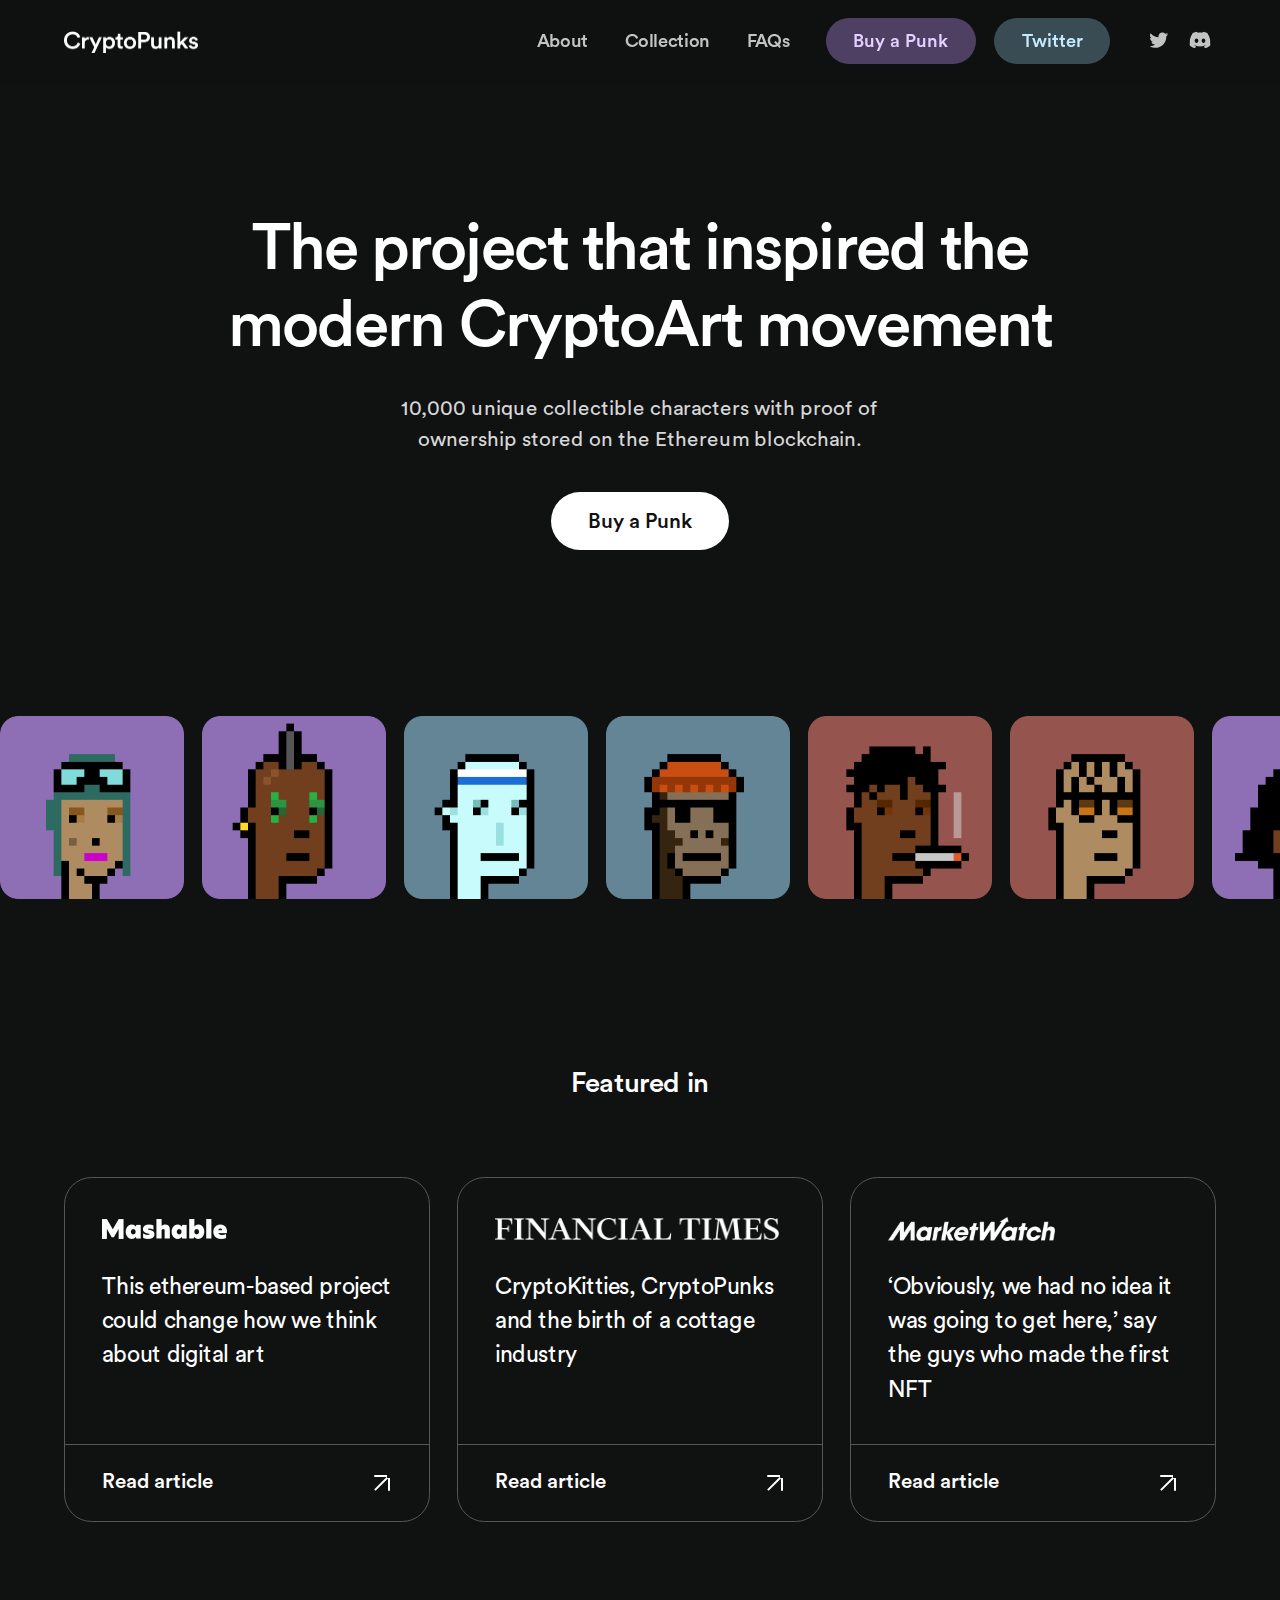
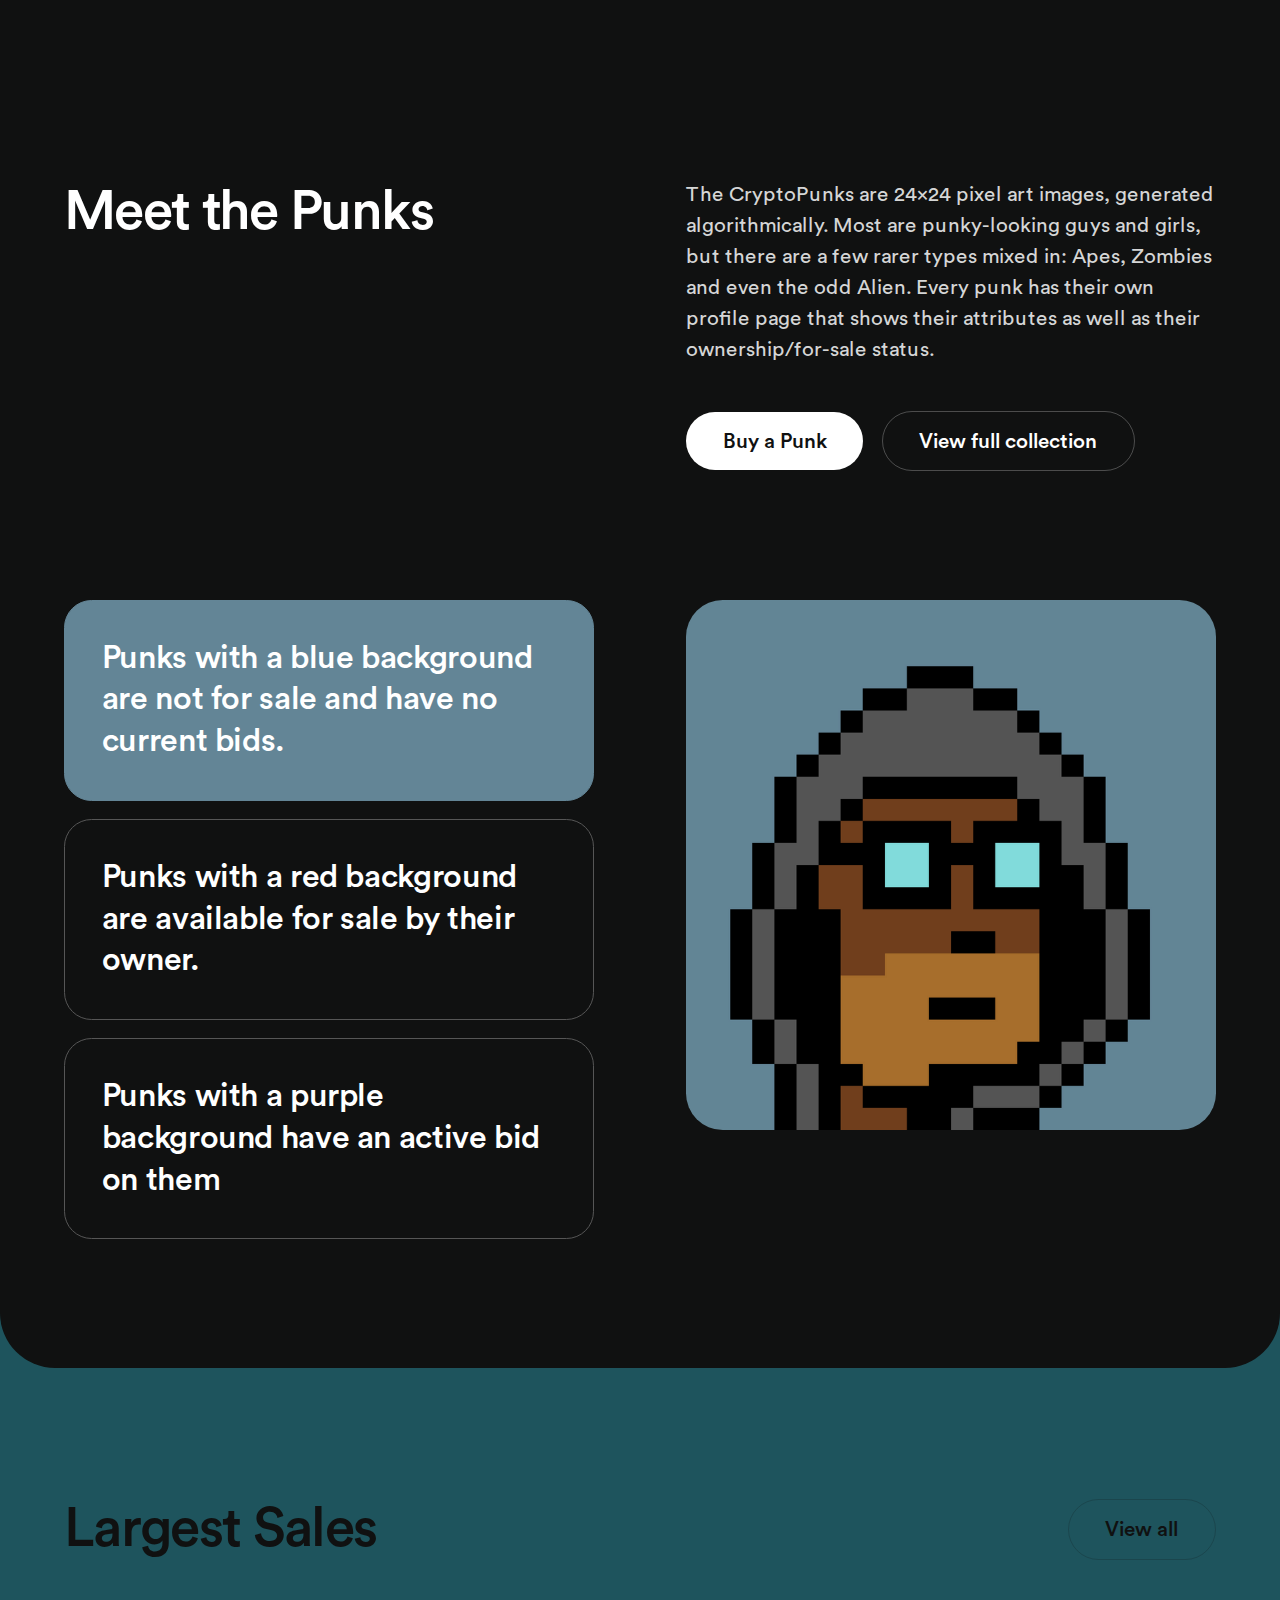
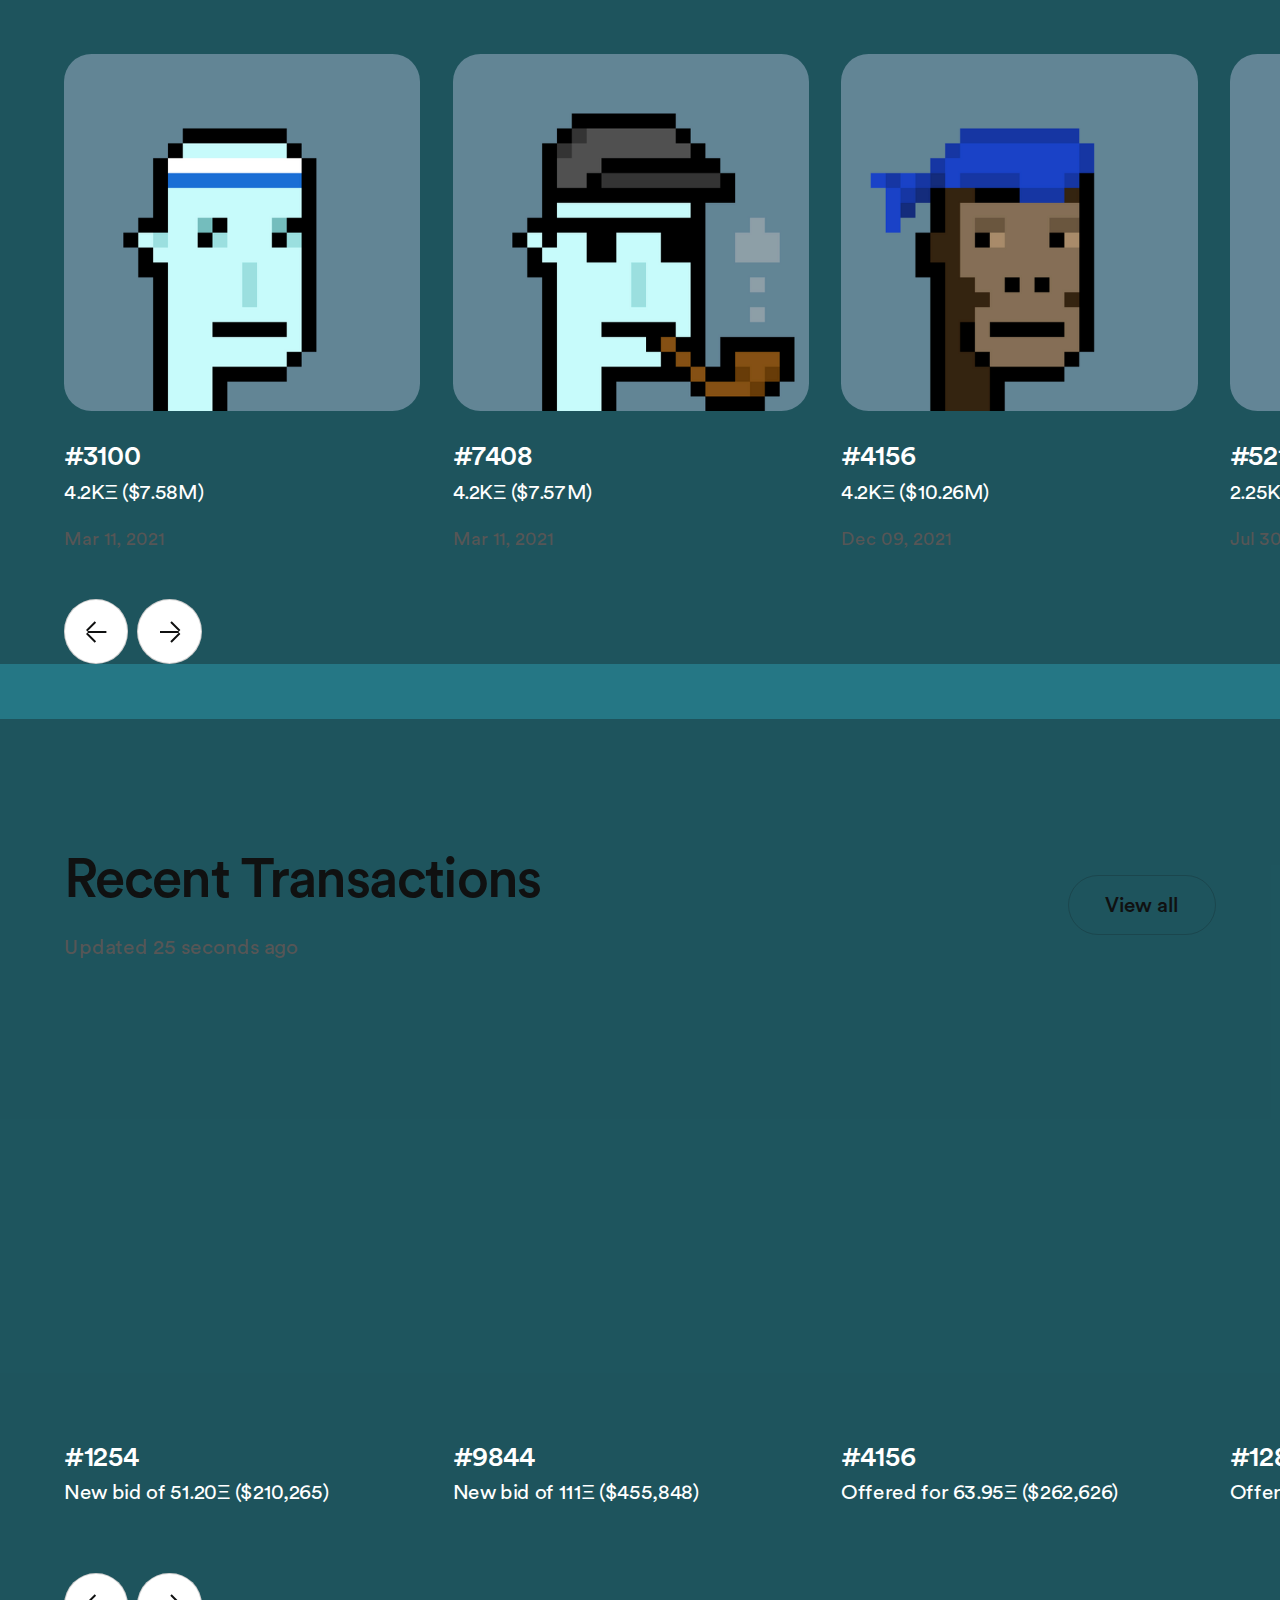
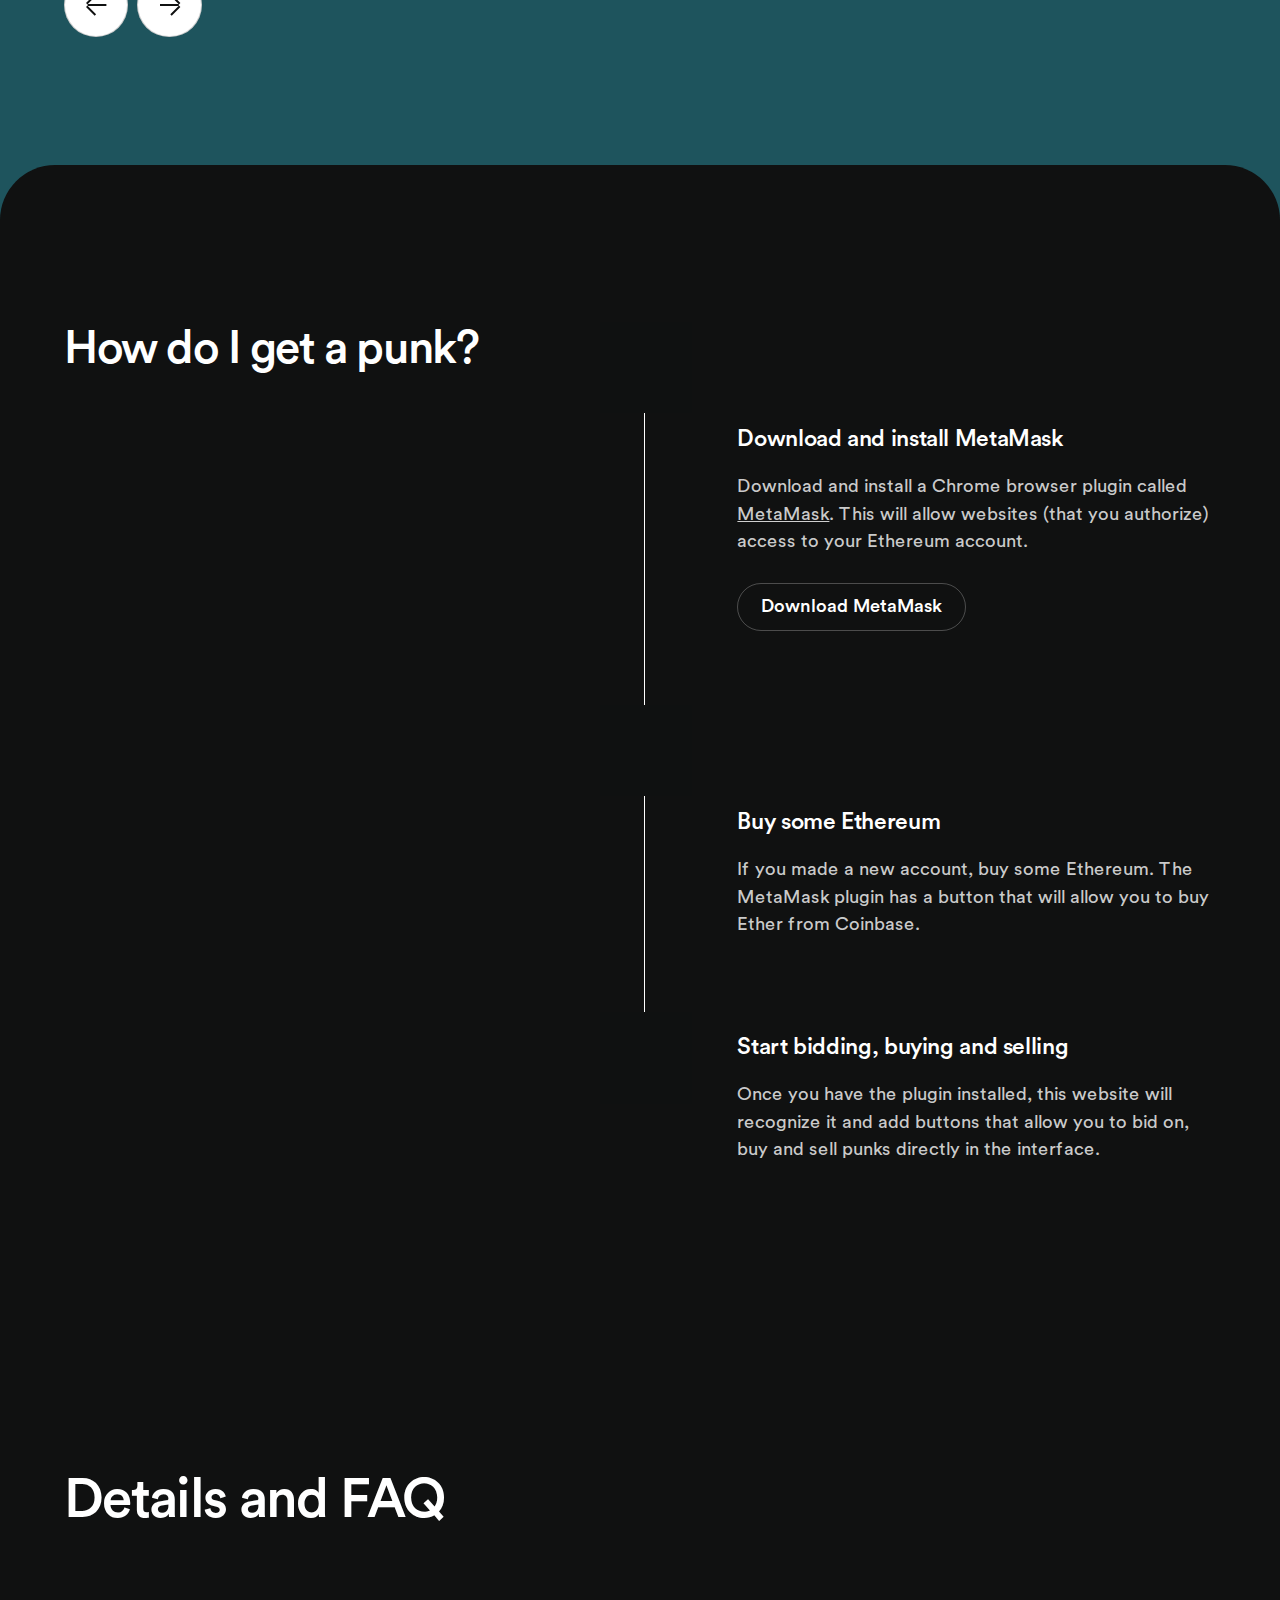
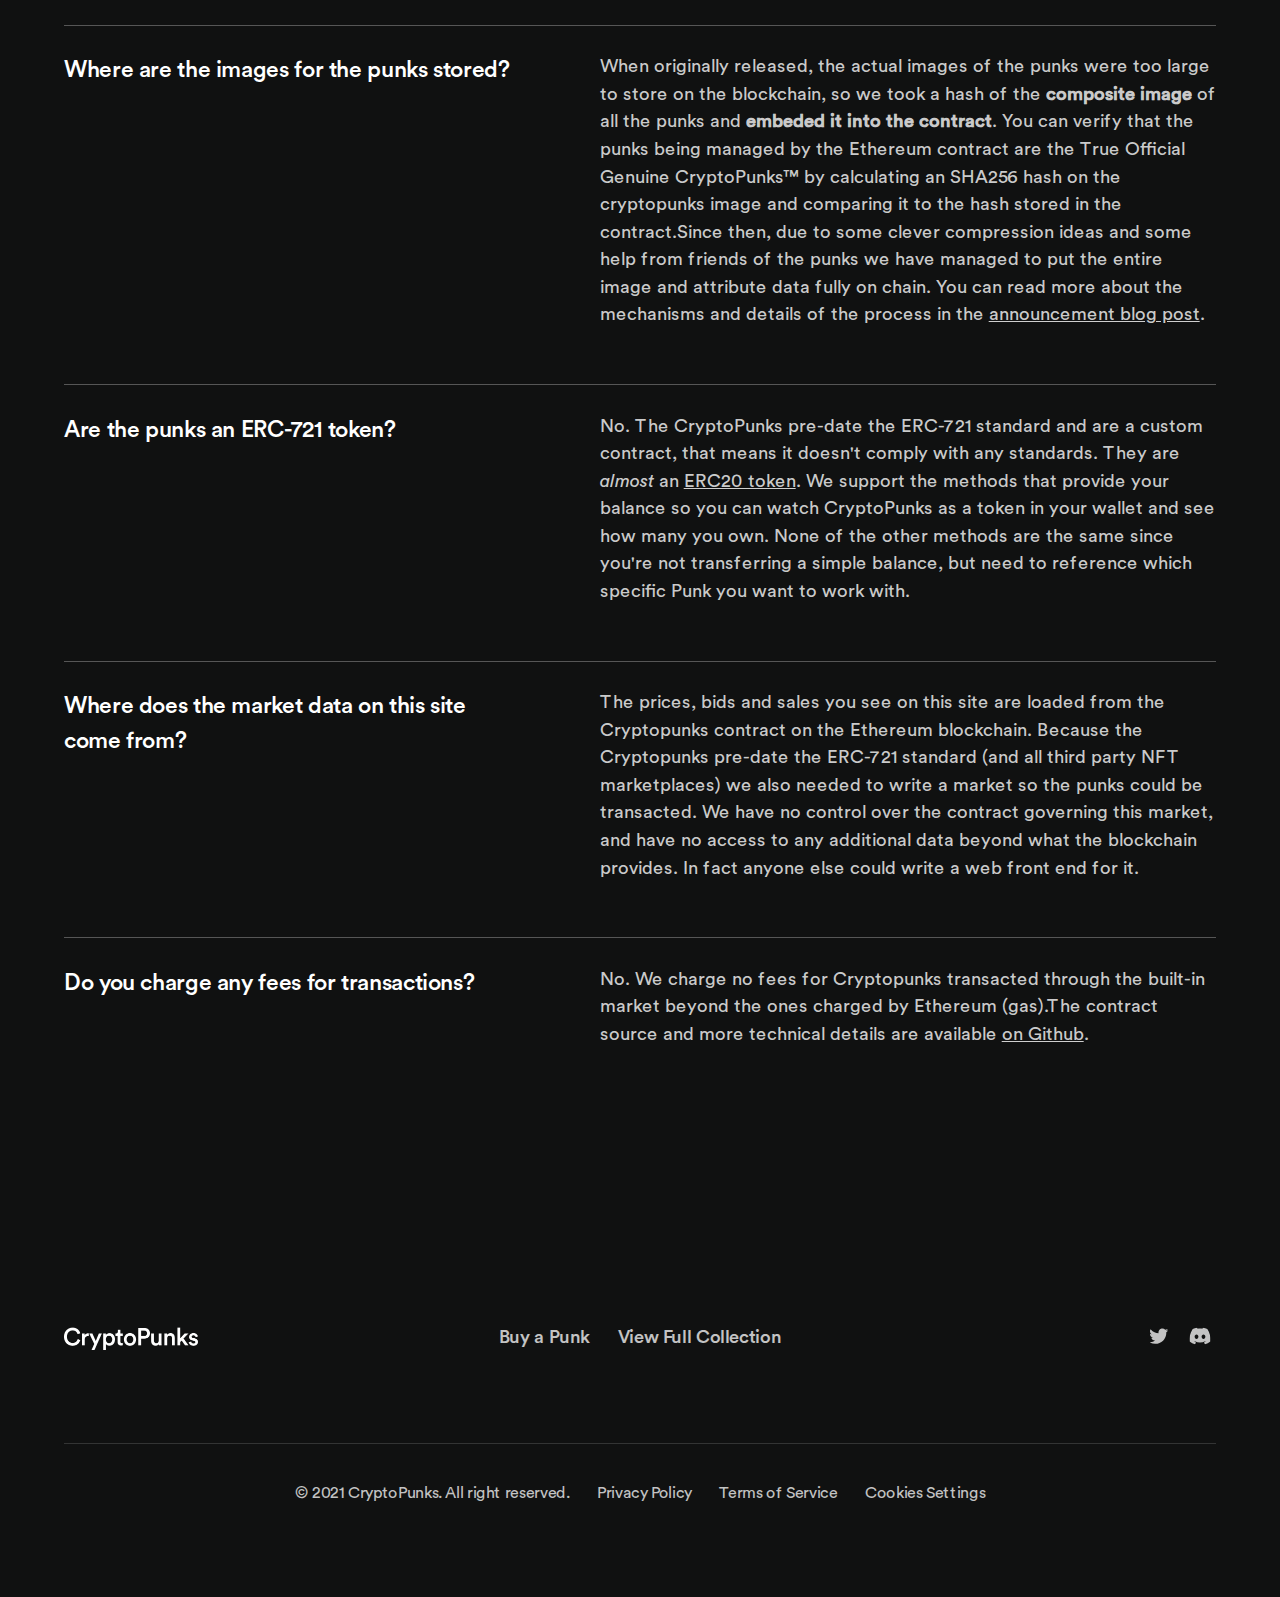
<file: index.html>
<!DOCTYPE html><!--  This site was created in Webflow. http://www.webflow.com  -->
<!--  Last Published: Mon Feb 21 2022 17:05:02 GMT+0000 (Coordinated Universal Time)  -->
<html data-wf-page="6213c5283ba3408480818cfb" data-wf-site="6213c5283ba3408bad818cf7">
<head>
  <meta charset="utf-8">
  <title>cryptopunks-remake</title>
  <meta content="width=device-width, initial-scale=1" name="viewport">
  <meta content="Webflow" name="generator">
  <link href="css/normalize.css" rel="stylesheet" type="text/css">
  <link href="css/webflow.css" rel="stylesheet" type="text/css">
  <link href="css/cryptopunks-remake.webflow.css" rel="stylesheet" type="text/css">
  <!-- [if lt IE 9]><script src="https://cdnjs.cloudflare.com/ajax/libs/html5shiv/3.7.3/html5shiv.min.js" type="text/javascript"></script><![endif] -->
  <script type="text/javascript">!function(o,c){var n=c.documentElement,t=" w-mod-";n.className+=t+"js",("ontouchstart"in o||o.DocumentTouch&&c instanceof DocumentTouch)&&(n.className+=t+"touch")}(window,document);</script>
  <link href="images/favicon.png" rel="shortcut icon" type="image/x-icon">
  <link href="images/webclip.png" rel="apple-touch-icon"><!--  Please keep this css code to improve the font quality -->
  <style>
  * {
  -webkit-font-smoothing: antialiased;
  -moz-osx-font-smoothing: grayscale;
}
</style>
  <meta name="facebook-domain-verification" content="mlk59ybu44651lzcbhhxjfl8vfae8q">
  <style>
  html { font-size: calc(1.0460484384958573rem + 0.12746972594008923vw); }
  @media screen and (max-width:2560px) { html { font-size: calc(1.0460484384958573rem + 0.1274697259400892vw); } }
  @media screen and (max-width:991px) { html { font-size: calc(0.8484933035714286rem + 0.4464285714285714vw); } }
  @media screen and (max-width:767px) { html { font-size: calc(0.8966262975778546rem + 0.34602076124567477vw); } }
  @media screen and (max-width:478px) { html { font-size: calc(0.875rem + 0.41841004184100417vw); } }
</style>
</head>
<body>
  <div class="page-wrapper">
    <div class="global-styles w-embed">
      <style>
/* Snippet gets rid of top margin on first element in any rich text*/
.w-richtext>:first-child {
	margin-top: 0;
}
/* Snippet gets rid of bottom margin on last element in any rich text*/
.w-richtext>:last-child, .w-richtext ol li:last-child, .w-richtext ul li:last-child {
    margin-bottom: 0;
}
/* Snippet makes all link elements listed below to inherit color from their parent */
a, 
.w-tab-link,
.w-nav-link,
.w-dropdown-btn,
.w-dropdown-toggle,
.w-dropdown-link
{
color: inherit;
}
/* Snippet prevents all click and hover interaction with an element */
.clickable-off {
  pointer-events: none;
}
/* Snippet enables all click and hover interaction with an element */
.clickable-on{
  pointer-events: auto;
}
/* Snippet enables you to add class of div-square which creates and maintains a 1:1 dimension of a div.*/
.div-square::after {
  content: "";
  display: block;
  padding-bottom: 100%;
}
/*Hide focus outline for main content element*/
    main:focus-visible {
    outline: -webkit-focus-ring-color auto 0px;
}
/* Make sure containers never lose their center alignment*/
.container-medium, .container-small, .container-large {
  margin-right: auto !important;
  margin-left: auto !important;
}
/*Reset selects, buttons, and links styles*/
.w-input, .w-select, a {
color: inherit;
text-decoration: inherit;
font-size: inherit;
}
/*Apply "..." after 3 lines of text */
.text-style-3lines {
    display: -webkit-box;
    overflow: hidden;
    -webkit-line-clamp: 3;
    -webkit-box-orient: vertical;
}
/* Apply "..." after 2 lines of text */
.text-style-2lines {
    display: -webkit-box;
    overflow: hidden;
    -webkit-line-clamp: 2;
    -webkit-box-orient: vertical;
}
/* Apply "..." at 100% width */
.truncate-width { 
		width: 100%; 
    white-space: nowrap; 
    overflow: hidden; 
    text-overflow: ellipsis; 
}
/* Removes native scrollbar */
.no-scrollbar {
    -ms-overflow-style: none;  // IE 10+
    overflow: -moz-scrollbars-none;  // Firefox
}
.no-scrollbar::-webkit-scrollbar {
    display: none; // Safari and Chrome
}
</style>
    </div>
    <div data-collapse="medium" data-animation="default" data-duration="400" data-w-id="cecbe119-dda2-0e4d-52e7-2e8f117a6968" data-easing="ease" data-easing2="ease" role="banner" class="navbar_component w-nav">
      <div class="navbar_container">
        <a href="#" class="navbar_logo-link w-nav-brand"><img src="images/CryptoPunks-logo.png" loading="lazy" width="134" alt=""></a>
        <nav role="navigation" class="navbar_menu w-nav-menu">
          <a href="#about" class="navbar_link w-nav-link">About</a>
          <a href="#collection" class="navbar_link w-nav-link">Collection</a>
          <a href="#faq" class="navbar_link w-nav-link">FAQs</a>
          <a href="https://opensea.io/collection/cryptopunks" target="_blank" class="navbar_button purple w-button">Buy a Punk</a>
          <a href="https://twitter.com/dreamfulldev" target="_blank" class="navbar_button blue w-button">Twitter</a>
          <div class="w-layout-grid navbar_social-wrapper">
            <a href="https://twitter.com/larvalabs" target="_blank" class="navbar_social-link w-inline-block">
              <div class="social-icon w-embed"><svg width="24" height="24" viewbox="0 0 24 24" fill="none" xmlns="http://www.w3.org/2000/svg">
                  <path d="M20.9728 6.7174C20.5084 7.33692 19.947 7.87733 19.3103 8.31776C19.3103 8.47959 19.3103 8.64142 19.3103 8.81225C19.3154 11.7511 18.1415 14.5691 16.0518 16.6345C13.962 18.6999 11.1312 19.8399 8.19405 19.7989C6.49599 19.8046 4.81967 19.4169 3.29642 18.6661C3.21428 18.6302 3.16131 18.549 3.16162 18.4593V18.3604C3.16162 18.2313 3.26623 18.1267 3.39527 18.1267C5.06442 18.0716 6.67402 17.4929 7.99634 16.4724C6.48553 16.4419 5.12619 15.5469 4.5006 14.1707C4.46901 14.0956 4.47884 14.0093 4.52657 13.9432C4.57429 13.8771 4.653 13.8407 4.73425 13.8471C5.19342 13.8932 5.65718 13.8505 6.1002 13.7212C4.43239 13.375 3.17921 11.9904 2.99986 10.2957C2.99349 10.2144 3.02992 10.1357 3.096 10.0879C3.16207 10.0402 3.24824 10.0303 3.32338 10.062C3.77094 10.2595 4.25409 10.3635 4.74324 10.3676C3.28184 9.40846 2.65061 7.58405 3.20655 5.92622C3.26394 5.76513 3.40181 5.64612 3.5695 5.61294C3.73718 5.57975 3.90996 5.63728 4.02432 5.76439C5.99639 7.86325 8.70604 9.11396 11.5819 9.25279C11.5083 8.95885 11.4721 8.65676 11.4741 8.35372C11.501 6.76472 12.4842 5.34921 13.9634 4.76987C15.4425 4.19054 17.1249 4.56203 18.223 5.71044C18.9714 5.56785 19.695 5.31645 20.3707 4.96421C20.4202 4.93331 20.483 4.93331 20.5325 4.96421C20.5634 5.01373 20.5634 5.07652 20.5325 5.12604C20.2052 5.87552 19.6523 6.50412 18.9509 6.92419C19.5651 6.85296 20.1685 6.70807 20.7482 6.49264C20.797 6.45942 20.8611 6.45942 20.9099 6.49264C20.9508 6.51134 20.9814 6.54711 20.9935 6.59042C21.0056 6.63373 20.998 6.68018 20.9728 6.7174Z" fill="CurrentColor"></path>
                </svg></div>
            </a>
            <a href="#" class="navbar_social-link w-inline-block">
              <div class="social-icon w-embed"><svg width="24" height="24" viewbox="0 0 24 24" fill="none" xmlns="http://www.w3.org/2000/svg">
                  <g clip-path="url(#clip0_16_462)">
                    <path d="M19.2774 5.01386C17.9389 4.37206 16.5036 3.89921 15.0029 3.62839C14.9756 3.62317 14.9483 3.63623 14.9342 3.66235C14.7496 4.00545 14.5451 4.45304 14.402 4.80485C12.7879 4.55232 11.182 4.55232 9.60103 4.80485C9.45782 4.44522 9.24592 4.00545 9.0605 3.66235C9.04642 3.6371 9.01912 3.62404 8.99179 3.62839C7.49192 3.89835 6.05662 4.3712 4.71732 5.01386C4.70572 5.01908 4.69579 5.0278 4.68919 5.03911C1.96672 9.28954 1.22092 13.4355 1.58678 17.5301C1.58844 17.5501 1.5992 17.5693 1.6141 17.5814C3.41031 18.9599 5.15024 19.7968 6.85787 20.3515C6.8852 20.3602 6.91415 20.3497 6.93155 20.3262C7.33549 19.7498 7.69556 19.1419 8.00429 18.5027C8.02251 18.4653 8.00512 18.4209 7.96788 18.4061C7.39674 18.1797 6.8529 17.9036 6.32976 17.5902C6.28838 17.5649 6.28507 17.503 6.32314 17.4734C6.43323 17.3872 6.54334 17.2975 6.64846 17.207C6.66748 17.1904 6.69398 17.1869 6.71634 17.1974C10.1531 18.8371 13.8739 18.8371 17.2701 17.1974C17.2924 17.1861 17.3189 17.1896 17.3388 17.2061C17.4439 17.2967 17.554 17.3872 17.6649 17.4734C17.703 17.503 17.7005 17.5649 17.6591 17.5902C17.136 17.9097 16.5922 18.1797 16.0202 18.4052C15.983 18.42 15.9664 18.4653 15.9846 18.5027C16.3 19.141 16.66 19.7489 17.0565 20.3254C17.0731 20.3497 17.1029 20.3602 17.1302 20.3515C18.8461 19.7968 20.586 18.9599 22.3823 17.5814C22.398 17.5693 22.4079 17.551 22.4096 17.5309C22.8474 12.7972 21.6762 8.68521 19.3047 5.03998C19.2989 5.0278 19.289 5.01908 19.2774 5.01386ZM8.51752 15.0369C7.48281 15.0369 6.63024 14.0442 6.63024 12.825C6.63024 11.6059 7.46628 10.6132 8.51752 10.6132C9.57701 10.6132 10.4213 11.6146 10.4048 12.825C10.4048 14.0442 9.56873 15.0369 8.51752 15.0369ZM15.4954 15.0369C14.4607 15.0369 13.6082 14.0442 13.6082 12.825C13.6082 11.6059 14.4442 10.6132 15.4954 10.6132C16.5549 10.6132 17.3992 11.6146 17.3827 12.825C17.3827 14.0442 16.5549 15.0369 15.4954 15.0369Z" fill="CurrentColor"></path>
                  </g>
                  <defs>
                    <clippath id="clip0_16_462">
                      <rect width="21" height="17" fill="white" transform="translate(1.5 3.5)"></rect>
                    </clippath>
                  </defs>
                </svg></div>
            </a>
          </div>
        </nav>
        <div class="navbar_menu-button w-nav-button">
          <div class="menu-icon1">
            <div class="menu-icon1_line-top"></div>
            <div class="menu-icon1_line-middle">
              <div class="menu-icon_line-middle-inner"></div>
            </div>
            <div class="menu-icon1_line-bottom"></div>
          </div>
        </div>
      </div>
    </div>
    <main class="main-wrapper">
      <header class="section-home-header">
        <div class="page-padding">
          <div class="container-large">
            <div class="padding-vertical padding-xhuge">
              <div class="home-header_component">
                <div class="text-align-center">
                  <div class="max-width-large">
                    <div class="margin-bottom margin-small">
                      <h1>The project that inspired the modern CryptoArt movement</h1>
                    </div>
                    <div class="margin-bottom margin-medium">
                      <div class="max-width-small align-center">
                        <p class="text-size-medium text-color-grey">10,000 unique collectible characters with proof of ownership stored on the Ethereum blockchain.</p>
                      </div>
                    </div>
                    <div class="button-wrapper button-wrapper-center">
                      <a href="https://opensea.io/collection/cryptopunks" target="_blank" class="button w-button">Buy a Punk</a>
                    </div>
                  </div>
                </div>
              </div>
            </div>
          </div>
        </div>
      </header>
      <div data-w-id="fbb2cfb0-0e22-75f4-4978-59c3b7e98b54" class="punks-slider_component">
        <div class="punks-slider_content">
          <div class="punks-slider_list">
            <div id="w-node-fbb2cfb0-0e22-75f4-4978-59c3b7e98b5d-80818cfb" class="punks-slider_image-wrapper"><img src="images/punk1.png" loading="lazy" alt="" class="punks-slider_image"></div>
            <div id="w-node-fbb2cfb0-0e22-75f4-4978-59c3b7e98b5f-80818cfb" class="punks-slider_image-wrapper"><img src="images/punk2.png" loading="lazy" alt="" class="punks-slider_image"></div>
            <div id="w-node-fbb2cfb0-0e22-75f4-4978-59c3b7e98b61-80818cfb" class="punks-slider_image-wrapper"><img src="images/punk3.png" loading="lazy" alt="" class="punks-slider_image"></div>
            <div id="w-node-fbb2cfb0-0e22-75f4-4978-59c3b7e98b63-80818cfb" class="punks-slider_image-wrapper"><img src="images/Punk4.png" loading="lazy" alt="" class="punks-slider_image"></div>
            <div id="w-node-fbb2cfb0-0e22-75f4-4978-59c3b7e98b65-80818cfb" class="punks-slider_image-wrapper"><img src="images/punk5.png" loading="lazy" alt="" class="punks-slider_image"></div>
            <div id="w-node-fbb2cfb0-0e22-75f4-4978-59c3b7e98b67-80818cfb" class="punks-slider_image-wrapper"><img src="images/punk6.png" loading="lazy" alt="" class="punks-slider_image"></div>
            <div id="w-node-fbb2cfb0-0e22-75f4-4978-59c3b7e98b69-80818cfb" class="punks-slider_image-wrapper"><img src="images/punk7.png" loading="lazy" alt="" class="punks-slider_image"></div>
            <div id="w-node-fbb2cfb0-0e22-75f4-4978-59c3b7e98b6b-80818cfb" class="punks-slider_image-wrapper"><img src="images/punk8.png" loading="lazy" alt="" class="punks-slider_image"></div>
            <div id="w-node-_9ed2eecb-e9e1-89bc-80e5-5f12dedc8770-80818cfb" class="punks-slider_image-wrapper"><img src="images/punk9.png" loading="lazy" alt="" class="punks-slider_image"></div>
            <div id="w-node-eec378bd-d7c1-f0c8-11b1-631daca5078e-80818cfb" class="punks-slider_image-wrapper"><img src="images/punk10.png" loading="lazy" alt="" class="punks-slider_image"></div>
            <div id="w-node-fb36ae1f-5de5-1418-eeb9-4f9cfadbd542-80818cfb" class="punks-slider_image-wrapper"><img src="images/punk11.png" loading="lazy" alt="" class="punks-slider_image"></div>
            <div id="w-node-_7c26bdce-d3fb-a95c-fc14-2af5261498c4-80818cfb" class="punks-slider_image-wrapper"><img src="images/punk12.png" loading="lazy" alt="" class="punks-slider_image"></div>
          </div>
          <div class="punks-slider_list">
            <div id="w-node-f5d40f60-120f-910e-e57c-39d5cd055ad6-80818cfb" class="punks-slider_image-wrapper"><img src="images/punk1.png" loading="lazy" alt="" class="punks-slider_image"></div>
            <div id="w-node-f5d40f60-120f-910e-e57c-39d5cd055ad8-80818cfb" class="punks-slider_image-wrapper"><img src="images/punk2.png" loading="lazy" alt="" class="punks-slider_image"></div>
            <div id="w-node-f5d40f60-120f-910e-e57c-39d5cd055ada-80818cfb" class="punks-slider_image-wrapper"><img src="images/punk3.png" loading="lazy" alt="" class="punks-slider_image"></div>
            <div id="w-node-f5d40f60-120f-910e-e57c-39d5cd055adc-80818cfb" class="punks-slider_image-wrapper"><img src="images/Punk4.png" loading="lazy" alt="" class="punks-slider_image"></div>
            <div id="w-node-f5d40f60-120f-910e-e57c-39d5cd055ade-80818cfb" class="punks-slider_image-wrapper"><img src="images/punk5.png" loading="lazy" alt="" class="punks-slider_image"></div>
            <div id="w-node-f5d40f60-120f-910e-e57c-39d5cd055ae0-80818cfb" class="punks-slider_image-wrapper"><img src="images/punk6.png" loading="lazy" alt="" class="punks-slider_image"></div>
            <div id="w-node-f5d40f60-120f-910e-e57c-39d5cd055ae2-80818cfb" class="punks-slider_image-wrapper"><img src="images/punk7.png" loading="lazy" alt="" class="punks-slider_image"></div>
            <div id="w-node-f5d40f60-120f-910e-e57c-39d5cd055ae4-80818cfb" class="punks-slider_image-wrapper"><img src="images/punk8.png" loading="lazy" alt="" class="punks-slider_image"></div>
            <div id="w-node-f5d40f60-120f-910e-e57c-39d5cd055ae6-80818cfb" class="punks-slider_image-wrapper"><img src="images/punk9.png" loading="lazy" alt="" class="punks-slider_image"></div>
            <div id="w-node-f5d40f60-120f-910e-e57c-39d5cd055ae8-80818cfb" class="punks-slider_image-wrapper"><img src="images/punk10.png" loading="lazy" alt="" class="punks-slider_image"></div>
            <div id="w-node-f5d40f60-120f-910e-e57c-39d5cd055aea-80818cfb" class="punks-slider_image-wrapper"><img src="images/punk11.png" loading="lazy" alt="" class="punks-slider_image"></div>
            <div id="w-node-f5d40f60-120f-910e-e57c-39d5cd055aec-80818cfb" class="punks-slider_image-wrapper"><img src="images/punk12.png" loading="lazy" alt="" class="punks-slider_image"></div>
          </div>
        </div>
      </div>
      <header id="blog-header-20" class="section-home-press">
        <div class="page-padding">
          <div class="container-large">
            <div class="padding-vertical padding-xhuge">
              <div class="text-align-center">
                <div class="max-width-large align-center">
                  <div class="margin-bottom margin-xlarge">
                    <div class="heading-small">Featured in</div>
                  </div>
                </div>
              </div>
              <div class="home-press_list-wrapper">
                <div class="w-layout-grid home-press_list">
                  <div class="home-press_item">
                    <a data-w-id="8a1370e8-83a9-14f2-c409-4b0d8de5c7cd" href="https://mashable.com/article/cryptopunks-ethereum-art-collectibles" target="_blank" class="home-press_item-link w-inline-block">
                      <div class="home-press_item-content-top">
                        <div class="margin-bottom margin-small"><img srcset="images/mashable-p-500.png 500w, images/mashable.png 601w" loading="lazy" sizes="(max-width: 479px) 52vw, 125.203125px" src="images/mashable.png" alt="" class="home-press_logo"></div>
                        <div class="text-size-large">This ethereum-based project could change how we think about digital art</div>
                      </div>
                      <div class="home-press_item-content-bottom">
                        <div class="button-tertiary">
                          <div>Read article</div><img src="images/crypto-arrow-icon.svg" loading="lazy" alt="" class="home-press_item-link-icon">
                        </div>
                      </div>
                    </a>
                  </div>
                  <div class="home-press_item">
                    <a data-w-id="a6d55829-4ecb-ab5a-ed02-3dec6bdcb875" href="https://www.ft.com/content/f9c1422a-47c9-11e8-8c77-ff51caedcde6" target="_blank" class="home-press_item-link w-inline-block">
                      <div class="home-press_item-content-top">
                        <div class="margin-bottom margin-small"><img src="images/Financial-Times.png" loading="lazy" alt="" class="home-press_logo"></div>
                        <div class="text-size-large">CryptoKitties, CryptoPunks and the birth of a cottage industry<br></div>
                      </div>
                      <div class="home-press_item-content-bottom">
                        <div class="button-tertiary">
                          <div>Read article</div><img src="images/crypto-arrow-icon.svg" loading="lazy" alt="" class="home-press_item-link-icon">
                        </div>
                      </div>
                    </a>
                  </div>
                  <div class="home-press_item">
                    <a data-w-id="9a2664f8-beb7-50de-e4ec-9c6bd513d47a" href="https://www.marketwatch.com/story/obviously-we-had-no-idea-it-was-going-to-get-here-say-the-guys-who-made-the-first-nft-11615324003" target="_blank" class="home-press_item-link w-inline-block">
                      <div class="home-press_item-content-top">
                        <div class="margin-bottom margin-small"><img srcset="images/marketwatch-p-500.png 500w, images/marketwatch.png 667w" loading="lazy" sizes="(max-width: 479px) 69vw, 166.75px" src="images/marketwatch.png" alt="" class="home-press_logo marketwatch"></div>
                        <div class="text-size-large">‘Obviously, we had no idea it was going to get here,’ say the guys who made the first NFT<br></div>
                      </div>
                      <div class="home-press_item-content-bottom">
                        <div class="button-tertiary">
                          <div>Read article</div><img src="images/crypto-arrow-icon.svg" loading="lazy" alt="" class="home-press_item-link-icon">
                        </div>
                      </div>
                    </a>
                  </div>
                </div>
              </div>
            </div>
          </div>
        </div>
      </header>
      <section id="about" class="section-home-punks">
        <div class="page-padding">
          <div class="container-large">
            <div class="padding-vertical padding-xhuge">
              <div class="margin-bottom margin-xhuge">
                <div class="w-layout-grid home-punks_content-wrapper">
                  <div class="home-punks_heading-wrapper">
                    <h2>Meet the Punks</h2>
                  </div>
                  <div class="home-punks_content-right">
                    <div class="margin-bottom margin-small">
                      <p class="text-size-medium text-color-grey">The CryptoPunks are 24x24 pixel art images, generated algorithmically. Most are punky-looking guys and girls, but there are a few rarer types mixed in: Apes, Zombies and even the odd Alien. Every punk has their own profile page that shows their attributes as well as their ownership/for-sale status.</p>
                    </div>
                    <div class="button-row">
                      <div class="button-wrapper">
                        <a href="https://opensea.io/collection/cryptopunks" target="_blank" class="button w-button">Buy a Punk</a>
                      </div>
                      <div class="button-wrapper">
                        <a href="#collection" class="button-secondary w-button">View full collection</a>
                      </div>
                    </div>
                  </div>
                </div>
              </div>
              <div data-duration-in="400" data-duration-out="200" data-current="Tab 1" data-easing="ease" class="home-punks_component w-tabs">
                <div id="w-node-_55ea86a4-fe8d-90ae-2330-938fba89e0a0-80818cfb" class="home-punks_tabs-menu w-tab-menu">
                  <a data-w-tab="Tab 1" class="home-punks_tabs-link blue w-inline-block w-tab-link w--current">
                    <h5 class="home-punks_heading-medium">Punks with a blue background are not for sale and have no current bids.</h5>
                  </a>
                  <a data-w-tab="Tab 2" class="home-punks_tabs-link red w-inline-block w-tab-link">
                    <h5 class="home-punks_heading-medium">Punks with a red background are available for sale by their owner.</h5>
                  </a>
                  <a data-w-tab="Tab 3" class="home-punks_tabs-link purple w-inline-block w-tab-link">
                    <h5 class="home-punks_heading-medium">Punks with a purple background have an active bid on them</h5>
                  </a>
                </div>
                <div class="w-tab-content">
                  <div data-w-tab="Tab 1" class="w-tab-pane w--tab-active">
                    <div class="home-punks__image-wrapper"><img sizes="(max-width: 479px) 100vw, (max-width: 991px) 90vw, 42vw" srcset="images/punk10_large-p-500.png 500w, images/punk10_large-p-800.png 800w, images/punk10_large-p-1080.png 1080w, images/punk10_large-p-1600.png 1600w, images/punk10_large.png 2240w" src="images/punk10_large.png" loading="lazy" alt="" class="home-punks_image"></div>
                  </div>
                  <div data-w-tab="Tab 2" class="w-tab-pane">
                    <div class="home-punks__image-wrapper"><img sizes="(max-width: 479px) 100vw, (max-width: 991px) 90vw, 42vw" srcset="images/Punk4_large-p-500.png 500w, images/Punk4_large-p-800.png 800w, images/Punk4_large-p-1080.png 1080w, images/Punk4_large-p-1600.png 1600w, images/Punk4_large.png 2240w" src="images/Punk4_large.png" loading="eager" alt="" class="home-punks_image"></div>
                  </div>
                  <div data-w-tab="Tab 3" class="w-tab-pane">
                    <div class="home-punks__image-wrapper"><img sizes="(max-width: 479px) 100vw, (max-width: 991px) 90vw, 42vw" srcset="images/punk9_large-p-500.png 500w, images/punk9_large-p-800.png 800w, images/punk9_large-p-1080.png 1080w, images/punk9_large-p-1600.png 1600w, images/punk9_large.png 2240w" src="images/punk9_large.png" loading="eager" alt="" class="home-punks_image"></div>
                  </div>
                </div>
              </div>
            </div>
          </div>
        </div>
      </section>
      <section id="collection" class="section-home-sales">
        <div class="page-padding">
          <div class="container-large">
            <div class="padding-top padding-xhuge">
              <div class="margin-bottom margin-xxlarge">
                <div class="home-sales_content-top">
                  <h2 class="text-color-black">Largest Sales</h2>
                  <a href="https://opensea.io/collection/cryptopunks" target="_blank" class="button-secondary invert-colors w-button">View all</a>
                </div>
              </div>
              <div data-delay="4000" data-animation="slide" class="home-sales_component w-slider" data-autoplay="false" data-easing="ease" data-hide-arrows="false" data-disable-swipe="false" data-autoplay-limit="0" data-nav-spacing="3" data-duration="500" data-infinite="false">
                <div class="home-sales_mask w-slider-mask">
                  <div class="home-sales_slide w-slide">
                    <div class="home-sales_item">
                      <div class="margin-bottom margin-small">
                        <div class="home-sales_image-wrapper"><img srcset="images/punk3100-p-500.png 500w, images/punk3100.png 1167w" loading="lazy" sizes="(max-width: 479px) 80vw, (max-width: 767px) 69vw, (max-width: 991px) 42vw, 28vw" src="images/punk3100.png" alt="" class="home-sales_image"></div>
                      </div>
                      <div class="margin-bottom margin-xsmall">
                        <div class="heading-small">#3100</div>
                        <div class="text-size-medium">4.2KΞ ($7.58M)<br></div>
                      </div>
                      <p class="text-color-darkgrey">Mar 11, 2021</p>
                    </div>
                  </div>
                  <div class="home-sales_slide w-slide">
                    <div class="home-sales_item">
                      <div class="margin-bottom margin-small">
                        <div class="home-sales_image-wrapper"><img srcset="images/punk7804-p-500.png 500w, images/punk7804.png 1167w" loading="lazy" sizes="(max-width: 479px) 80vw, (max-width: 767px) 69vw, (max-width: 991px) 42vw, 28vw" src="images/punk7804.png" alt="" class="home-sales_image"></div>
                      </div>
                      <div class="margin-bottom margin-xsmall">
                        <div class="heading-small">#7408</div>
                        <div class="text-size-medium">4.2KΞ ($7.57M)<br></div>
                      </div>
                      <p class="text-color-darkgrey">Mar 11, 2021</p>
                    </div>
                  </div>
                  <div class="home-sales_slide w-slide">
                    <div class="home-sales_item">
                      <div class="margin-bottom margin-small">
                        <div class="home-sales_image-wrapper"><img srcset="images/punk4156-p-500.png 500w, images/punk4156.png 1167w" loading="lazy" sizes="(max-width: 479px) 80vw, (max-width: 767px) 69vw, (max-width: 991px) 42vw, 28vw" src="images/punk4156.png" alt="" class="home-sales_image"></div>
                      </div>
                      <div class="margin-bottom margin-xsmall">
                        <div class="heading-small">#4156</div>
                        <div class="text-size-medium">4.2KΞ ($10.26M)<br></div>
                      </div>
                      <p class="text-color-darkgrey">Dec 09, 2021</p>
                    </div>
                  </div>
                  <div class="home-sales_slide w-slide">
                    <div class="home-sales_item">
                      <div class="margin-bottom margin-small">
                        <div class="home-sales_image-wrapper"><img src="images/punk2140-1.png" loading="lazy" alt="" class="home-sales_image"></div>
                      </div>
                      <div class="margin-bottom margin-xsmall">
                        <div class="heading-small">#5217</div>
                        <div class="text-size-medium">2.25KΞ ($5.45M)<br></div>
                      </div>
                      <p class="text-color-darkgrey">Jul 30, 2021</p>
                    </div>
                  </div>
                  <div class="home-sales_slide w-slide">
                    <div class="home-sales_item">
                      <div class="margin-bottom margin-small">
                        <div class="home-sales_image-wrapper"><img srcset="images/punk8857-p-500.png 500w, images/punk8857.png 1167w" loading="lazy" sizes="(max-width: 479px) 80vw, (max-width: 767px) 69vw, (max-width: 991px) 42vw, 28vw" src="images/punk8857.png" alt="" class="home-sales_image"></div>
                      </div>
                      <div class="margin-bottom margin-xsmall">
                        <div class="heading-small">#8857</div>
                        <div class="text-size-medium">2KΞ ($6.63M)<br></div>
                      </div>
                      <p class="text-color-darkgrey">Sep 11, 2021</p>
                    </div>
                  </div>
                  <div class="home-sales_slide w-slide">
                    <div class="home-sales_item">
                      <div class="margin-bottom margin-small">
                        <div class="home-sales_image-wrapper"><img srcset="images/punk2140-p-500.png 500w, images/punk2140.png 1167w" loading="lazy" sizes="(max-width: 479px) 80vw, (max-width: 767px) 69vw, (max-width: 991px) 42vw, 28vw" src="images/punk2140.png" alt="" class="home-sales_image"></div>
                      </div>
                      <div class="margin-bottom margin-xsmall">
                        <div class="heading-small">#2140</div>
                        <div class="text-size-medium">1.6KΞ ($3.76M)<br></div>
                      </div>
                      <p class="text-color-darkgrey">Jul 30, 2021</p>
                    </div>
                  </div>
                  <div class="home-sales_slide w-slide">
                    <div class="home-sales_item">
                      <div class="margin-bottom margin-small">
                        <div class="home-sales_image-wrapper"><img src="images/punk7252.png" loading="lazy" alt="" class="home-sales_image"></div>
                      </div>
                      <div class="margin-bottom margin-xsmall">
                        <div class="heading-small">#7252</div>
                        <div class="text-size-medium">1.6KΞ ($5.33M)<br></div>
                      </div>
                      <p class="text-color-darkgrey">Aug 24, 2021</p>
                    </div>
                  </div>
                  <div class="home-sales_slide w-slide">
                    <div class="home-sales_item">
                      <div class="margin-bottom margin-small">
                        <div class="home-sales_image-wrapper"><img srcset="images/punk6275-p-500.png 500w, images/punk6275.png 1167w" loading="lazy" sizes="(max-width: 479px) 80vw, (max-width: 767px) 69vw, (max-width: 991px) 42vw, 28vw" src="images/punk6275.png" alt="" class="home-sales_image"></div>
                      </div>
                      <div class="margin-bottom margin-xsmall">
                        <div class="heading-small">#2338</div>
                        <div class="text-size-medium">1.5KΞ ($4.32M)<br></div>
                      </div>
                      <p class="text-color-darkgrey">Aug 06, 2021</p>
                    </div>
                  </div>
                </div>
                <div class="home-sales_arrow left w-slider-arrow-left"><img src="images/arrow-left_black.svg" loading="lazy" alt=""></div>
                <div class="home-sales_arrow w-slider-arrow-right"><img src="images/arrow-right_black.svg" loading="lazy" alt=""></div>
                <div class="home-sales_slide-nav w-slider-nav w-slider-nav-invert w-round"></div>
              </div>
            </div>
          </div>
        </div>
      </section>
      <section class="section-home-sales">
        <div class="page-padding">
          <div class="container-large">
            <div class="padding-vertical padding-xhuge">
              <div class="margin-bottom margin-xxlarge">
                <div class="home-sales_content-top">
                  <div>
                    <div class="margin-bottom margin-xsmall">
                      <h2 class="text-color-black">Recent Transactions</h2>
                    </div>
                    <p class="text-size-medium text-color-darkgrey">Updated 25 seconds ago</p>
                  </div>
                  <a href="https://opensea.io/collection/cryptopunks" target="_blank" class="button-secondary invert-colors w-button">View all</a>
                </div>
              </div>
              <div data-delay="4000" data-animation="slide" class="home-sales_component w-slider" data-autoplay="false" data-easing="ease" data-hide-arrows="false" data-disable-swipe="false" data-autoplay-limit="0" data-nav-spacing="3" data-duration="500" data-infinite="false">
                <div class="home-sales_mask w-slider-mask">
                  <div class="home-sales_slide w-slide">
                    <div class="home-sales_item">
                      <div class="margin-bottom margin-small">
                        <div class="home-sales_image-wrapper"><img srcset="images/punk1254-p-500.png 500w, images/punk1254.png 1167w" loading="lazy" sizes="(max-width: 479px) 80vw, (max-width: 767px) 69vw, (max-width: 991px) 42vw, 28vw" src="images/punk1254.png" alt="" class="home-sales_image"></div>
                      </div>
                      <div class="margin-bottom margin-xsmall">
                        <div class="heading-small">#1254</div>
                        <div class="text-size-medium">New bid of 51.20Ξ ($210,265)<br></div>
                      </div>
                    </div>
                  </div>
                  <div class="home-sales_slide w-slide">
                    <div class="home-sales_item">
                      <div class="margin-bottom margin-small">
                        <div class="home-sales_image-wrapper"><img srcset="images/punk9844-p-500.png 500w, images/punk9844.png 1167w" loading="lazy" sizes="(max-width: 479px) 80vw, (max-width: 767px) 69vw, (max-width: 991px) 42vw, 28vw" src="images/punk9844.png" alt="" class="home-sales_image"></div>
                      </div>
                      <div class="margin-bottom margin-xsmall">
                        <div class="heading-small">#9844</div>
                        <div class="text-size-medium">New bid of 111Ξ ($455,848)<br></div>
                      </div>
                    </div>
                  </div>
                  <div class="home-sales_slide w-slide">
                    <div class="home-sales_item">
                      <div class="margin-bottom margin-small">
                        <div class="home-sales_image-wrapper"><img srcset="images/punk5071-p-500.png 500w, images/punk5071.png 1167w" loading="lazy" sizes="(max-width: 479px) 80vw, (max-width: 767px) 69vw, (max-width: 991px) 42vw, 28vw" src="images/punk5071.png" alt="" class="home-sales_image"></div>
                      </div>
                      <div class="margin-bottom margin-xsmall">
                        <div class="heading-small">#4156</div>
                        <div class="text-size-medium">Offered for 63.95Ξ ($262,626)<br></div>
                      </div>
                    </div>
                  </div>
                  <div class="home-sales_slide w-slide">
                    <div class="home-sales_item">
                      <div class="margin-bottom margin-small">
                        <div class="home-sales_image-wrapper"><img srcset="images/punk1281-p-500.png 500w, images/punk1281.png 1167w" loading="lazy" sizes="(max-width: 479px) 80vw, (max-width: 767px) 69vw, (max-width: 991px) 42vw, 28vw" src="images/punk1281.png" alt="" class="home-sales_image"></div>
                      </div>
                      <div class="margin-bottom margin-xsmall">
                        <div class="heading-small">#1281</div>
                        <div class="text-size-medium">Offered for 63.95Ξ ($262,626)<br></div>
                      </div>
                    </div>
                  </div>
                  <div class="home-sales_slide w-slide">
                    <div class="home-sales_item">
                      <div class="margin-bottom margin-small">
                        <div class="home-sales_image-wrapper"><img srcset="images/punk4841-p-500.png 500w, images/punk4841-p-800.png 800w, images/punk4841.png 1167w" loading="lazy" sizes="(max-width: 479px) 80vw, (max-width: 767px) 69vw, (max-width: 991px) 42vw, 28vw" src="images/punk4841.png" alt="" class="home-sales_image"></div>
                      </div>
                      <div class="margin-bottom margin-xsmall">
                        <div class="heading-small">#4841</div>
                        <div class="text-size-medium">Bought for 53.83Ξ ($221,066)<br></div>
                      </div>
                    </div>
                  </div>
                  <div class="home-sales_slide w-slide">
                    <div class="home-sales_item">
                      <div class="margin-bottom margin-small">
                        <div class="home-sales_image-wrapper"><img srcset="images/punk6904-p-500.png 500w, images/punk6904.png 1167w" loading="lazy" sizes="(max-width: 479px) 80vw, (max-width: 767px) 69vw, (max-width: 991px) 42vw, 28vw" src="images/punk6904.png" alt="" class="home-sales_image"></div>
                      </div>
                      <div class="margin-bottom margin-xsmall">
                        <div class="heading-small">#6904</div>
                        <div class="text-size-medium">New bid of 52.52Ξ ($215,686)<br></div>
                      </div>
                    </div>
                  </div>
                  <div class="home-sales_slide w-slide">
                    <div class="home-sales_item">
                      <div class="margin-bottom margin-small">
                        <div class="home-sales_image-wrapper"><img srcset="images/punk5254-p-500.png 500w, images/punk5254.png 1167w" loading="lazy" sizes="(max-width: 479px) 80vw, (max-width: 767px) 69vw, (max-width: 991px) 42vw, 28vw" src="images/punk5254.png" alt="" class="home-sales_image"></div>
                      </div>
                      <div class="margin-bottom margin-xsmall">
                        <div class="heading-small">#5254</div>
                        <div class="text-size-medium">Bought for 52Ξ ($213,550)<br></div>
                      </div>
                    </div>
                  </div>
                  <div class="home-sales_slide w-slide">
                    <div class="home-sales_item">
                      <div class="margin-bottom margin-small">
                        <div class="home-sales_image-wrapper"><img srcset="images/punk3346-p-500.png 500w, images/punk3346.png 1167w" loading="lazy" sizes="(max-width: 479px) 80vw, (max-width: 767px) 69vw, (max-width: 991px) 42vw, 28vw" src="images/punk3346.png" alt="" class="home-sales_image"></div>
                      </div>
                      <div class="margin-bottom margin-xsmall">
                        <div class="heading-small">#3346</div>
                        <div class="text-size-medium">Offered for 56Ξ ($229,977)<br></div>
                      </div>
                    </div>
                  </div>
                </div>
                <div class="home-sales_arrow left w-slider-arrow-left"><img src="images/arrow-left_black.svg" loading="lazy" alt=""></div>
                <div class="home-sales_arrow w-slider-arrow-right"><img src="images/arrow-right_black.svg" loading="lazy" alt=""></div>
                <div class="home-sales_slide-nav w-slider-nav w-slider-nav-invert w-round"></div>
              </div>
            </div>
          </div>
        </div>
      </section>
      <section class="section-home-howto">
        <div class="page-padding">
          <div class="container-large">
            <div class="padding-vertical padding-xhuge">
              <div class="w-layout-grid home-howto_component">
                <div class="home-howto_content-left">
                  <div class="margin-top margin-small">
                    <h3>How do I get a punk?</h3>
                  </div>
                </div>
                <div class="howto_content-right">
                  <div data-w-id="32d1df33-6389-b5db-ec6e-66c1b82341d3" class="home-howto_timeline-wrapper">
                    <div class="home-howto_progress-bar-wrapper">
                      <div class="home-howto_progress-bar"></div>
                    </div>
                    <div data-w-id="32d1df33-6389-b5db-ec6e-66c1b82341d6" class="w-layout-grid home-howto_timeline-step">
                      <div class="home-howto_timeline-left">
                        <div class="home-howto_timeline-icon-wrapper"><img src="images/step1.svg" loading="lazy" alt="" class="icon-1x1-medium"></div>
                      </div>
                      <div class="home-howto_timeline-right">
                        <div class="home-howto_text-wrapper">
                          <div class="margin-bottom margin-small"><img src="images/metamask_1metamask.png" loading="lazy" alt="" class="icon-1x1-medium"></div>
                          <div class="margin-bottom margin-xsmall">
                            <h6>Download and install MetaMask</h6>
                          </div>
                          <p>Download and install a Chrome browser plugin called <a href="https://metamask.io/" class="text-style-link">MetaMask</a>. This will allow websites (that you authorize) access to your Ethereum account.</p>
                          <div class="margin-top margin-small">
                            <a href="https://metamask.io/" target="_blank" class="button-secondary button-small w-button">Download MetaMask</a>
                          </div>
                        </div>
                      </div>
                    </div>
                    <div data-w-id="32d1df33-6389-b5db-ec6e-66c1b82341e1" class="w-layout-grid home-howto_timeline-step">
                      <div class="home-howto_timeline-left">
                        <div class="home-howto_timeline-icon-wrapper"><img src="images/step2.svg" loading="lazy" alt="" class="icon-1x1-medium"></div>
                      </div>
                      <div class="home-howto_timeline-right">
                        <div class="home-howto_text-wrapper">
                          <div class="margin-bottom margin-small"><img src="images/ethereum_1ethereum.png" loading="lazy" alt="" class="icon-1x1-medium"></div>
                          <div class="margin-bottom margin-xsmall">
                            <h6>Buy some Ethereum</h6>
                          </div>
                          <p>If you made a new account, buy some Ethereum. The MetaMask plugin has a button that will allow you to buy Ether from Coinbase.<br></p>
                        </div>
                      </div>
                    </div>
                    <div data-w-id="32d1df33-6389-b5db-ec6e-66c1b82341ec" class="w-layout-grid home-howto_timeline-step">
                      <div class="home-howto_timeline-left">
                        <div class="home-howto_timeline-icon-wrapper"><img src="images/step3.svg" loading="lazy" alt="" class="icon-1x1-medium"></div>
                      </div>
                      <div class="home-howto_timeline-right">
                        <div class="home-howto_text-wrapper">
                          <div class="margin-bottom margin-xsmall">
                            <h6>Start bidding, buying and selling</h6>
                          </div>
                          <p>Once you have the plugin installed, this website will recognize it and add buttons that allow you to bid on, buy and sell punks directly in the interface.<br></p>
                        </div>
                      </div>
                    </div>
                  </div>
                </div>
              </div>
            </div>
          </div>
        </div>
      </section>
      <section id="faq" class="section-home-faq">
        <div class="page-padding">
          <div class="container-large">
            <div class="padding-vertical padding-xhuge">
              <div class="margin-bottom margin-xxlarge">
                <div class="max-width-large">
                  <div class="margin-bottom margin-small">
                    <h2>Details and FAQ</h2>
                  </div>
                </div>
              </div>
              <div class="home-faq_component">
                <div class="home-faq_content">
                  <div class="home-faq_question">
                    <div class="text-size-large text-weight-medium">Where are the images for the punks stored?<br></div>
                  </div>
                  <p>When originally released, the actual images of the punks were too large to store on the blockchain, so we took a hash of the <a href="https://www.larvalabs.com/public/images/cryptopunks/punks.png"><strong>composite image</strong></a> of all the punks and <a href="https://github.com/larvalabs/cryptopunks/blob/master/contracts/CryptoPunksMarket.sol#L5"><strong>embeded it into the contract</strong></a>. You can verify that the punks being managed by the Ethereum contract are the True Official Genuine CryptoPunks™ by calculating an SHA256 hash on the cryptopunks image and comparing it to the hash stored in the contract.Since then, due to some clever compression ideas and some help from friends of the punks we have managed to put the entire image and attribute data fully on chain. You can read more about the mechanisms and details of the process in the <a href="https://www.larvalabs.com/blog/2021-8-18-18-0/on-chain-cryptopunks" class="text-style-link">announcement blog post</a>.</p>
                </div>
                <div class="home-faq_content">
                  <div class="home-faq_question">
                    <div class="text-size-large text-weight-medium">Are the punks an ERC-721 token?<br></div>
                  </div>
                  <p>No. The CryptoPunks pre-date the ERC-721 standard and are a custom contract, that means it doesn&#x27;t comply with any standards. They are <em>almost</em> an <a href="https://theethereum.wiki/w/index.php/ERC20_Token_Standard" class="text-style-link">ERC20 token</a>. We support the methods that provide your balance so you can watch CryptoPunks as a token in your wallet and see how many you own. None of the other methods are the same since you&#x27;re not transferring a simple balance, but need to reference which specific Punk you want to work with.<br></p>
                </div>
                <div class="home-faq_content">
                  <div class="home-faq_question">
                    <div class="text-size-large text-weight-medium">Where does the market data on this site come from?<br></div>
                  </div>
                  <p>The prices, bids and sales you see on this site are loaded from the Cryptopunks contract on the Ethereum blockchain. Because the Cryptopunks pre-date the ERC-721 standard (and all third party NFT marketplaces) we also needed to write a market so the punks could be transacted. We have no control over the contract governing this market, and have no access to any additional data beyond what the blockchain provides. In fact anyone else could write a web front end for it.<br></p>
                </div>
                <div class="home-faq_content">
                  <div class="home-faq_question">
                    <div class="text-size-large text-weight-medium">Do you charge any fees for transactions?<br></div>
                  </div>
                  <p>No. We charge no fees for Cryptopunks transacted through the built-in market beyond the ones charged by Ethereum (gas).The contract source and more technical details are available <a href="https://github.com/larvalabs/cryptopunks" class="text-style-link">on Github</a>.</p>
                </div>
              </div>
            </div>
          </div>
        </div>
      </section>
    </main>
    <div class="footer_component">
      <div class="page-padding">
        <div class="container-large">
          <div class="padding-vertical padding-xxlarge">
            <div class="padding-bottom padding-xxlarge">
              <div class="w-layout-grid footer_top-wrapper">
                <a href="#" id="w-node-e1dfd3b5-39a9-e48c-dac8-9c89c9a849da-80818cfb" class="footer4_logo-link w-nav-brand"><img src="images/CryptoPunks-logo.png" loading="lazy" width="134" alt=""></a>
                <div class="w-layout-grid footer_link-list">
                  <a href="#" class="footer_link">Buy a Punk</a>
                  <a href="#" class="footer_link">View Full Collection</a>
                </div>
                <div id="w-node-e1dfd3b5-39a9-e48c-dac8-9c89c9a849e7-80818cfb" class="w-layout-grid footer_socials-wrapper">
                  <a href="#" class="footer_social-link w-inline-block">
                    <div class="social-icon w-embed"><svg width="24" height="24" viewbox="0 0 24 24" fill="none" xmlns="http://www.w3.org/2000/svg">
                        <path d="M20.9728 6.7174C20.5084 7.33692 19.947 7.87733 19.3103 8.31776C19.3103 8.47959 19.3103 8.64142 19.3103 8.81225C19.3154 11.7511 18.1415 14.5691 16.0518 16.6345C13.962 18.6999 11.1312 19.8399 8.19405 19.7989C6.49599 19.8046 4.81967 19.4169 3.29642 18.6661C3.21428 18.6302 3.16131 18.549 3.16162 18.4593V18.3604C3.16162 18.2313 3.26623 18.1267 3.39527 18.1267C5.06442 18.0716 6.67402 17.4929 7.99634 16.4724C6.48553 16.4419 5.12619 15.5469 4.5006 14.1707C4.46901 14.0956 4.47884 14.0093 4.52657 13.9432C4.57429 13.8771 4.653 13.8407 4.73425 13.8471C5.19342 13.8932 5.65718 13.8505 6.1002 13.7212C4.43239 13.375 3.17921 11.9904 2.99986 10.2957C2.99349 10.2144 3.02992 10.1357 3.096 10.0879C3.16207 10.0402 3.24824 10.0303 3.32338 10.062C3.77094 10.2595 4.25409 10.3635 4.74324 10.3676C3.28184 9.40846 2.65061 7.58405 3.20655 5.92622C3.26394 5.76513 3.40181 5.64612 3.5695 5.61294C3.73718 5.57975 3.90996 5.63728 4.02432 5.76439C5.99639 7.86325 8.70604 9.11396 11.5819 9.25279C11.5083 8.95885 11.4721 8.65676 11.4741 8.35372C11.501 6.76472 12.4842 5.34921 13.9634 4.76987C15.4425 4.19054 17.1249 4.56203 18.223 5.71044C18.9714 5.56785 19.695 5.31645 20.3707 4.96421C20.4202 4.93331 20.483 4.93331 20.5325 4.96421C20.5634 5.01373 20.5634 5.07652 20.5325 5.12604C20.2052 5.87552 19.6523 6.50412 18.9509 6.92419C19.5651 6.85296 20.1685 6.70807 20.7482 6.49264C20.797 6.45942 20.8611 6.45942 20.9099 6.49264C20.9508 6.51134 20.9814 6.54711 20.9935 6.59042C21.0056 6.63373 20.998 6.68018 20.9728 6.7174Z" fill="CurrentColor"></path>
                      </svg></div>
                  </a>
                  <a href="#" class="footer_social-link w-inline-block">
                    <div class="social-icon w-embed"><svg width="24" height="24" viewbox="0 0 24 24" fill="none" xmlns="http://www.w3.org/2000/svg">
                        <g clip-path="url(#clip0_16_462)">
                          <path d="M19.2774 5.01386C17.9389 4.37206 16.5036 3.89921 15.0029 3.62839C14.9756 3.62317 14.9483 3.63623 14.9342 3.66235C14.7496 4.00545 14.5451 4.45304 14.402 4.80485C12.7879 4.55232 11.182 4.55232 9.60103 4.80485C9.45782 4.44522 9.24592 4.00545 9.0605 3.66235C9.04642 3.6371 9.01912 3.62404 8.99179 3.62839C7.49192 3.89835 6.05662 4.3712 4.71732 5.01386C4.70572 5.01908 4.69579 5.0278 4.68919 5.03911C1.96672 9.28954 1.22092 13.4355 1.58678 17.5301C1.58844 17.5501 1.5992 17.5693 1.6141 17.5814C3.41031 18.9599 5.15024 19.7968 6.85787 20.3515C6.8852 20.3602 6.91415 20.3497 6.93155 20.3262C7.33549 19.7498 7.69556 19.1419 8.00429 18.5027C8.02251 18.4653 8.00512 18.4209 7.96788 18.4061C7.39674 18.1797 6.8529 17.9036 6.32976 17.5902C6.28838 17.5649 6.28507 17.503 6.32314 17.4734C6.43323 17.3872 6.54334 17.2975 6.64846 17.207C6.66748 17.1904 6.69398 17.1869 6.71634 17.1974C10.1531 18.8371 13.8739 18.8371 17.2701 17.1974C17.2924 17.1861 17.3189 17.1896 17.3388 17.2061C17.4439 17.2967 17.554 17.3872 17.6649 17.4734C17.703 17.503 17.7005 17.5649 17.6591 17.5902C17.136 17.9097 16.5922 18.1797 16.0202 18.4052C15.983 18.42 15.9664 18.4653 15.9846 18.5027C16.3 19.141 16.66 19.7489 17.0565 20.3254C17.0731 20.3497 17.1029 20.3602 17.1302 20.3515C18.8461 19.7968 20.586 18.9599 22.3823 17.5814C22.398 17.5693 22.4079 17.551 22.4096 17.5309C22.8474 12.7972 21.6762 8.68521 19.3047 5.03998C19.2989 5.0278 19.289 5.01908 19.2774 5.01386ZM8.51752 15.0369C7.48281 15.0369 6.63024 14.0442 6.63024 12.825C6.63024 11.6059 7.46628 10.6132 8.51752 10.6132C9.57701 10.6132 10.4213 11.6146 10.4048 12.825C10.4048 14.0442 9.56873 15.0369 8.51752 15.0369ZM15.4954 15.0369C14.4607 15.0369 13.6082 14.0442 13.6082 12.825C13.6082 11.6059 14.4442 10.6132 15.4954 10.6132C16.5549 10.6132 17.3992 11.6146 17.3827 12.825C17.3827 14.0442 16.5549 15.0369 15.4954 15.0369Z" fill="CurrentColor"></path>
                        </g>
                        <defs>
                          <clippath id="clip0_16_462">
                            <rect width="21" height="17" fill="white" transform="translate(1.5 3.5)"></rect>
                          </clippath>
                        </defs>
                      </svg></div>
                  </a>
                </div>
              </div>
            </div>
            <div class="line-divider"></div>
            <div class="padding-top padding-medium">
              <div class="w-layout-grid footer_bottom-wrapper">
                <div id="w-node-e1dfd3b5-39a9-e48c-dac8-9c89c9a849f3-80818cfb" class="footer_credit-text">© 2021 CryptoPunks. All right reserved.</div>
                <a href="#" class="footer_bottom-link">Privacy Policy</a>
                <a href="#" class="footer_bottom-link">Terms of Service</a>
                <a href="#" class="footer_bottom-link">Cookies Settings</a>
              </div>
            </div>
          </div>
        </div>
      </div>
    </div>
  </div>
  <script src="https://d3e54v103j8qbb.cloudfront.net/js/jquery-3.5.1.min.dc5e7f18c8.js?site=6213c5283ba3408bad818cf7" type="text/javascript" integrity="sha256-9/aliU8dGd2tb6OSsuzixeV4y/faTqgFtohetphbbj0=" crossorigin="anonymous"></script>
  <script src="js/webflow.js" type="text/javascript"></script>
  <!-- [if lte IE 9]><script src="https://cdnjs.cloudflare.com/ajax/libs/placeholders/3.0.2/placeholders.min.js"></script><![endif] -->
</body>
</html>
</file>
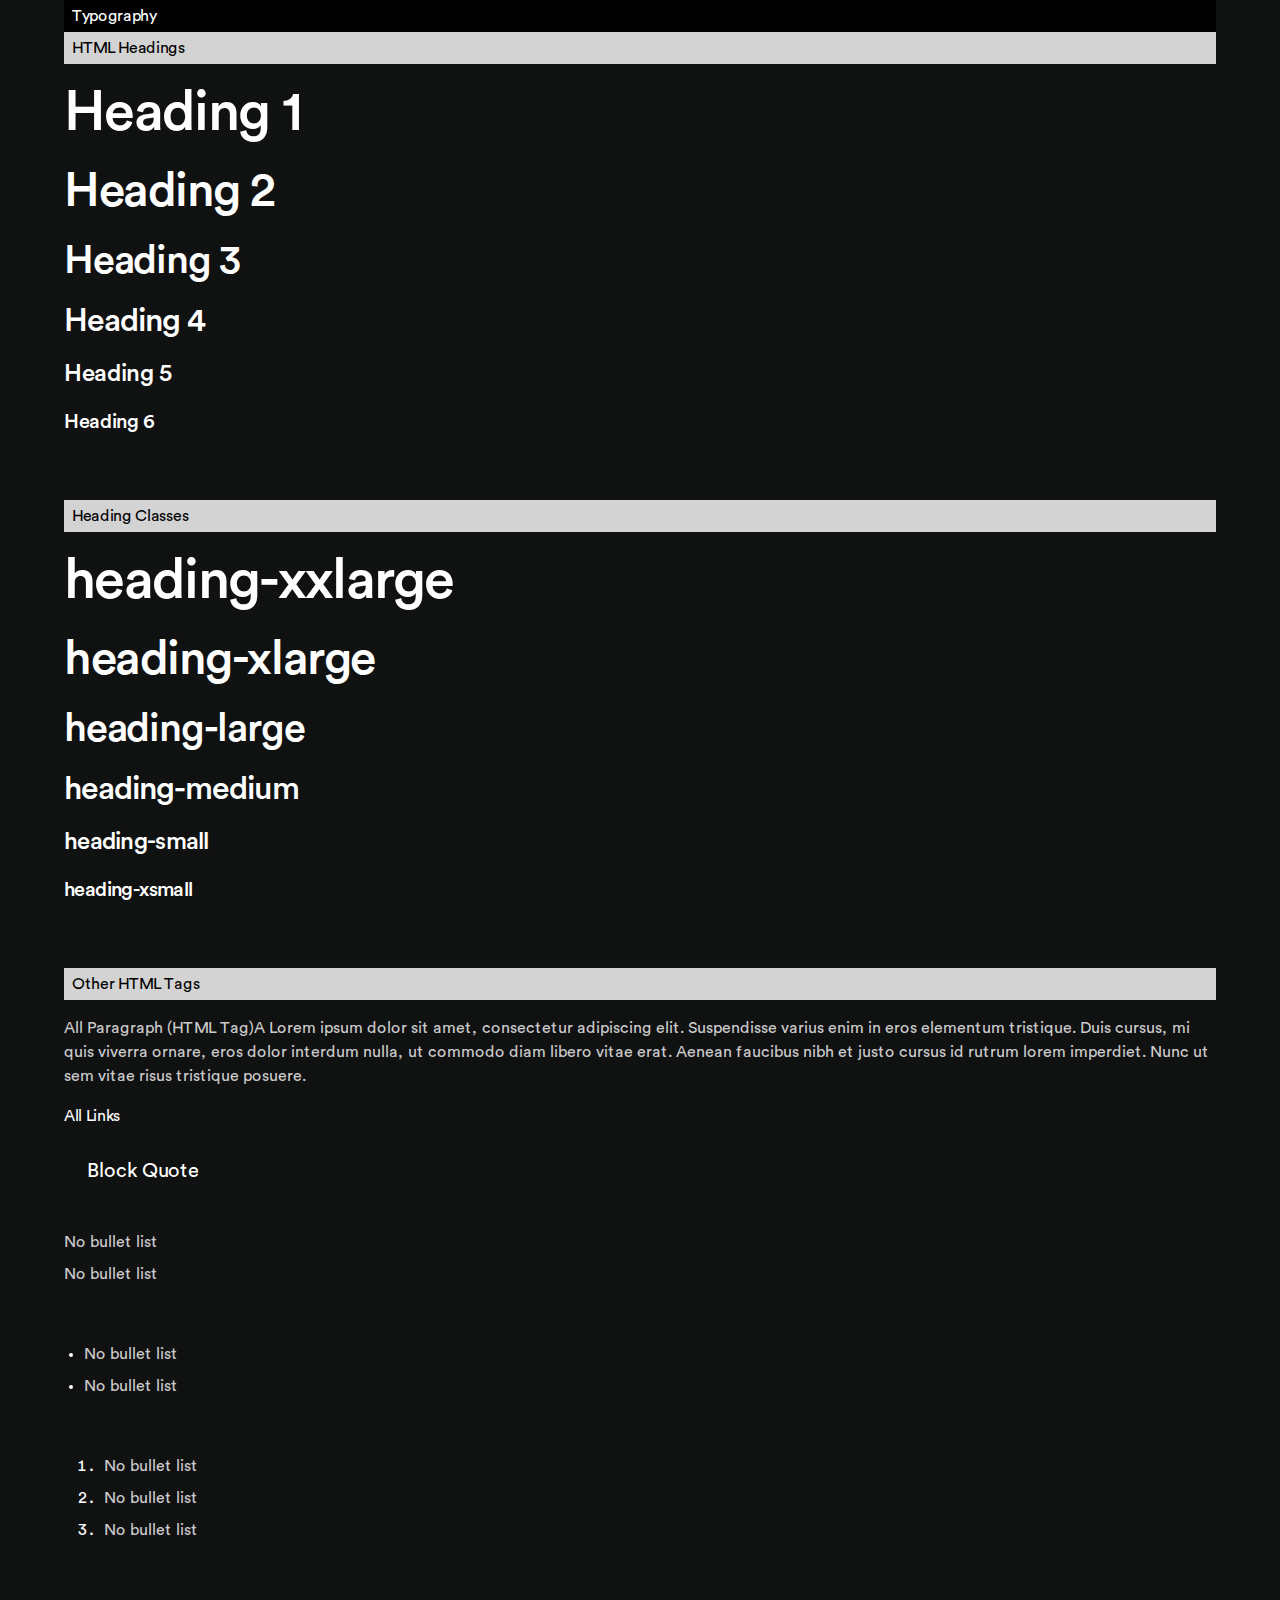
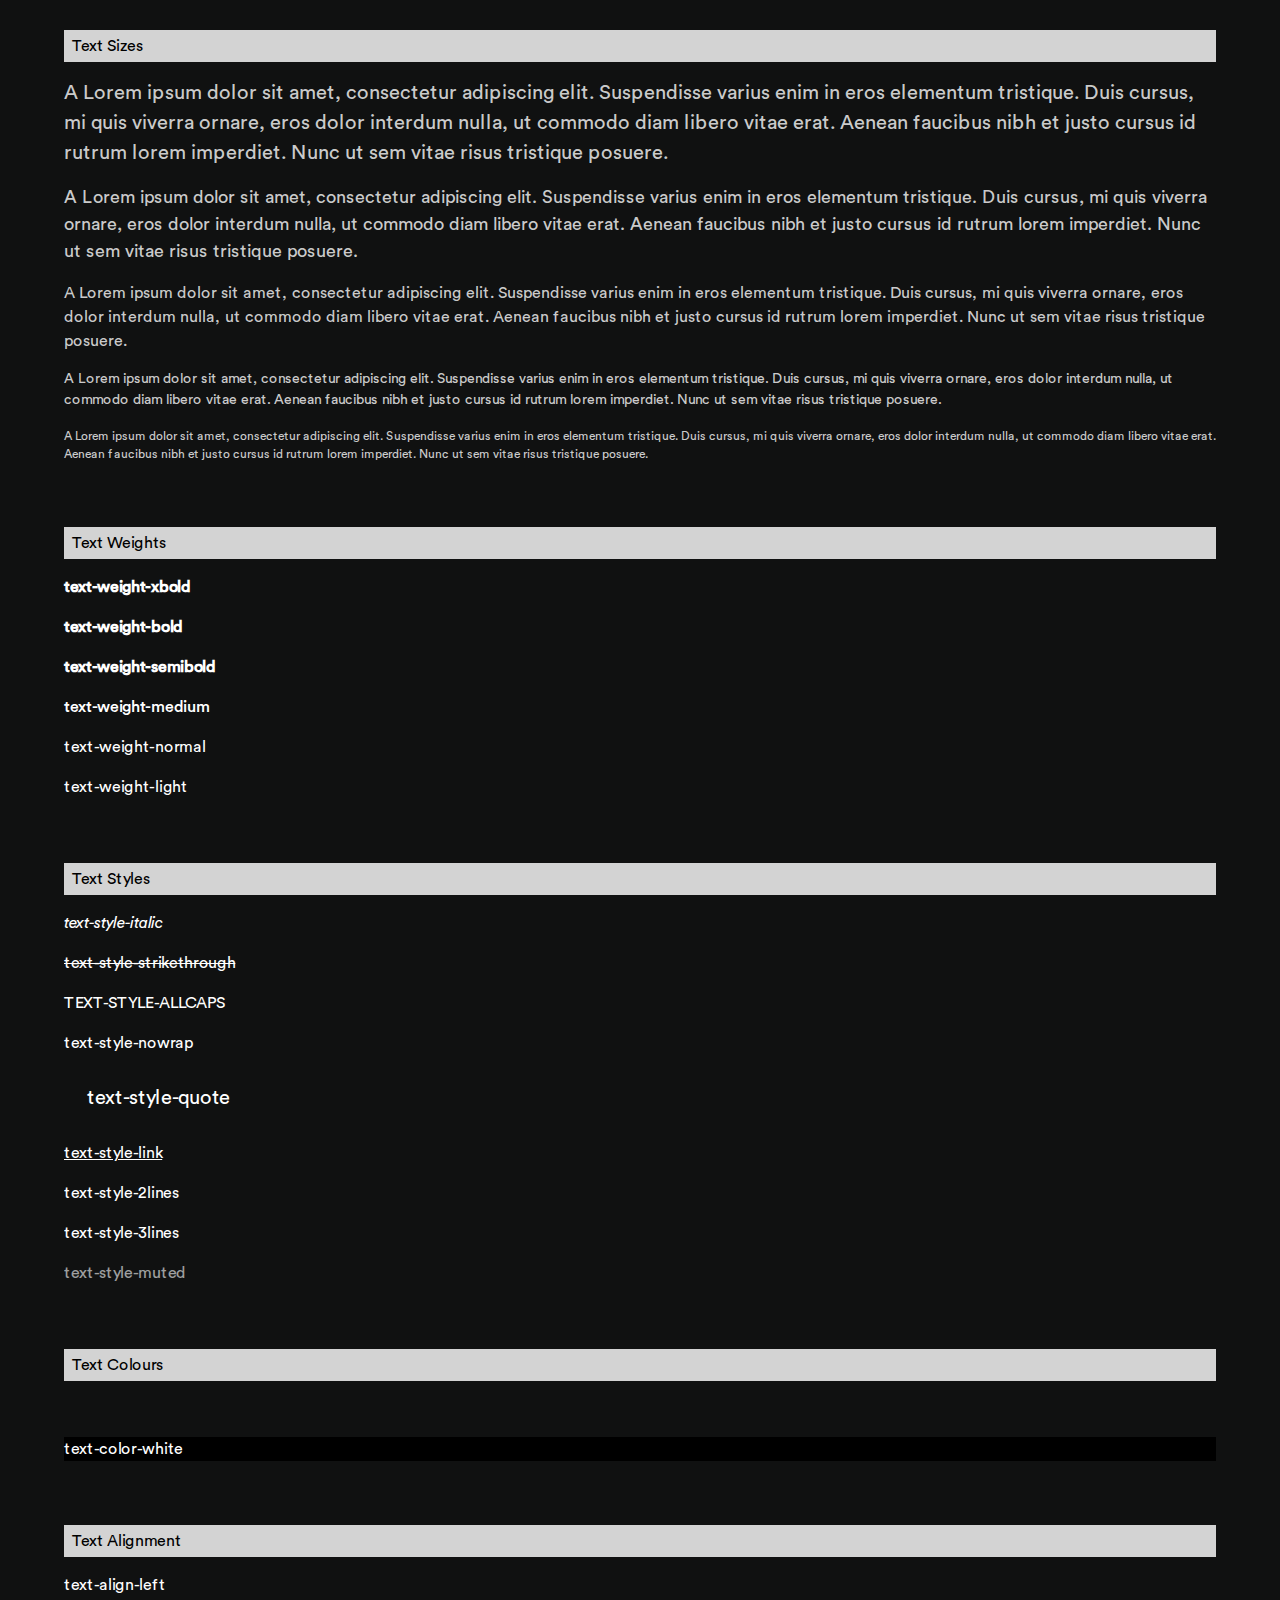
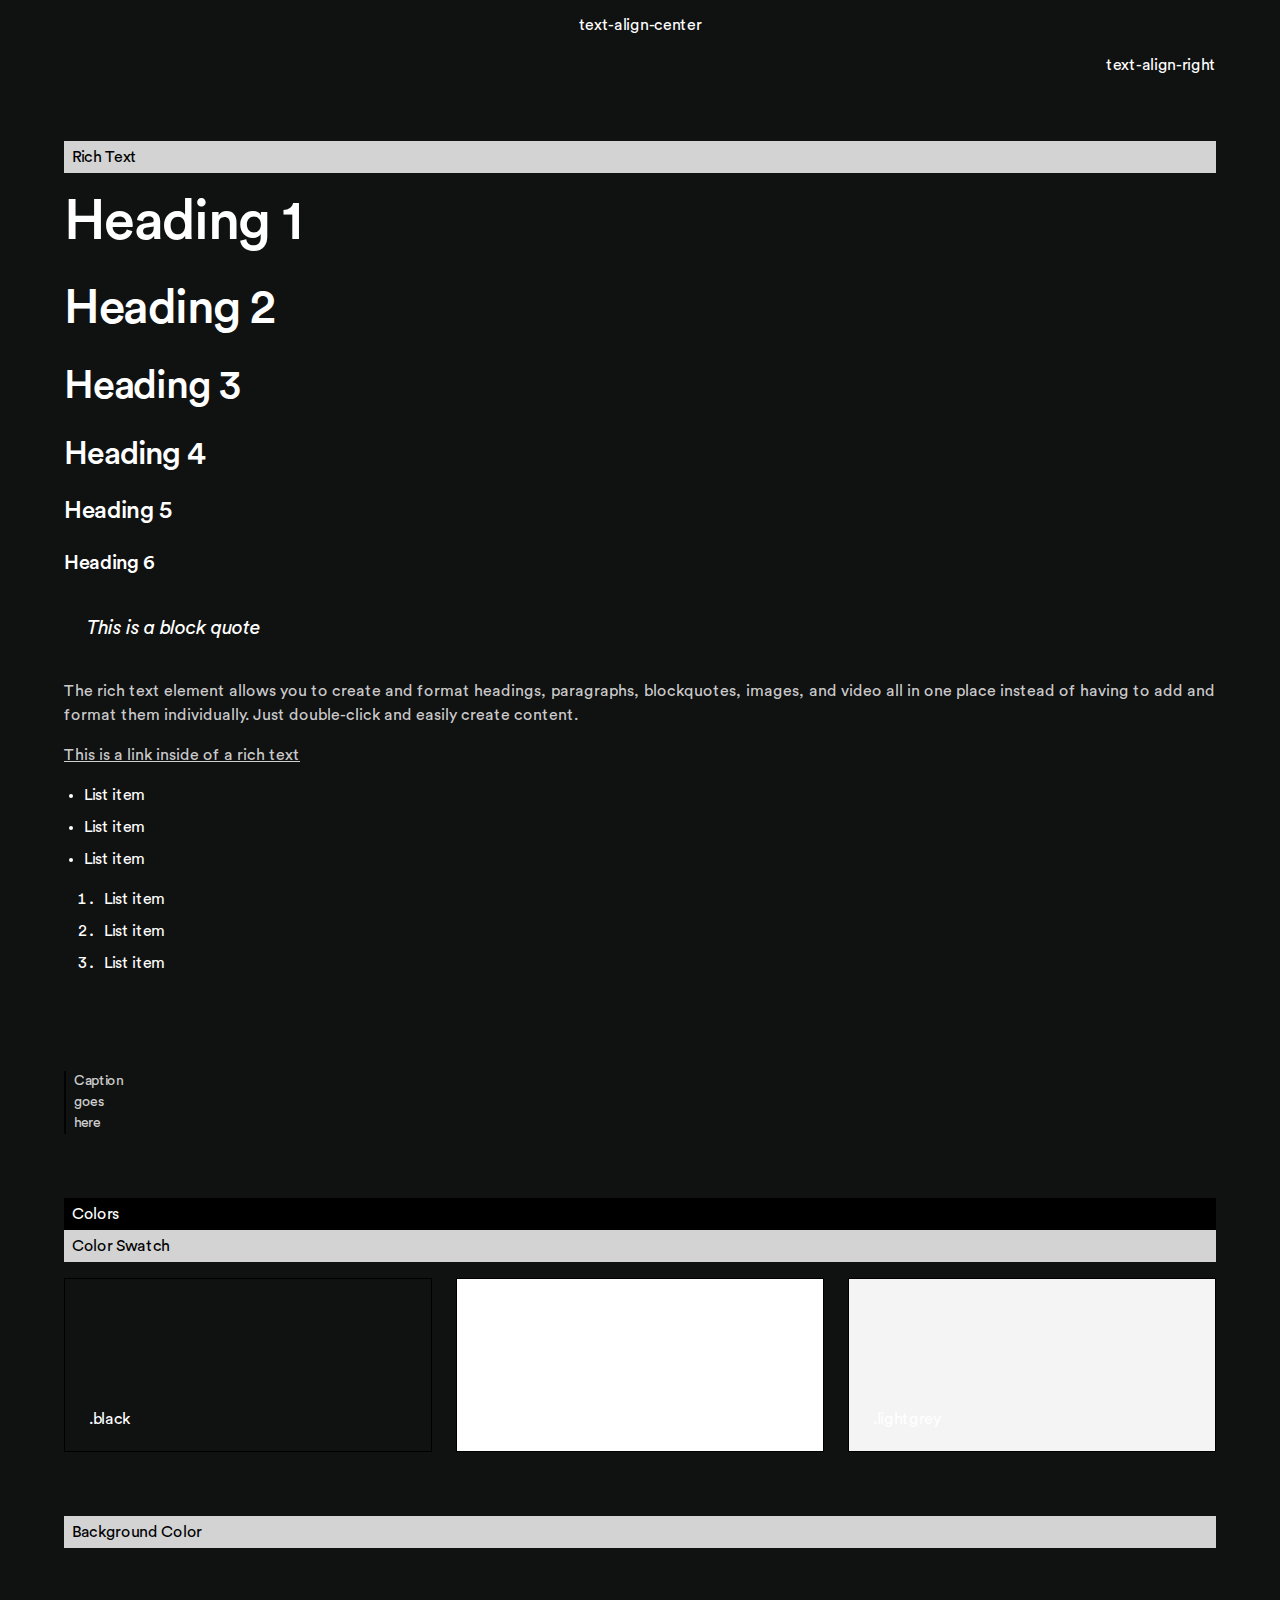
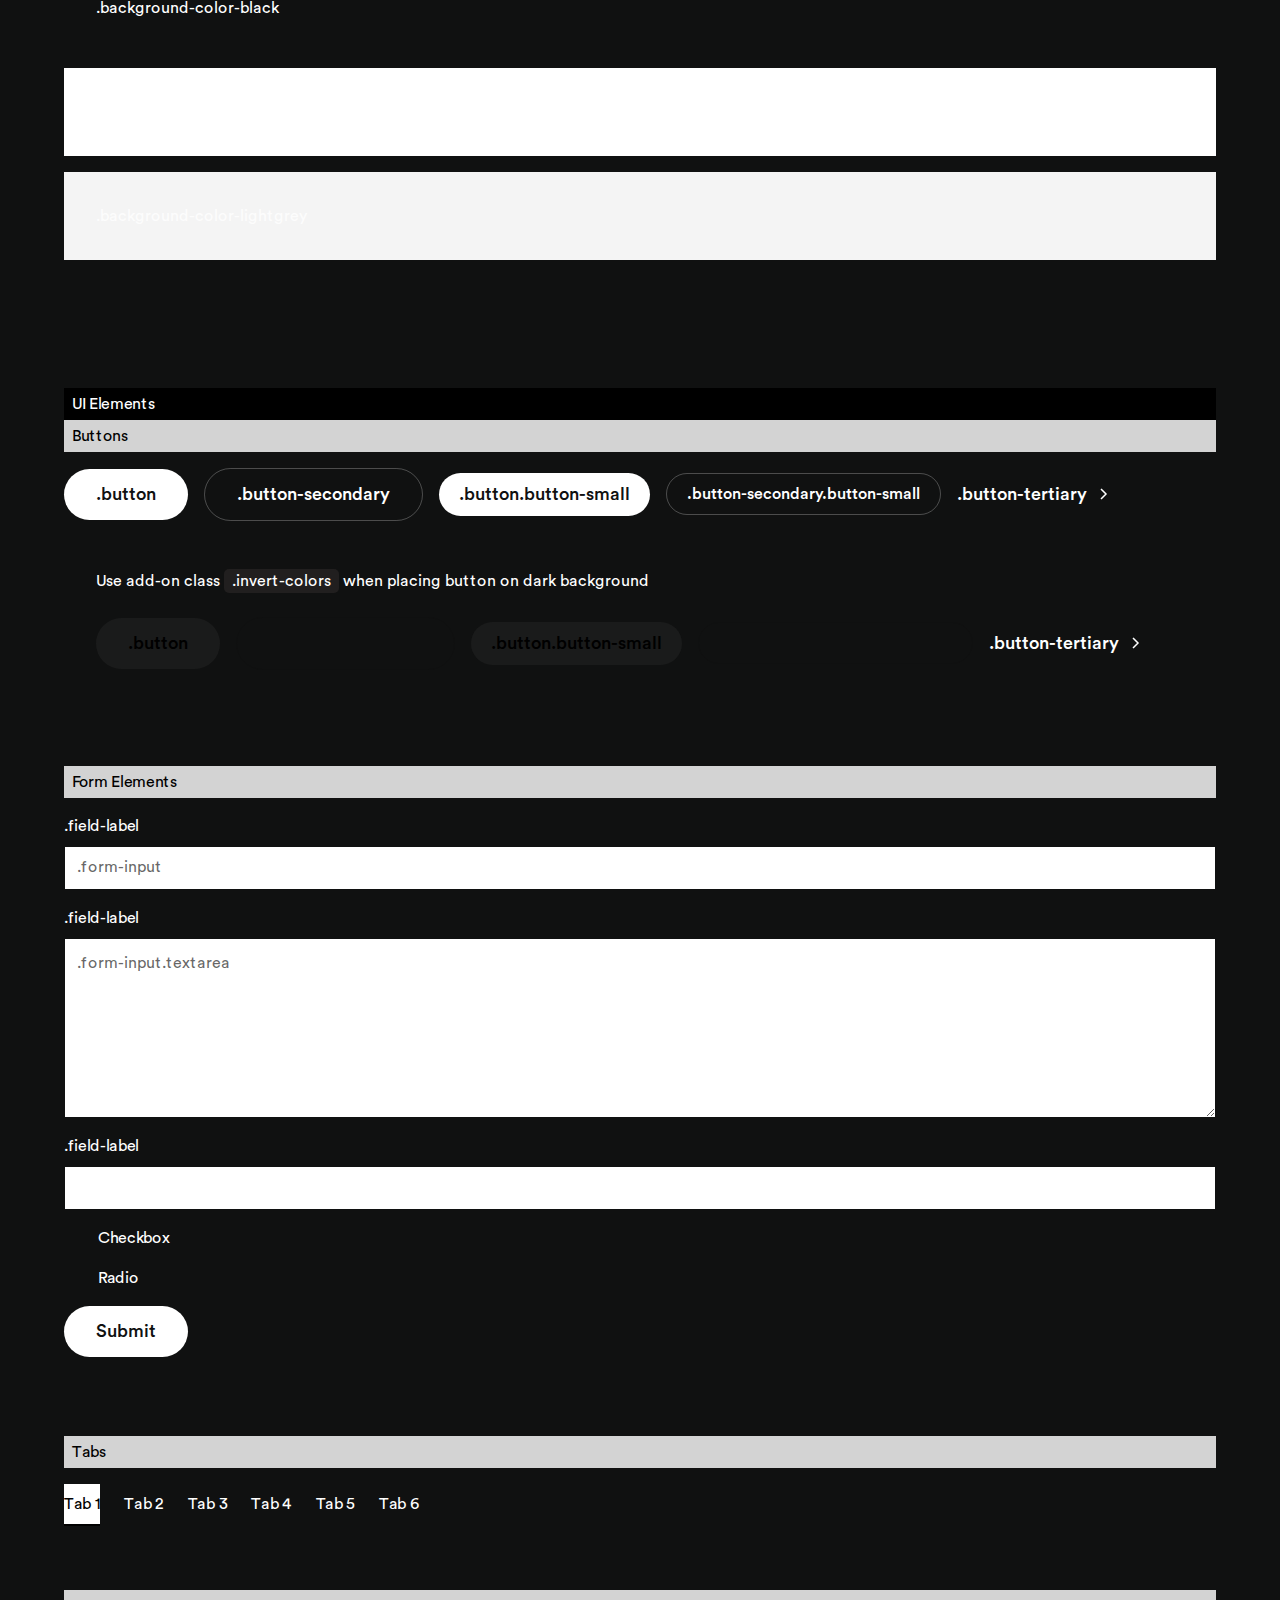
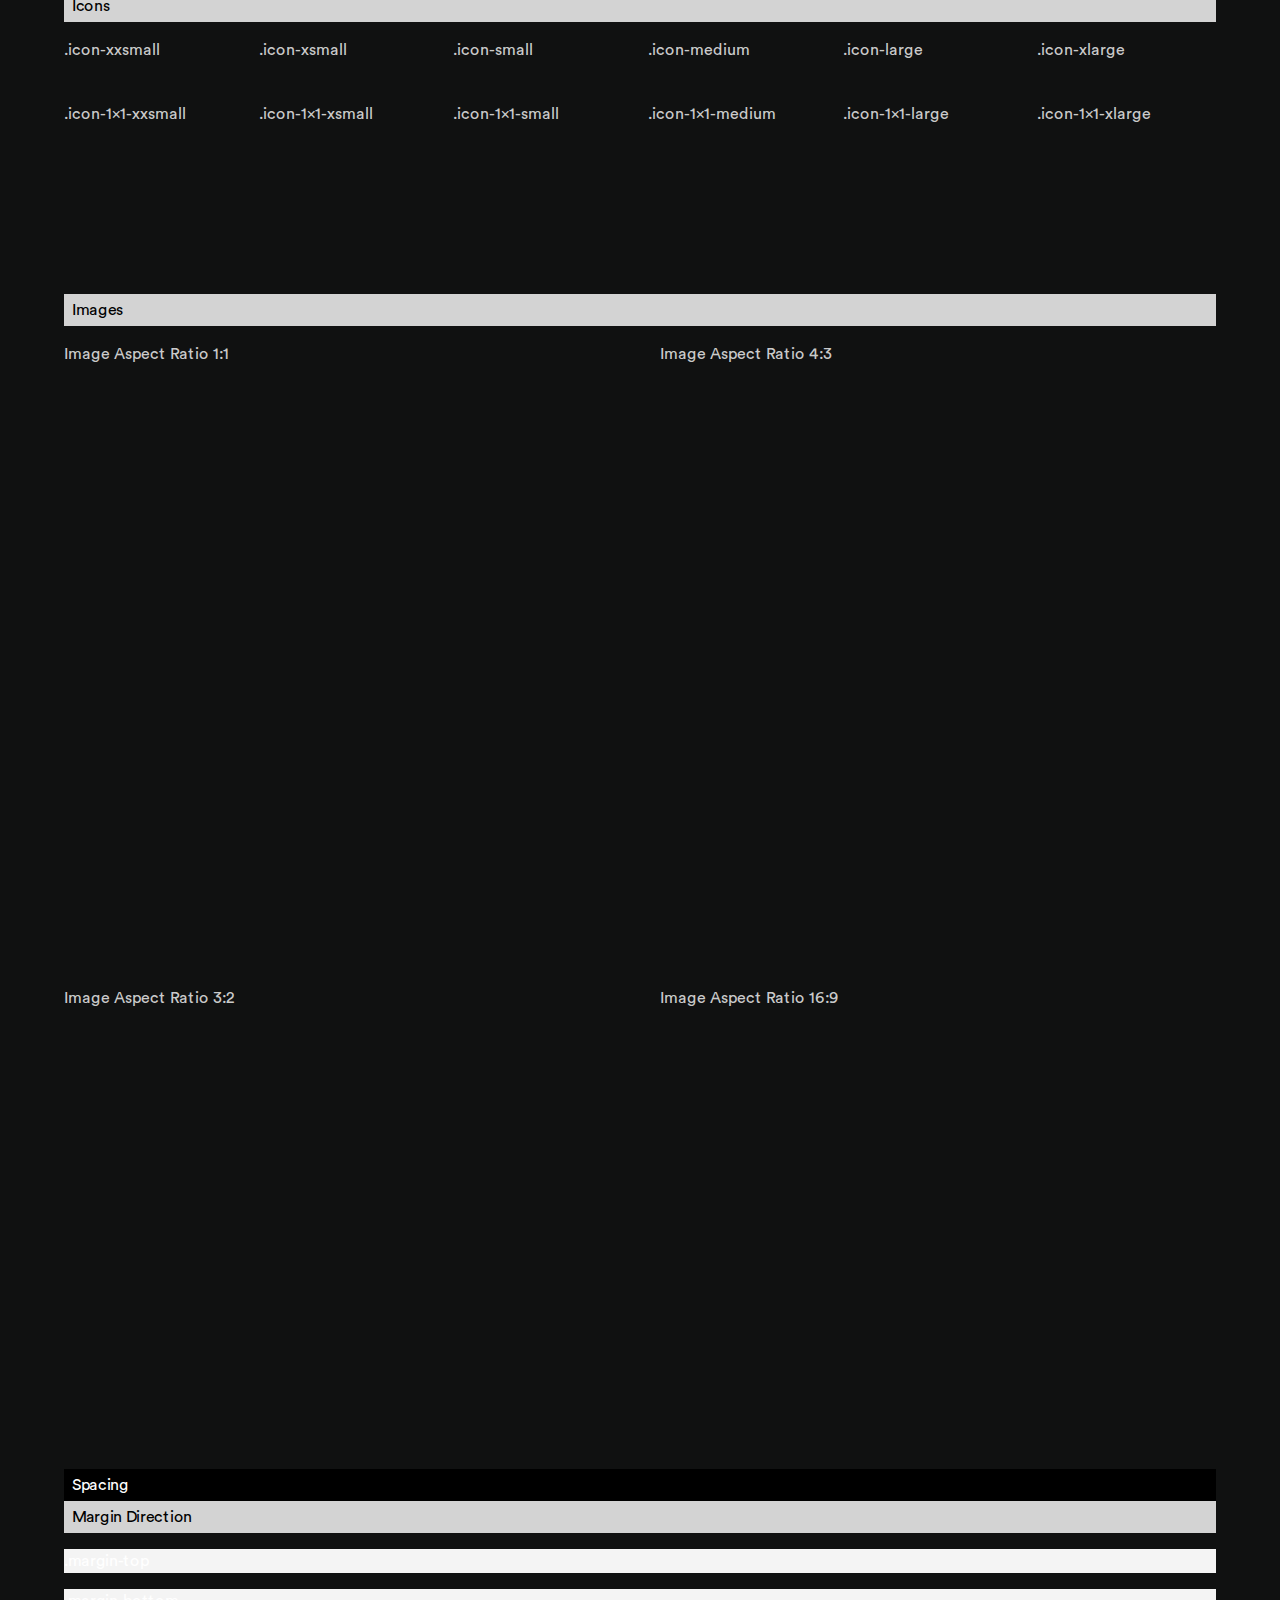
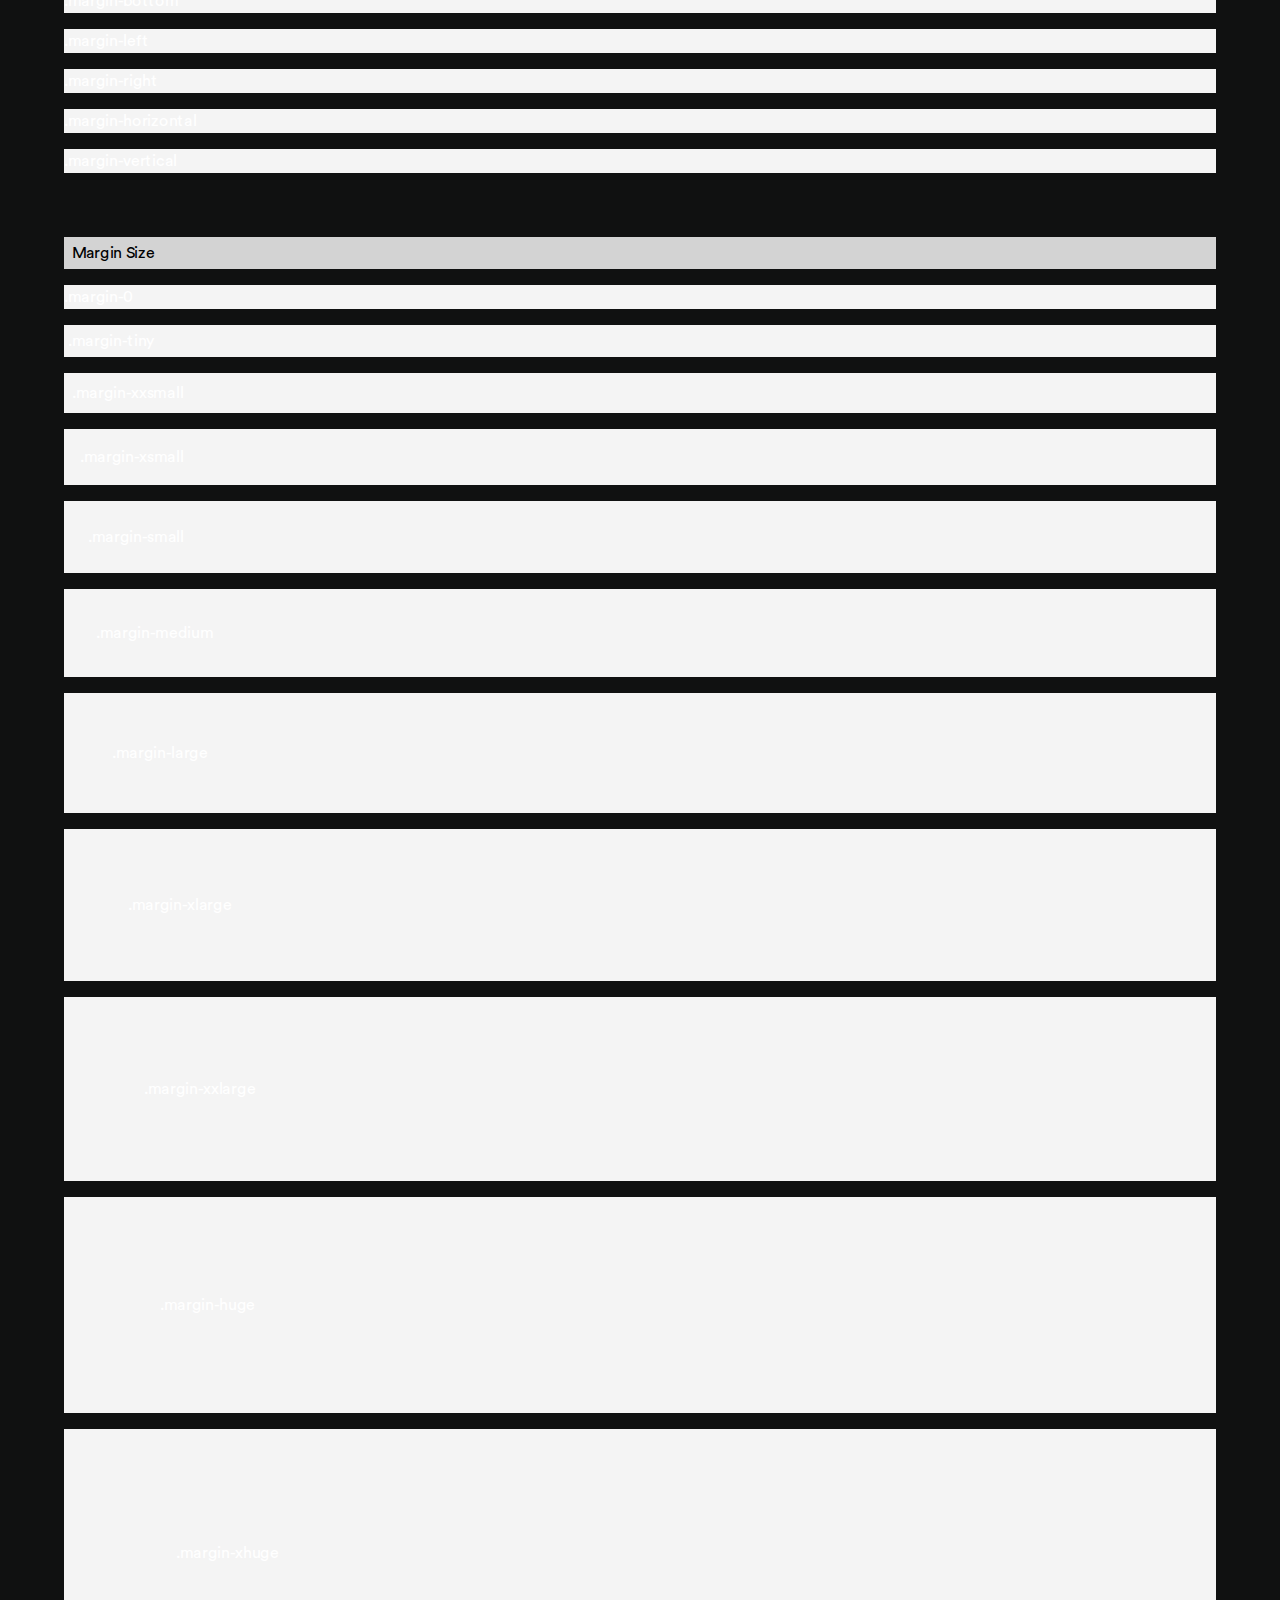
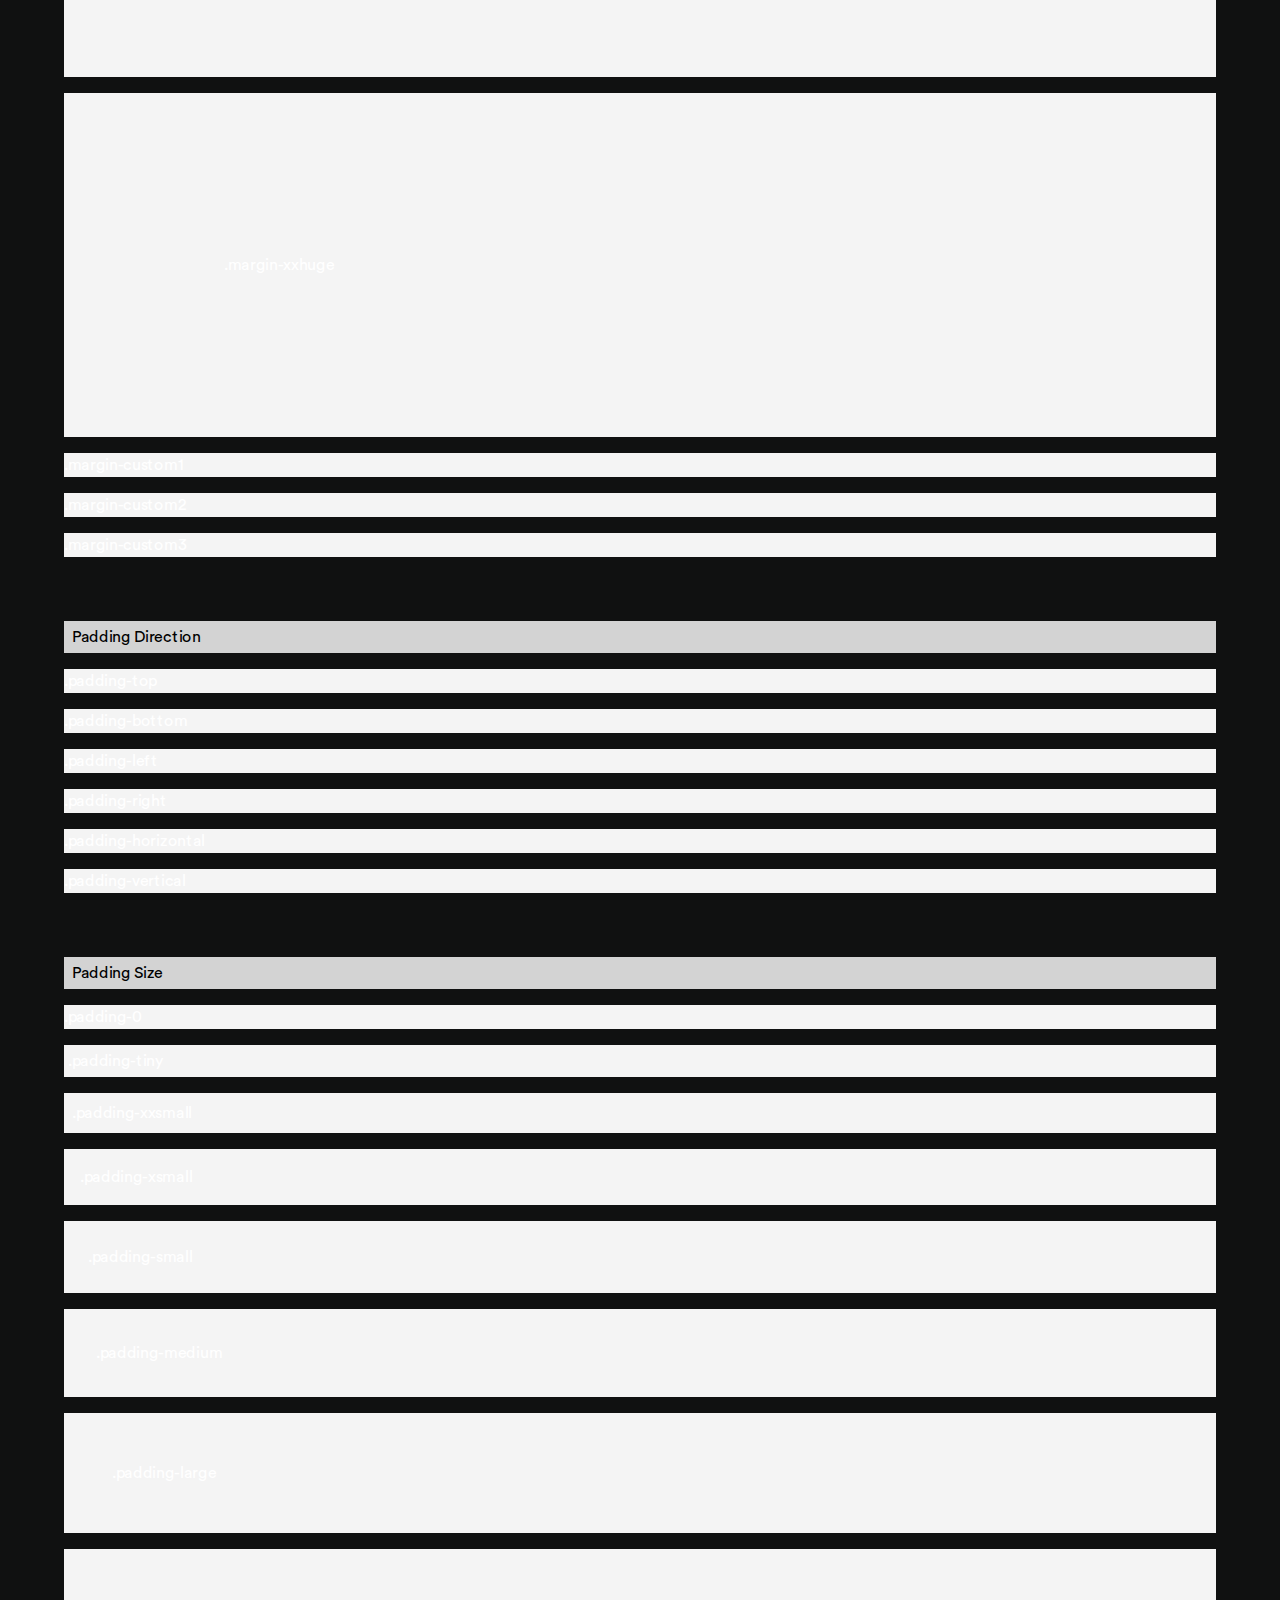
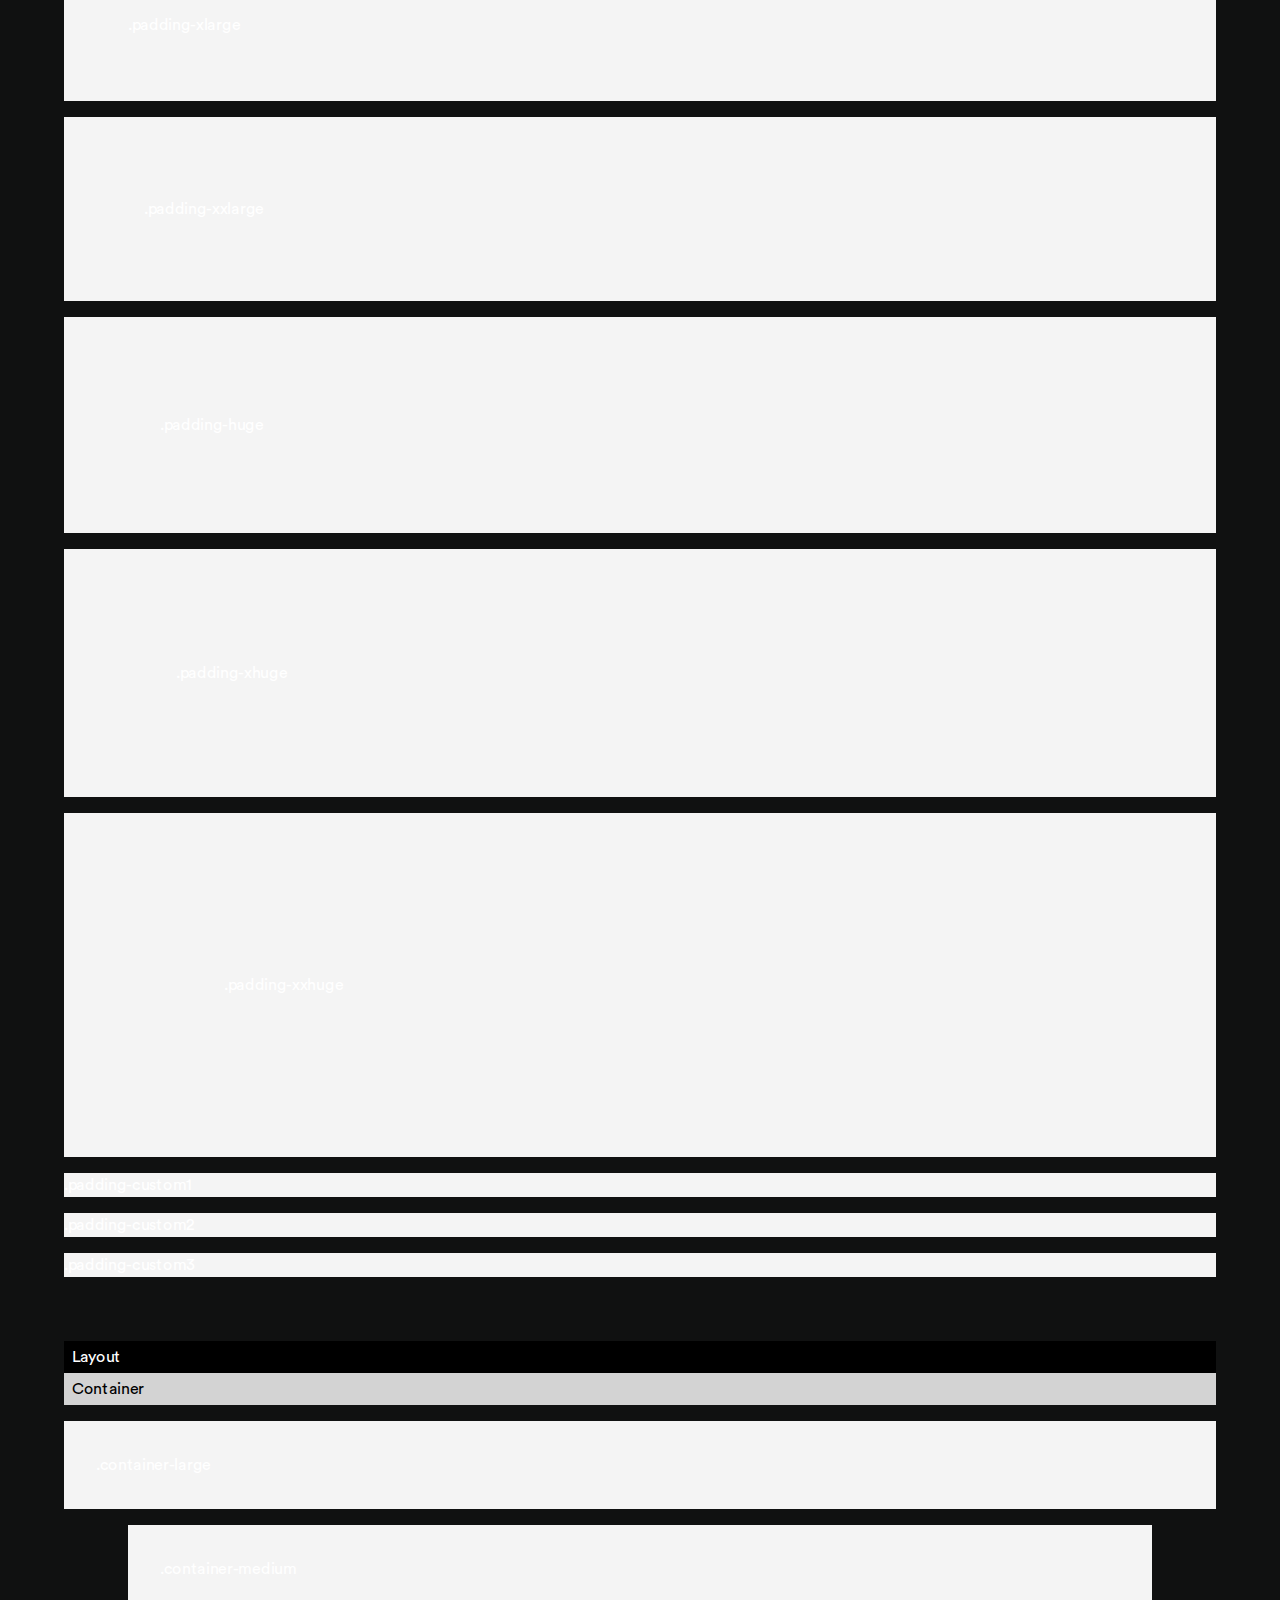
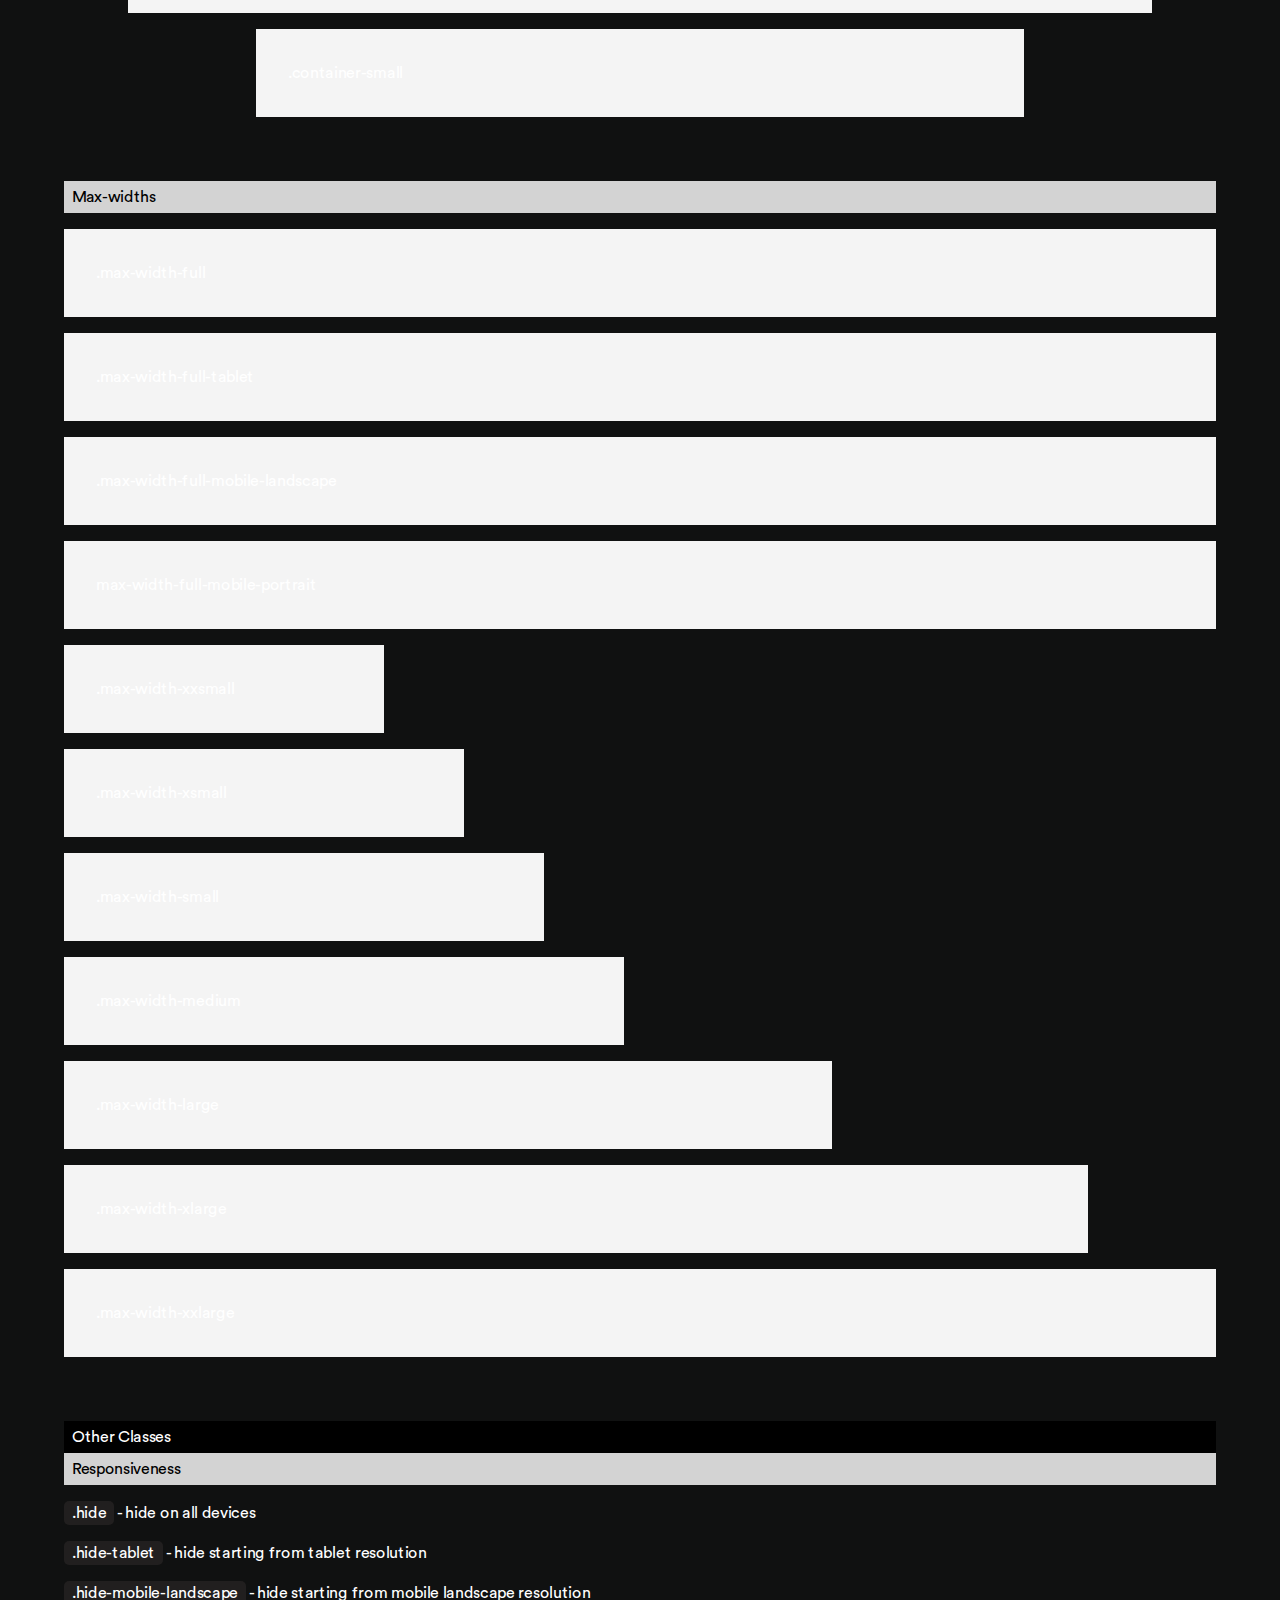
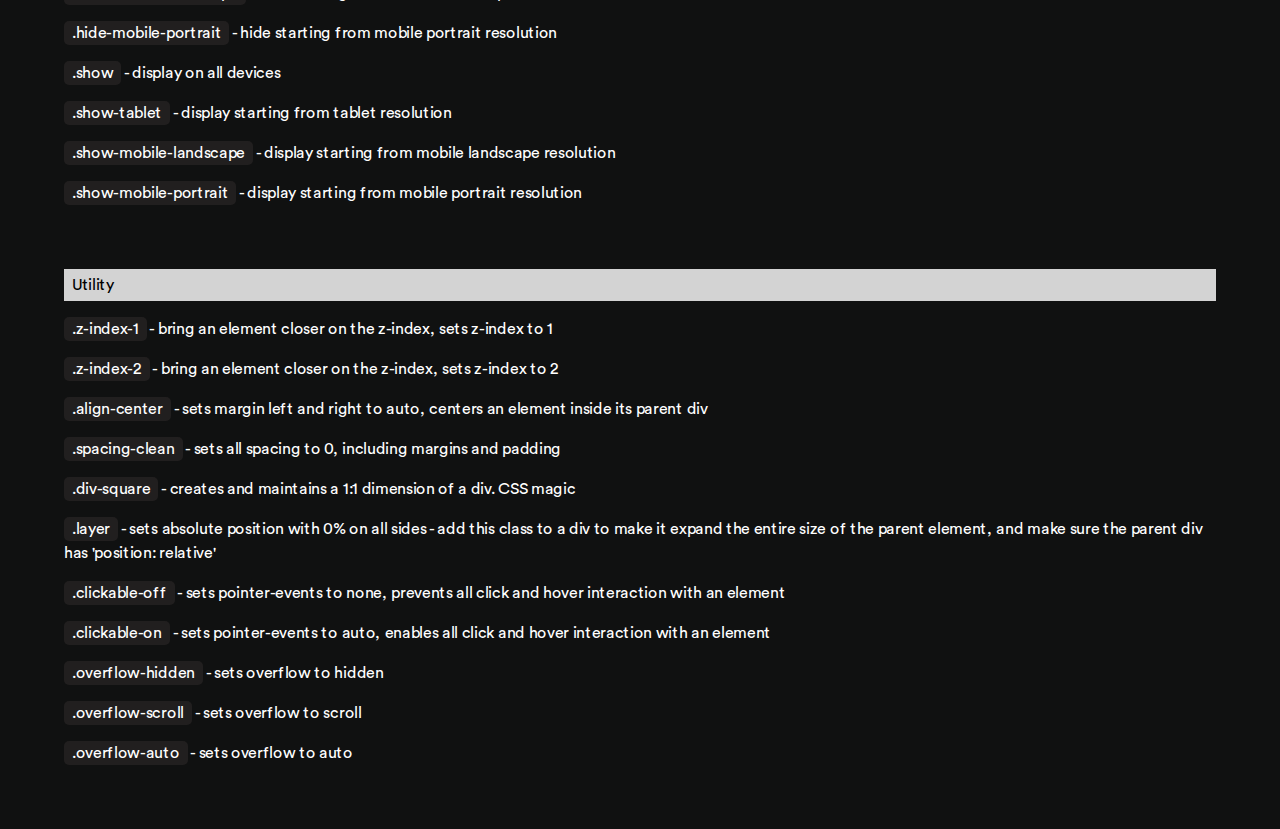
<file: style-guide.html>
<!DOCTYPE html><!--  This site was created in Webflow. http://www.webflow.com  -->
<!--  Last Published: Mon Feb 21 2022 17:05:02 GMT+0000 (Coordinated Universal Time)  -->
<html data-wf-page="6213c5283ba340b1b9818d18" data-wf-site="6213c5283ba3408bad818cf7">
<head>
  <meta charset="utf-8">
  <title>Style Guide</title>
  <meta content="Style Guide" property="og:title">
  <meta content="Style Guide" property="twitter:title">
  <meta content="width=device-width, initial-scale=1" name="viewport">
  <meta content="Webflow" name="generator">
  <link href="css/normalize.css" rel="stylesheet" type="text/css">
  <link href="css/webflow.css" rel="stylesheet" type="text/css">
  <link href="css/cryptopunks-remake.webflow.css" rel="stylesheet" type="text/css">
  <!-- [if lt IE 9]><script src="https://cdnjs.cloudflare.com/ajax/libs/html5shiv/3.7.3/html5shiv.min.js" type="text/javascript"></script><![endif] -->
  <script type="text/javascript">!function(o,c){var n=c.documentElement,t=" w-mod-";n.className+=t+"js",("ontouchstart"in o||o.DocumentTouch&&c instanceof DocumentTouch)&&(n.className+=t+"touch")}(window,document);</script>
  <link href="images/favicon.png" rel="shortcut icon" type="image/x-icon">
  <link href="images/webclip.png" rel="apple-touch-icon"><!--  Please keep this css code to improve the font quality -->
  <style>
  * {
  -webkit-font-smoothing: antialiased;
  -moz-osx-font-smoothing: grayscale;
}
</style>
  <meta name="facebook-domain-verification" content="mlk59ybu44651lzcbhhxjfl8vfae8q">
</head>
<body>
  <div class="page-wrapper">
    <div class="global-styles w-embed">
      <style>
/* Snippet gets rid of top margin on first element in any rich text*/
.w-richtext>:first-child {
	margin-top: 0;
}
/* Snippet gets rid of bottom margin on last element in any rich text*/
.w-richtext>:last-child, .w-richtext ol li:last-child, .w-richtext ul li:last-child {
    margin-bottom: 0;
}
/* Snippet makes all link elements listed below to inherit color from their parent */
a, 
.w-tab-link,
.w-nav-link,
.w-dropdown-btn,
.w-dropdown-toggle,
.w-dropdown-link
{
color: inherit;
}
/* Snippet prevents all click and hover interaction with an element */
.clickable-off {
  pointer-events: none;
}
/* Snippet enables all click and hover interaction with an element */
.clickable-on{
  pointer-events: auto;
}
/* Snippet enables you to add class of div-square which creates and maintains a 1:1 dimension of a div.*/
.div-square::after {
  content: "";
  display: block;
  padding-bottom: 100%;
}
/*Hide focus outline for main content element*/
    main:focus-visible {
    outline: -webkit-focus-ring-color auto 0px;
}
/* Make sure containers never lose their center alignment*/
.container-medium, .container-small, .container-large {
  margin-right: auto !important;
  margin-left: auto !important;
}
/*Reset selects, buttons, and links styles*/
.w-input, .w-select, a {
color: inherit;
text-decoration: inherit;
font-size: inherit;
}
/*Apply "..." after 3 lines of text */
.text-style-3lines {
    display: -webkit-box;
    overflow: hidden;
    -webkit-line-clamp: 3;
    -webkit-box-orient: vertical;
}
/* Apply "..." after 2 lines of text */
.text-style-2lines {
    display: -webkit-box;
    overflow: hidden;
    -webkit-line-clamp: 2;
    -webkit-box-orient: vertical;
}
/* Apply "..." at 100% width */
.truncate-width { 
		width: 100%; 
    white-space: nowrap; 
    overflow: hidden; 
    text-overflow: ellipsis; 
}
/* Removes native scrollbar */
.no-scrollbar {
    -ms-overflow-style: none;  // IE 10+
    overflow: -moz-scrollbars-none;  // Firefox
}
.no-scrollbar::-webkit-scrollbar {
    display: none; // Safari and Chrome
}
</style>
    </div>
    <div class="main-wrapper">
      <div class="page-padding">
        <div class="container-large">
          <div class="rl-styleguide-wrapper">
            <div class="styleguide_heading">Typography</div>
            <div class="w-layout-grid styleguide_list">
              <div class="styleguide_subheading">HTML Headings</div>
              <h1>Heading 1</h1>
              <h2>Heading 2</h2>
              <h3>Heading 3</h3>
              <h4>Heading 4</h4>
              <h5>Heading 5</h5>
              <h6>Heading 6</h6>
            </div>
            <div class="w-layout-grid styleguide_list">
              <div class="styleguide_subheading">Heading Classes</div>
              <h2 class="heading-xxlarge">heading-xxlarge</h2>
              <h2 class="heading-xlarge">heading-xlarge</h2>
              <h2 class="heading-large">heading-large</h2>
              <h2 class="heading-medium">heading-medium</h2>
              <h2 class="heading-small">heading-small</h2>
              <h2 class="heading-xsmall">heading-xsmall</h2>
            </div>
            <div class="w-layout-grid styleguide_list">
              <div class="styleguide_subheading">Other HTML Tags</div>
              <p>All Paragraph (HTML Tag)A Lorem ipsum dolor sit amet, consectetur adipiscing elit. Suspendisse varius enim in eros elementum tristique. Duis cursus, mi quis viverra ornare, eros dolor interdum nulla, ut commodo diam libero vitae erat. Aenean faucibus nibh et justo cursus id rutrum lorem imperdiet. Nunc ut sem vitae risus tristique posuere.</p>
              <a href="#">All Links</a>
              <blockquote>Block Quote</blockquote>
              <ul role="list" class="w-list-unstyled">
                <li>
                  <p>No bullet list</p>
                </li>
                <li>
                  <p>No bullet list</p>
                </li>
              </ul>
              <ul role="list">
                <li>
                  <p>No bullet list</p>
                </li>
                <li>
                  <p>No bullet list</p>
                </li>
              </ul>
              <ol role="list">
                <li>
                  <p>No bullet list</p>
                </li>
                <li>
                  <p>No bullet list</p>
                </li>
                <li>
                  <p>No bullet list</p>
                </li>
              </ol>
            </div>
            <div class="w-layout-grid styleguide_list">
              <div class="styleguide_subheading">Text Sizes</div>
              <p class="text-size-large">A Lorem ipsum dolor sit amet, consectetur adipiscing elit. Suspendisse varius enim in eros elementum tristique. Duis cursus, mi quis viverra ornare, eros dolor interdum nulla, ut commodo diam libero vitae erat. Aenean faucibus nibh et justo cursus id rutrum lorem imperdiet. Nunc ut sem vitae risus tristique posuere.</p>
              <p class="text-size-medium">A Lorem ipsum dolor sit amet, consectetur adipiscing elit. Suspendisse varius enim in eros elementum tristique. Duis cursus, mi quis viverra ornare, eros dolor interdum nulla, ut commodo diam libero vitae erat. Aenean faucibus nibh et justo cursus id rutrum lorem imperdiet. Nunc ut sem vitae risus tristique posuere.</p>
              <p class="text-size-regular">A Lorem ipsum dolor sit amet, consectetur adipiscing elit. Suspendisse varius enim in eros elementum tristique. Duis cursus, mi quis viverra ornare, eros dolor interdum nulla, ut commodo diam libero vitae erat. Aenean faucibus nibh et justo cursus id rutrum lorem imperdiet. Nunc ut sem vitae risus tristique posuere.</p>
              <p class="text-size-small">A Lorem ipsum dolor sit amet, consectetur adipiscing elit. Suspendisse varius enim in eros elementum tristique. Duis cursus, mi quis viverra ornare, eros dolor interdum nulla, ut commodo diam libero vitae erat. Aenean faucibus nibh et justo cursus id rutrum lorem imperdiet. Nunc ut sem vitae risus tristique posuere.</p>
              <p class="text-size-tiny">A Lorem ipsum dolor sit amet, consectetur adipiscing elit. Suspendisse varius enim in eros elementum tristique. Duis cursus, mi quis viverra ornare, eros dolor interdum nulla, ut commodo diam libero vitae erat. Aenean faucibus nibh et justo cursus id rutrum lorem imperdiet. Nunc ut sem vitae risus tristique posuere.</p>
            </div>
            <div class="w-layout-grid styleguide_list">
              <div class="styleguide_subheading">Text Weights</div>
              <div class="text-weight-xbold">text-weight-xbold</div>
              <div class="text-weight-bold">text-weight-bold</div>
              <div class="text-weight-semibold">text-weight-semibold</div>
              <div class="text-weight-medium">text-weight-medium</div>
              <div class="text-weight-normal">text-weight-normal</div>
              <div class="text-weight-light">text-weight-light</div>
            </div>
            <div class="w-layout-grid styleguide_list">
              <div class="styleguide_subheading">Text Styles</div>
              <div class="text-style-italic">text-style-italic</div>
              <div class="text-style-strikethrough">text-style-strikethrough</div>
              <div class="text-style-allcaps">text-style-allcaps</div>
              <div class="text-style-nowrap">text-style-nowrap</div>
              <div class="text-style-quote">text-style-quote</div>
              <div class="text-style-link">text-style-link</div>
              <div class="text-style-2lines">text-style-2lines</div>
              <div class="text-style-3lines">text-style-3lines</div>
              <div class="text-style-muted">text-style-muted</div>
            </div>
            <div class="w-layout-grid styleguide_list">
              <div class="styleguide_subheading">Text Colours</div>
              <div class="text-color-black">text-color-black</div>
              <div class="background-color-black-2">
                <div class="text-color-white">text-color-white</div>
              </div>
            </div>
            <div class="w-layout-grid styleguide_list">
              <div class="styleguide_subheading">Text Alignment</div>
              <div class="text-align-left">text-align-left</div>
              <div class="text-align-center">text-align-center</div>
              <div class="text-align-right">text-align-right</div>
            </div>
            <div class="w-layout-grid styleguide_list">
              <div class="styleguide_subheading">Rich Text</div>
              <div class="text-rich-text w-richtext">
                <h1>Heading 1</h1>
                <h2>Heading 2</h2>
                <h3>Heading 3</h3>
                <h4>Heading 4</h4>
                <h5>Heading 5</h5>
                <h6>Heading 6</h6>
                <blockquote>This is a block quote</blockquote>
                <p>The rich text element allows you to create and format headings, paragraphs, blockquotes, images, and video all in one place instead of having to add and format them individually. Just double-click and easily create content.</p>
                <p>
                  <a href="https://relume.io">This is a link inside of a rich text</a>
                </p>
                <ul role="list">
                  <li>List item</li>
                  <li>List item</li>
                  <li>List item</li>
                </ul>
                <ol start="" role="list">
                  <li>List item</li>
                  <li>List item</li>
                  <li>List item</li>
                </ol>
                <figure class="w-richtext-align-floatleft w-richtext-figure-type-image">
                  <div><img src="https://uploads-ssl.webflow.com/61161047e8d81ba08206cc1c/61171b3d70d5194fc92fe1db_Placeholder%20Image_Small.svg" loading="lazy" alt=""></div>
                  <figcaption>Caption goes here</figcaption>
                </figure>
              </div>
            </div>
          </div>
          <div class="rl-styleguide-wrapper">
            <div class="styleguide_heading">Colors</div>
            <div class="w-layout-grid styleguide_list">
              <div class="styleguide_subheading">Color Swatch</div>
              <div class="w-layout-grid styleguide_grid-colours">
                <div class="stylesystem_color-sample black">
                  <div class="text-color-white">.black</div>
                </div>
                <div class="stylesystem_color-sample white">
                  <div>.white</div>
                </div>
                <div class="stylesystem_color-sample lightgrey">
                  <div>.lightgrey</div>
                </div>
              </div>
            </div>
            <div class="w-layout-grid styleguide_list">
              <div class="styleguide_subheading">Background Color</div>
              <div class="w-layout-grid styleguide_list">
                <div class="background-color-black">
                  <div class="padding-medium">
                    <p class="text-color-white">.background-color-black</p>
                  </div>
                </div>
                <div class="background-color-white">
                  <div class="padding-medium">
                    <p>.background-color-white</p>
                  </div>
                </div>
                <div class="background-color-lightgrey">
                  <div class="padding-medium">
                    <p>.background-color-lightgrey</p>
                  </div>
                </div>
              </div>
            </div>
          </div>
          <div class="rl-styleguide-wrapper">
            <div class="styleguide_heading">UI Elements</div>
            <div class="w-layout-grid styleguide_list">
              <div class="styleguide_subheading">Buttons</div>
              <div class="w-layout-grid button-row-grid tablet-1-col">
                <a href="#" class="button w-button">.button</a>
                <a href="#" class="button-secondary w-button">.button-secondary</a>
                <a href="#" class="button button-small w-button">.button.button-small</a>
                <a href="#" class="button-secondary button-small w-button">.button-secondary.button-small</a>
                <a href="#" class="button-tertiary w-inline-block">
                  <div>.button-tertiary</div>
                  <div class="button-tertiary_icon w-embed"><svg width="16" height="16" viewbox="0 0 16 16" fill="none" xmlns="http://www.w3.org/2000/svg">
                      <path d="M6 3L11 8L6 13" stroke="CurrentColor" stroke-width="1.5"></path>
                    </svg></div>
                </a>
              </div>
              <div class="w-layout-grid button-row-grid landscape-1-col hide">
                <a href="#" class="button w-button">.button</a>
                <a href="#" class="button-secondary w-button">.button-secondary</a>
                <a href="#" class="button button-small w-button">.button.button-small</a>
                <a href="#" class="button-secondary button-small w-button">.button-secondary.button-small</a>
                <a href="#" class="button-tertiary w-inline-block">
                  <div>.button-tertiary</div>
                  <div class="button-tertiary_icon w-embed"><svg width="16" height="16" viewbox="0 0 16 16" fill="none" xmlns="http://www.w3.org/2000/svg">
                      <path d="M6 3L11 8L6 13" stroke="CurrentColor" stroke-width="1.5"></path>
                    </svg></div>
                </a>
              </div>
              <div class="w-layout-grid button-row-grid mobile-1-col hide">
                <a href="#" class="button w-button">.button</a>
                <a href="#" class="button-secondary w-button">.button-secondary</a>
                <a href="#" class="button button-small w-button">.button.button-small</a>
                <a href="#" class="button-secondary button-small w-button">.button-secondary.button-small</a>
                <a href="#" class="button-tertiary w-inline-block">
                  <div>.button-tertiary</div>
                  <div class="button-tertiary_icon w-embed"><svg width="16" height="16" viewbox="0 0 16 16" fill="none" xmlns="http://www.w3.org/2000/svg">
                      <path d="M6 3L11 8L6 13" stroke="CurrentColor" stroke-width="1.5"></path>
                    </svg></div>
                </a>
              </div>
              <div class="padding-medium background-color-black">
                <div class="margin-bottom margin-small">
                  <p class="text-color-white">Use add-on class <span class="stylesystem-class-label">.invert-colors</span> when placing button on dark background</p>
                </div>
                <div class="w-layout-grid button-row-grid tablet-1-col">
                  <a href="#" class="button invert-colors w-button">.button</a>
                  <a href="#" class="button-secondary invert-colors w-button">.button-secondary</a>
                  <a href="#" class="button button-small invert-colors w-button">.button.button-small</a>
                  <a href="#" class="button-secondary button-small invert-colors w-button">.button-secondary.button-small</a>
                  <a href="#" class="button-tertiary invert-colors w-inline-block">
                    <div>.button-tertiary</div>
                    <div class="button-tertiary_icon w-embed"><svg width="16" height="16" viewbox="0 0 16 16" fill="none" xmlns="http://www.w3.org/2000/svg">
                        <path d="M6 3L11 8L6 13" stroke="CurrentColor" stroke-width="1.5"></path>
                      </svg></div>
                  </a>
                </div>
              </div>
            </div>
            <div class="w-layout-grid styleguide_list">
              <div class="styleguide_subheading">Form Elements</div>
              <div class="w-form">
                <form id="email-form" name="email-form" data-name="Email Form" method="get" class="styleguide-form">
                  <div id="w-node-_84c1ae20-c456-3f48-de42-2b7ec9d009a9-b9818d18" class="form-field-wrapper"><label for="node" class="field-label">.field-label</label><input type="text" class="form-input w-input" maxlength="256" name="field" data-name="" placeholder=".form-input" id="node"></div>
                  <div class="form-field-wrapper"><label for="Field" class="field-label">.field-label</label><textarea name="field-3" maxlength="5000" id="field-3" placeholder=".form-input.textarea" data-name="field" class="form-input text-area w-input"></textarea></div>
                  <div class="form-field-wrapper"><label for="Field" class="field-label">.field-label</label><select id="field-4" name="field-4" data-name="field" class="form-input select w-select">
                      <option value="">Select one...</option>
                      <option value="First">First Choice</option>
                      <option value="Second">Second Choice</option>
                      <option value="Third">Third Choice</option>
                    </select></div>
                  <div class="form-field-wrapper">
                    <div class="w-layout-grid form_grid-1-col"><label class="w-checkbox checkbox-wrapper">
                        <div class="w-checkbox-input w-checkbox-input--inputType-custom form-checkbox"></div><input type="checkbox" id="checkbox-2" name="checkbox-2" data-name="Checkbox 2" style="opacity:0;position:absolute;z-index:-1"><span class="form-checkbox-label w-form-label" for="checkbox-2">Checkbox</span>
                      </label></div>
                  </div>
                  <div class="form-field-wrapper">
                    <div class="w-layout-grid form_grid-1-col"><label class="w-checkbox form-radio-wrapper">
                        <div class="w-checkbox-input w-checkbox-input--inputType-custom form-radio"></div><input type="checkbox" id="Radio 1" name="Radio-1" data-name="Radio 1" style="opacity:0;position:absolute;z-index:-1"><span for="Radio-1" class="form-checkbox-label w-form-label">Radio</span>
                      </label></div>
                  </div><input type="submit" value="Submit" data-wait="Please wait..." id="w-node-_84c1ae20-c456-3f48-de42-2b7ec9d009c1-b9818d18" class="button w-button">
                </form>
                <div class="w-form-done">
                  <div>Thank you! Your submission has been received!</div>
                </div>
                <div class="w-form-fail">
                  <div>Oops! Something went wrong while submitting the form.</div>
                </div>
              </div>
            </div>
            <div class="w-layout-grid styleguide_list">
              <div class="styleguide_subheading">Tabs</div>
              <div data-duration-in="300" data-duration-out="100" data-current="Tab 1" data-easing="ease" class="w-tabs">
                <div class="tabs-menu no-scrollbar w-tab-menu">
                  <a data-w-tab="Tab 1" class="tab-link w-inline-block w-tab-link w--current">
                    <div>Tab 1</div>
                  </a>
                  <a data-w-tab="Tab 2" class="tab-link w-inline-block w-tab-link">
                    <div>Tab 2</div>
                  </a>
                  <a data-w-tab="Tab 3" class="tab-link w-inline-block w-tab-link">
                    <div>Tab 3</div>
                  </a>
                  <a data-w-tab="Tab 4" class="tab-link w-inline-block w-tab-link">
                    <div>Tab 4</div>
                  </a>
                  <a data-w-tab="Tab 5" class="tab-link w-inline-block w-tab-link">
                    <div>Tab 5</div>
                  </a>
                  <a data-w-tab="Tab 6" class="tab-link w-inline-block w-tab-link">
                    <div>Tab 6</div>
                  </a>
                </div>
                <div class="w-tab-content">
                  <div data-w-tab="Tab 1" class="w-tab-pane w--tab-active"></div>
                  <div data-w-tab="Tab 2" class="w-tab-pane"></div>
                  <div data-w-tab="Tab 3" class="w-tab-pane"></div>
                  <div data-w-tab="Tab 4" class="w-tab-pane"></div>
                  <div data-w-tab="Tab 5" class="w-tab-pane"></div>
                  <div data-w-tab="Tab 6" class="w-tab-pane"></div>
                </div>
              </div>
            </div>
            <div class="w-layout-grid styleguide_list">
              <div class="styleguide_subheading">Icons</div>
              <div class="styleguide_icons-list">
                <div>
                  <div>
                    <p>.icon-xxsmall</p>
                  </div><img src="images/icon.svg" loading="lazy" alt="" class="icon-xxsmall">
                </div>
                <div>
                  <div>
                    <p>.icon-xsmall</p>
                  </div><img src="images/icon.svg" loading="lazy" alt="" class="icon-xsmall">
                </div>
                <div>
                  <div>
                    <p>.icon-small</p>
                  </div><img src="images/icon.svg" loading="lazy" alt="" class="icon-small">
                </div>
                <div>
                  <div>
                    <p>.icon-medium</p>
                  </div><img src="images/icon.svg" loading="lazy" alt="" class="icon-medium">
                </div>
                <div>
                  <div>
                    <p>.icon-large</p>
                  </div><img src="images/icon.svg" loading="lazy" alt="" class="icon-large">
                </div>
                <div>
                  <div>
                    <p>.icon-xlarge</p>
                  </div><img src="images/icon.svg" loading="lazy" alt="" class="icon-xlarge">
                </div>
              </div>
              <div class="styleguide_icons-list">
                <div>
                  <div>
                    <p>.icon-1x1-xxsmall</p>
                  </div><img src="images/icon.svg" loading="lazy" alt="" class="icon-1x1-xxsmall">
                </div>
                <div>
                  <div>
                    <p>.icon-1x1-xsmall</p>
                  </div><img src="images/icon.svg" loading="lazy" alt="" class="icon-1x1-xsmall">
                </div>
                <div>
                  <div>
                    <p>.icon-1x1-small</p>
                  </div><img src="images/icon.svg" loading="lazy" alt="" class="icon-1x1-small">
                </div>
                <div>
                  <div>
                    <p>.icon-1x1-medium</p>
                  </div><img src="images/icon.svg" loading="lazy" alt="" class="icon-1x1-medium">
                </div>
                <div>
                  <div>
                    <p>.icon-1x1-large</p>
                  </div><img src="images/icon.svg" loading="lazy" alt="" class="icon-1x1-large">
                </div>
                <div>
                  <div>
                    <p>.icon-1x1-xlarge</p>
                  </div><img src="images/icon.svg" loading="lazy" alt="" class="icon-1x1-xlarge">
                </div>
              </div>
            </div>
            <div class="w-layout-grid styleguide_list">
              <div class="styleguide_subheading">Images</div>
              <div class="w-layout-grid stylesystem-images_layout">
                <div>
                  <div class="margin-bottom margin-small">
                    <p>Image Aspect Ratio 1:1</p>
                  </div>
                  <div class="image-wrapper-1-1"><img src="https://d3e54v103j8qbb.cloudfront.net/plugins/Basic/assets/placeholder.60f9b1840c.svg" loading="lazy" alt="" class="image-wrapper_image"></div>
                </div>
                <div>
                  <div class="margin-bottom margin-small">
                    <p>Image Aspect Ratio 4:3</p>
                  </div>
                  <div class="image-wrapper-4-3"><img src="https://d3e54v103j8qbb.cloudfront.net/plugins/Basic/assets/placeholder.60f9b1840c.svg" loading="lazy" alt="" class="image-wrapper_image"></div>
                </div>
                <div>
                  <div class="margin-bottom margin-small">
                    <p>Image Aspect Ratio 3:2</p>
                  </div>
                  <div class="image-wrapper-3-2"><img src="https://d3e54v103j8qbb.cloudfront.net/plugins/Basic/assets/placeholder.60f9b1840c.svg" loading="lazy" alt="" class="image-wrapper_image"></div>
                </div>
                <div>
                  <div class="margin-bottom margin-small">
                    <p>Image Aspect Ratio 16:9</p>
                  </div>
                  <div class="image-wrapper-16-9"><img src="https://d3e54v103j8qbb.cloudfront.net/plugins/Basic/assets/placeholder.60f9b1840c.svg" loading="lazy" alt="" class="image-wrapper_image"></div>
                </div>
              </div>
            </div>
          </div>
          <div class="rl-styleguide-wrapper">
            <div class="styleguide_heading">Spacing</div>
            <div class="w-layout-grid styleguide_list">
              <div class="styleguide_subheading">Margin Direction</div>
              <div class="stylesystem-spacing-wrapper">
                <div class="margin-top">
                  <div>.margin-top</div>
                </div>
              </div>
              <div class="stylesystem-spacing-wrapper">
                <div class="margin-bottom">
                  <div>.margin-bottom</div>
                </div>
              </div>
              <div class="stylesystem-spacing-wrapper">
                <div class="margin-left">
                  <div>.margin-left</div>
                </div>
              </div>
              <div class="stylesystem-spacing-wrapper">
                <div class="margin-right">
                  <div>.margin-right</div>
                </div>
              </div>
              <div class="stylesystem-spacing-wrapper">
                <div class="margin-horizontal">
                  <div>.margin-horizontal</div>
                </div>
              </div>
              <div class="stylesystem-spacing-wrapper">
                <div class="margin-vertical">
                  <div>.margin-vertical</div>
                </div>
              </div>
            </div>
            <div class="w-layout-grid styleguide_list">
              <div class="styleguide_subheading">Margin Size</div>
              <div class="stylesystem-spacing-wrapper">
                <div class="margin-0">
                  <div>.margin-0</div>
                </div>
              </div>
              <div class="stylesystem-spacing-wrapper">
                <div class="margin-tiny">
                  <div>.margin-tiny</div>
                </div>
              </div>
              <div class="stylesystem-spacing-wrapper">
                <div class="margin-xxsmall">
                  <div>.margin-xxsmall</div>
                </div>
              </div>
              <div class="stylesystem-spacing-wrapper">
                <div class="margin-xsmall">
                  <div>.margin-xsmall</div>
                </div>
              </div>
              <div class="stylesystem-spacing-wrapper">
                <div class="margin-small">
                  <div>.margin-small</div>
                </div>
              </div>
              <div class="stylesystem-spacing-wrapper">
                <div class="margin-medium">
                  <div>.margin-medium</div>
                </div>
              </div>
              <div class="stylesystem-spacing-wrapper">
                <div class="margin-large">
                  <div>.margin-large</div>
                </div>
              </div>
              <div class="stylesystem-spacing-wrapper">
                <div class="margin-xlarge">
                  <div>.margin-xlarge</div>
                </div>
              </div>
              <div class="stylesystem-spacing-wrapper">
                <div class="margin-xxlarge">
                  <div>.margin-xxlarge</div>
                </div>
              </div>
              <div class="stylesystem-spacing-wrapper">
                <div class="margin-huge">
                  <div>.margin-huge</div>
                </div>
              </div>
              <div class="stylesystem-spacing-wrapper">
                <div class="margin-xhuge">
                  <div>.margin-xhuge</div>
                </div>
              </div>
              <div class="stylesystem-spacing-wrapper">
                <div class="margin-xxhuge">
                  <div>.margin-xxhuge</div>
                </div>
              </div>
              <div class="stylesystem-spacing-wrapper">
                <div class="margin-custom1">
                  <div>.margin-custom1</div>
                </div>
              </div>
              <div class="stylesystem-spacing-wrapper">
                <div class="margin-custom2">
                  <div>.margin-custom2</div>
                </div>
              </div>
              <div class="stylesystem-spacing-wrapper">
                <div class="margin-custom3">
                  <div>.margin-custom3</div>
                </div>
              </div>
            </div>
            <div class="w-layout-grid styleguide_list">
              <div class="styleguide_subheading">Padding Direction</div>
              <div class="stylesystem-spacing-wrapper">
                <div class="padding-top">
                  <div>.padding-top</div>
                </div>
              </div>
              <div class="stylesystem-spacing-wrapper">
                <div class="padding-bottom">
                  <div>.padding-bottom</div>
                </div>
              </div>
              <div class="stylesystem-spacing-wrapper">
                <div class="padding-left">
                  <div>.padding-left</div>
                </div>
              </div>
              <div class="stylesystem-spacing-wrapper">
                <div class="padding-right">
                  <div>.padding-right</div>
                </div>
              </div>
              <div class="stylesystem-spacing-wrapper">
                <div class="padding-horizontal">
                  <div>.padding-horizontal</div>
                </div>
              </div>
              <div class="stylesystem-spacing-wrapper">
                <div class="padding-vertical">
                  <div>.padding-vertical</div>
                </div>
              </div>
            </div>
            <div class="w-layout-grid styleguide_list">
              <div class="styleguide_subheading">Padding Size</div>
              <div class="stylesystem-spacing-wrapper">
                <div class="padding-0">
                  <div>.padding-0</div>
                </div>
              </div>
              <div class="stylesystem-spacing-wrapper">
                <div class="padding-tiny">
                  <div>.padding-tiny</div>
                </div>
              </div>
              <div class="stylesystem-spacing-wrapper">
                <div class="padding-xxsmall">
                  <div>.padding-xxsmall</div>
                </div>
              </div>
              <div class="stylesystem-spacing-wrapper">
                <div class="padding-xsmall">
                  <div>.padding-xsmall</div>
                </div>
              </div>
              <div class="stylesystem-spacing-wrapper">
                <div class="padding-small">
                  <div>.padding-small</div>
                </div>
              </div>
              <div class="stylesystem-spacing-wrapper">
                <div class="padding-medium">
                  <div>.padding-medium</div>
                </div>
              </div>
              <div class="stylesystem-spacing-wrapper">
                <div class="padding-large">
                  <div>.padding-large</div>
                </div>
              </div>
              <div class="stylesystem-spacing-wrapper">
                <div class="padding-xlarge">
                  <div>.padding-xlarge</div>
                </div>
              </div>
              <div class="stylesystem-spacing-wrapper">
                <div class="padding-xxlarge">
                  <div>.padding-xxlarge</div>
                </div>
              </div>
              <div class="stylesystem-spacing-wrapper">
                <div class="padding-huge">
                  <div>.padding-huge</div>
                </div>
              </div>
              <div class="stylesystem-spacing-wrapper">
                <div class="padding-xhuge">
                  <div>.padding-xhuge</div>
                </div>
              </div>
              <div class="stylesystem-spacing-wrapper">
                <div class="padding-xxhuge">
                  <div>.padding-xxhuge</div>
                </div>
              </div>
              <div class="stylesystem-spacing-wrapper">
                <div class="padding-custom1">
                  <div>.padding-custom1</div>
                </div>
              </div>
              <div class="stylesystem-spacing-wrapper">
                <div class="padding-custom2">
                  <div>.padding-custom2</div>
                </div>
              </div>
              <div class="stylesystem-spacing-wrapper">
                <div class="padding-custom3">
                  <div>.padding-custom3</div>
                </div>
              </div>
            </div>
          </div>
          <div class="rl-styleguide-wrapper">
            <div class="styleguide_heading">Layout</div>
            <div class="w-layout-grid styleguide_list">
              <div class="styleguide_subheading">Container</div>
              <div class="container-large">
                <div class="stylesystem-spacing-wrapper">
                  <div class="padding-medium">
                    <div>.container-large</div>
                  </div>
                </div>
              </div>
              <div class="container-medium">
                <div class="stylesystem-spacing-wrapper">
                  <div class="padding-medium">
                    <div>.container-medium</div>
                  </div>
                </div>
              </div>
              <div class="container-small">
                <div class="stylesystem-spacing-wrapper">
                  <div class="padding-medium">
                    <div>.container-small</div>
                  </div>
                </div>
              </div>
            </div>
            <div class="w-layout-grid styleguide_list">
              <div class="styleguide_subheading">Max-widths</div>
              <div class="max-width-full">
                <div class="stylesystem-spacing-wrapper">
                  <div class="padding-medium">
                    <div>.max-width-full</div>
                  </div>
                </div>
              </div>
              <div class="max-width-full-tablet">
                <div class="stylesystem-spacing-wrapper">
                  <div class="padding-medium">
                    <div>.max-width-full-tablet</div>
                  </div>
                </div>
              </div>
              <div class="max-width-full-mobile-landscape">
                <div class="stylesystem-spacing-wrapper">
                  <div class="padding-medium">
                    <div>.max-width-full-mobile-landscape</div>
                  </div>
                </div>
              </div>
              <div class="max-width-full-mobile-portrait">
                <div class="stylesystem-spacing-wrapper">
                  <div class="padding-medium">
                    <div>max-width-full-mobile-portrait</div>
                  </div>
                </div>
              </div>
              <div class="max-width-xxsmall">
                <div class="stylesystem-spacing-wrapper">
                  <div class="padding-medium">
                    <div>.max-width-xxsmall</div>
                  </div>
                </div>
              </div>
              <div class="max-width-xsmall">
                <div class="stylesystem-spacing-wrapper">
                  <div class="padding-medium">
                    <div>.max-width-xsmall</div>
                  </div>
                </div>
              </div>
              <div class="max-width-small">
                <div class="stylesystem-spacing-wrapper">
                  <div class="padding-medium">
                    <div>.max-width-small</div>
                  </div>
                </div>
              </div>
              <div class="max-width-medium">
                <div class="stylesystem-spacing-wrapper">
                  <div class="padding-medium">
                    <div>.max-width-medium</div>
                  </div>
                </div>
              </div>
              <div class="max-width-large">
                <div class="stylesystem-spacing-wrapper">
                  <div class="padding-medium">
                    <div>.max-width-large</div>
                  </div>
                </div>
              </div>
              <div class="max-width-xlarge">
                <div class="stylesystem-spacing-wrapper">
                  <div class="padding-medium">
                    <div>.max-width-xlarge</div>
                  </div>
                </div>
              </div>
              <div class="max-width-xxlarge">
                <div class="stylesystem-spacing-wrapper">
                  <div class="padding-medium">
                    <div>.max-width-xxlarge</div>
                  </div>
                </div>
              </div>
            </div>
          </div>
          <div class="rl-styleguide-wrapper">
            <div class="styleguide_heading">Other Classes</div>
            <div class="w-layout-grid styleguide_list">
              <div class="styleguide_subheading">Responsiveness</div>
              <div><span class="stylesystem-class-label">.hide</span> - hide on all devices</div>
              <div><span class="stylesystem-class-label">.hide-tablet</span> - hide starting from tablet resolution</div>
              <div><span class="stylesystem-class-label">.hide-mobile-landscape</span> - hide starting from mobile landscape resolution</div>
              <div><span class="stylesystem-class-label">.hide-mobile-portrait</span> - hide starting from mobile portrait resolution</div>
              <div><span class="stylesystem-class-label">.show</span> - display on all devices</div>
              <div><span class="stylesystem-class-label">.show-tablet</span> - display starting from tablet resolution</div>
              <div><span class="stylesystem-class-label">.show-mobile-landscape</span> - display starting from mobile landscape resolution</div>
              <div><span class="stylesystem-class-label">.show-mobile-portrait</span> - display starting from mobile portrait resolution</div>
            </div>
            <div class="w-layout-grid styleguide_list">
              <div class="styleguide_subheading">Utility</div>
              <div><span class="stylesystem-class-label">.z-index-1</span> - bring an element closer on the z-index, sets z-index to 1</div>
              <div><span class="stylesystem-class-label">.z-index-2</span> - bring an element closer on the z-index, sets z-index to 2</div>
              <div><span class="stylesystem-class-label">.align-center</span> - sets margin left and right to auto, centers an element inside its parent div</div>
              <div><span class="stylesystem-class-label">.spacing-clean</span> - sets all spacing to 0, including margins and padding</div>
              <div><span class="stylesystem-class-label">.div-square</span> - creates and maintains a 1:1 dimension of a div. CSS magic</div>
              <div><span class="stylesystem-class-label">.layer</span> - sets absolute position with 0% on all sides - add this class to a div to make it expand the entire size of the parent element, and make sure the parent div has &#x27;position: relative&#x27;</div>
              <div><span class="stylesystem-class-label">.clickable-off</span> - sets pointer-events to none, prevents all click and hover interaction with an element</div>
              <div><span class="stylesystem-class-label">.clickable-on</span> - sets pointer-events to auto, enables all click and hover interaction with an element</div>
              <div><span class="stylesystem-class-label">.overflow-hidden</span> - sets overflow to hidden</div>
              <div><span class="stylesystem-class-label">.overflow-scroll</span> - sets overflow to scroll</div>
              <div><span class="stylesystem-class-label">.overflow-auto</span> - sets overflow to auto</div>
            </div>
          </div>
          <div class="rl-styleguide_classes">
            <div class="stylesystem_structures">
              <div class="page-wrapper"></div>
              <div class="page-padding"></div>
              <div class="main-wrapper"></div>
            </div>
            <div class="stylesystem_containers">
              <div class="container-large"></div>
              <div class="container-medium"></div>
              <div class="container-small"></div>
            </div>
            <div class="stylesystem_max-widths">
              <div class="max-width-full"></div>
              <div class="max-width-full-tablet"></div>
              <div class="max-width-full-mobile-landscape"></div>
              <div class="max-width-full-mobile-portrait"></div>
              <div class="max-width-xxlarge"></div>
              <div class="max-width-xlarge"></div>
              <div class="max-width-large"></div>
              <div class="max-width-medium"></div>
              <div class="max-width-small"></div>
              <div class="max-width-xsmall"></div>
              <div class="max-width-xxsmall"></div>
            </div>
            <div class="stylesystem_margins">
              <div class="margin-0"></div>
              <div class="margin-tiny"></div>
              <div class="margin-xxsmall"></div>
              <div class="margin-xsmall"></div>
              <div class="margin-small"></div>
              <div class="margin-medium"></div>
              <div class="margin-large"></div>
              <div class="margin-xlarge"></div>
              <div class="margin-xxlarge"></div>
              <div class="margin-huge"></div>
              <div class="margin-xhuge"></div>
              <div class="margin-xxhuge"></div>
              <div class="margin-custom1"></div>
              <div class="margin-custom2"></div>
              <div class="margin-custom3"></div>
            </div>
            <div class="stylesystem_paddings">
              <div class="padding-0"></div>
              <div class="padding-tiny"></div>
              <div class="padding-xxsmall"></div>
              <div class="padding-xsmall"></div>
              <div class="padding-small"></div>
              <div class="padding-medium"></div>
              <div class="padding-large"></div>
              <div class="padding-xlarge"></div>
              <div class="padding-xxlarge"></div>
              <div class="padding-huge"></div>
              <div class="padding-xhuge"></div>
              <div class="padding-xxhuge"></div>
              <div class="padding-custom1"></div>
              <div class="padding-custom2"></div>
              <div class="padding-custom3"></div>
            </div>
            <div class="stylesystem_margin-directions">
              <div class="margin-top"></div>
              <div class="margin-bottom"></div>
              <div class="margin-left"></div>
              <div class="margin-right"></div>
              <div class="margin-vertical"></div>
              <div class="margin-horizontal"></div>
            </div>
            <div class="stylesystem_padding-directions">
              <div class="padding-top"></div>
              <div class="padding-bottom"></div>
              <div class="padding-left"></div>
              <div class="padding-right"></div>
              <div class="padding-vertical"></div>
              <div class="padding-horizontal"></div>
            </div>
            <div class="stylesystem_responsiveness">
              <div class="hide"></div>
              <div class="hide-tablet"></div>
              <div class="hide-mobile-landscape"></div>
              <div class="hide-mobile-portrait"></div>
              <div class="show"></div>
              <div class="show-tablet"></div>
              <div class="show-mobile-landscape"></div>
              <div class="show-mobile-portrait"></div>
            </div>
            <div class="stylesystem_utility">
              <div class="spacing-clean"></div>
              <div class="z-index-1"></div>
              <div class="z-index-2"></div>
              <div class="align-center"></div>
              <div class="div-square"></div>
              <div class="clickable-off">
                <div class="layer"></div>
              </div>
              <div class="clickable-on"></div>
              <div class="overflow-hidden"></div>
              <div class="overflow-scroll"></div>
              <div class="overflow-auto"></div>
            </div>
            <div class="stylesystem_symbols">
              <div class="global-styles w-embed">
                <style>
/* Snippet gets rid of top margin on first element in any rich text*/
.w-richtext>:first-child {
	margin-top: 0;
}
/* Snippet gets rid of bottom margin on last element in any rich text*/
.w-richtext>:last-child, .w-richtext ol li:last-child, .w-richtext ul li:last-child {
    margin-bottom: 0;
}
/* Snippet makes all link elements listed below to inherit color from their parent */
a, 
.w-tab-link,
.w-nav-link,
.w-dropdown-btn,
.w-dropdown-toggle,
.w-dropdown-link
{
color: inherit;
}
/* Snippet prevents all click and hover interaction with an element */
.clickable-off {
  pointer-events: none;
}
/* Snippet enables all click and hover interaction with an element */
.clickable-on{
  pointer-events: auto;
}
/* Snippet enables you to add class of div-square which creates and maintains a 1:1 dimension of a div.*/
.div-square::after {
  content: "";
  display: block;
  padding-bottom: 100%;
}
/*Hide focus outline for main content element*/
    main:focus-visible {
    outline: -webkit-focus-ring-color auto 0px;
}
/* Make sure containers never lose their center alignment*/
.container-medium, .container-small, .container-large {
  margin-right: auto !important;
  margin-left: auto !important;
}
/*Reset selects, buttons, and links styles*/
.w-input, .w-select, a {
color: inherit;
text-decoration: inherit;
font-size: inherit;
}
/*Apply "..." after 3 lines of text */
.text-style-3lines {
    display: -webkit-box;
    overflow: hidden;
    -webkit-line-clamp: 3;
    -webkit-box-orient: vertical;
}
/* Apply "..." after 2 lines of text */
.text-style-2lines {
    display: -webkit-box;
    overflow: hidden;
    -webkit-line-clamp: 2;
    -webkit-box-orient: vertical;
}
/* Apply "..." at 100% width */
.truncate-width { 
		width: 100%; 
    white-space: nowrap; 
    overflow: hidden; 
    text-overflow: ellipsis; 
}
/* Removes native scrollbar */
.no-scrollbar {
    -ms-overflow-style: none;  // IE 10+
    overflow: -moz-scrollbars-none;  // Firefox
}
.no-scrollbar::-webkit-scrollbar {
    display: none; // Safari and Chrome
}
</style>
              </div>
            </div>
          </div>
        </div>
      </div>
    </div>
  </div>
  <script src="https://d3e54v103j8qbb.cloudfront.net/js/jquery-3.5.1.min.dc5e7f18c8.js?site=6213c5283ba3408bad818cf7" type="text/javascript" integrity="sha256-9/aliU8dGd2tb6OSsuzixeV4y/faTqgFtohetphbbj0=" crossorigin="anonymous"></script>
  <script src="js/webflow.js" type="text/javascript"></script>
  <!-- [if lte IE 9]><script src="https://cdnjs.cloudflare.com/ajax/libs/placeholders/3.0.2/placeholders.min.js"></script><![endif] -->
</body>
</html>
</file>
<file: css/webflow.css>
@font-face {
  font-family: 'webflow-icons';
  src: url("[data-uri]") format('truetype');
  font-weight: normal;
  font-style: normal;
}
[class^="w-icon-"],
[class*=" w-icon-"] {
  /* use !important to prevent issues with browser extensions that change fonts */
  font-family: 'webflow-icons' !important;
  speak: none;
  font-style: normal;
  font-weight: normal;
  font-variant: normal;
  text-transform: none;
  line-height: 1;
  /* Better Font Rendering =========== */
  -webkit-font-smoothing: antialiased;
  -moz-osx-font-smoothing: grayscale;
}
.w-icon-slider-right:before {
  content: "\e600";
}
.w-icon-slider-left:before {
  content: "\e601";
}
.w-icon-nav-menu:before {
  content: "\e602";
}
.w-icon-arrow-down:before,
.w-icon-dropdown-toggle:before {
  content: "\e603";
}
.w-icon-file-upload-remove:before {
  content: "\e900";
}
.w-icon-file-upload-icon:before {
  content: "\e903";
}
* {
  -webkit-box-sizing: border-box;
  -moz-box-sizing: border-box;
  box-sizing: border-box;
}
html {
  height: 100%;
}
body {
  margin: 0;
  min-height: 100%;
  background-color: #fff;
  font-family: Arial, sans-serif;
  font-size: 14px;
  line-height: 20px;
  color: #333;
}
img {
  max-width: 100%;
  vertical-align: middle;
  display: inline-block;
}
html.w-mod-touch * {
  background-attachment: scroll !important;
}
.w-block {
  display: block;
}
.w-inline-block {
  max-width: 100%;
  display: inline-block;
}
.w-clearfix:before,
.w-clearfix:after {
  content: " ";
  display: table;
  grid-column-start: 1;
  grid-row-start: 1;
  grid-column-end: 2;
  grid-row-end: 2;
}
.w-clearfix:after {
  clear: both;
}
.w-hidden {
  display: none;
}
.w-button {
  display: inline-block;
  padding: 9px 15px;
  background-color: #3898EC;
  color: white;
  border: 0;
  line-height: inherit;
  text-decoration: none;
  cursor: pointer;
  border-radius: 0;
}
input.w-button {
  -webkit-appearance: button;
}
html[data-w-dynpage] [data-w-cloak] {
  color: transparent !important;
}
.w-webflow-badge,
.w-webflow-badge * {
  position: static;
  left: auto;
  top: auto;
  right: auto;
  bottom: auto;
  z-index: auto;
  display: block;
  visibility: visible;
  overflow: visible;
  overflow-x: visible;
  overflow-y: visible;
  box-sizing: border-box;
  width: auto;
  height: auto;
  max-height: none;
  max-width: none;
  min-height: 0;
  min-width: 0;
  margin: 0;
  padding: 0;
  float: none;
  clear: none;
  border: 0 none transparent;
  border-radius: 0;
  background: none;
  background-image: none;
  background-position: 0% 0%;
  background-size: auto auto;
  background-repeat: repeat;
  background-origin: padding-box;
  background-clip: border-box;
  background-attachment: scroll;
  background-color: transparent;
  box-shadow: none;
  opacity: 1.0;
  transform: none;
  transition: none;
  direction: ltr;
  font-family: inherit;
  font-weight: inherit;
  color: inherit;
  font-size: inherit;
  line-height: inherit;
  font-style: inherit;
  font-variant: inherit;
  text-align: inherit;
  letter-spacing: inherit;
  text-decoration: inherit;
  text-indent: 0;
  text-transform: inherit;
  list-style-type: disc;
  text-shadow: none;
  font-smoothing: auto;
  vertical-align: baseline;
  cursor: inherit;
  white-space: inherit;
  word-break: normal;
  word-spacing: normal;
  word-wrap: normal;
}
.w-webflow-badge {
  position: fixed !important;
  display: inline-block !important;
  visibility: visible !important;
  opacity: 1 !important;
  z-index: 2147483647 !important;
  top: auto !important;
  right: 12px !important;
  bottom: 12px !important;
  left: auto !important;
  color: #AAADB0 !important;
  background-color: #fff !important;
  border-radius: 3px !important;
  padding: 6px 8px 6px 6px !important;
  font-size: 12px !important;
  opacity: 1.0 !important;
  line-height: 14px !important;
  text-decoration: none !important;
  transform: none !important;
  margin: 0 !important;
  width: auto !important;
  height: auto !important;
  overflow: visible !important;
  white-space: nowrap;
  box-shadow: 0 0 0 1px rgba(0, 0, 0, 0.1), 0px 1px 3px rgba(0, 0, 0, 0.1);
  cursor: pointer;
}
.w-webflow-badge > img {
  display: inline-block !important;
  visibility: visible !important;
  opacity: 1 !important;
  vertical-align: middle !important;
}
h1,
h2,
h3,
h4,
h5,
h6 {
  font-weight: bold;
  margin-bottom: 10px;
}
h1 {
  font-size: 38px;
  line-height: 44px;
  margin-top: 20px;
}
h2 {
  font-size: 32px;
  line-height: 36px;
  margin-top: 20px;
}
h3 {
  font-size: 24px;
  line-height: 30px;
  margin-top: 20px;
}
h4 {
  font-size: 18px;
  line-height: 24px;
  margin-top: 10px;
}
h5 {
  font-size: 14px;
  line-height: 20px;
  margin-top: 10px;
}
h6 {
  font-size: 12px;
  line-height: 18px;
  margin-top: 10px;
}
p {
  margin-top: 0;
  margin-bottom: 10px;
}
blockquote {
  margin: 0 0 10px 0;
  padding: 10px 20px;
  border-left: 5px solid #E2E2E2;
  font-size: 18px;
  line-height: 22px;
}
figure {
  margin: 0;
  margin-bottom: 10px;
}
figcaption {
  margin-top: 5px;
  text-align: center;
}
ul,
ol {
  margin-top: 0px;
  margin-bottom: 10px;
  padding-left: 40px;
}
.w-list-unstyled {
  padding-left: 0;
  list-style: none;
}
.w-embed:before,
.w-embed:after {
  content: " ";
  display: table;
  grid-column-start: 1;
  grid-row-start: 1;
  grid-column-end: 2;
  grid-row-end: 2;
}
.w-embed:after {
  clear: both;
}
.w-video {
  width: 100%;
  position: relative;
  padding: 0;
}
.w-video iframe,
.w-video object,
.w-video embed {
  position: absolute;
  top: 0;
  left: 0;
  width: 100%;
  height: 100%;
}
fieldset {
  padding: 0;
  margin: 0;
  border: 0;
}
button,
html input[type='button'],
input[type='reset'] {
  border: 0;
  cursor: pointer;
  -webkit-appearance: button;
}
.w-form {
  margin: 0 0 15px;
}
.w-form-done {
  display: none;
  padding: 20px;
  text-align: center;
  background-color: #dddddd;
}
.w-form-fail {
  display: none;
  margin-top: 10px;
  padding: 10px;
  background-color: #ffdede;
}
label {
  display: block;
  margin-bottom: 5px;
  font-weight: bold;
}
.w-input,
.w-select {
  display: block;
  width: 100%;
  height: 38px;
  padding: 8px 12px;
  margin-bottom: 10px;
  font-size: 14px;
  line-height: 1.428571429;
  color: #333333;
  vertical-align: middle;
  background-color: #ffffff;
  border: 1px solid #cccccc;
}
.w-input:-moz-placeholder,
.w-select:-moz-placeholder {
  color: #999;
}
.w-input::-moz-placeholder,
.w-select::-moz-placeholder {
  color: #999;
  opacity: 1;
}
.w-input:-ms-input-placeholder,
.w-select:-ms-input-placeholder {
  color: #999;
}
.w-input::-webkit-input-placeholder,
.w-select::-webkit-input-placeholder {
  color: #999;
}
.w-input:focus,
.w-select:focus {
  border-color: #3898EC;
  outline: 0;
}
.w-input[disabled],
.w-select[disabled],
.w-input[readonly],
.w-select[readonly],
fieldset[disabled] .w-input,
fieldset[disabled] .w-select {
  cursor: not-allowed;
  background-color: #eeeeee;
}
textarea.w-input,
textarea.w-select {
  height: auto;
}
.w-select {
  background-color: #f3f3f3;
}
.w-select[multiple] {
  height: auto;
}
.w-form-label {
  display: inline-block;
  cursor: pointer;
  font-weight: normal;
  margin-bottom: 0px;
}
.w-radio {
  display: block;
  margin-bottom: 5px;
  padding-left: 20px;
}
.w-radio:before,
.w-radio:after {
  content: " ";
  display: table;
  grid-column-start: 1;
  grid-row-start: 1;
  grid-column-end: 2;
  grid-row-end: 2;
}
.w-radio:after {
  clear: both;
}
.w-radio-input {
  margin: 4px 0 0;
  margin-top: 1px \9;
  line-height: normal;
  float: left;
  margin-left: -20px;
}
.w-radio-input {
  margin-top: 3px;
}
.w-file-upload {
  display: block;
  margin-bottom: 10px;
}
.w-file-upload-input {
  width: 0.1px;
  height: 0.1px;
  opacity: 0;
  overflow: hidden;
  position: absolute;
  z-index: -100;
}
.w-file-upload-default,
.w-file-upload-uploading,
.w-file-upload-success {
  display: inline-block;
  color: #333333;
}
.w-file-upload-error {
  display: block;
  margin-top: 10px;
}
.w-file-upload-default.w-hidden,
.w-file-upload-uploading.w-hidden,
.w-file-upload-error.w-hidden,
.w-file-upload-success.w-hidden {
  display: none;
}
.w-file-upload-uploading-btn {
  display: flex;
  font-size: 14px;
  font-weight: normal;
  cursor: pointer;
  margin: 0;
  padding: 8px 12px;
  border: 1px solid #cccccc;
  background-color: #fafafa;
}
.w-file-upload-file {
  display: flex;
  flex-grow: 1;
  justify-content: space-between;
  margin: 0;
  padding: 8px 9px 8px 11px;
  border: 1px solid #cccccc;
  background-color: #fafafa;
}
.w-file-upload-file-name {
  font-size: 14px;
  font-weight: normal;
  display: block;
}
.w-file-remove-link {
  margin-top: 3px;
  margin-left: 10px;
  width: auto;
  height: auto;
  padding: 3px;
  display: block;
  cursor: pointer;
}
.w-icon-file-upload-remove {
  margin: auto;
  font-size: 10px;
}
.w-file-upload-error-msg {
  display: inline-block;
  color: #ea384c;
  padding: 2px 0;
}
.w-file-upload-info {
  display: inline-block;
  line-height: 38px;
  padding: 0 12px;
}
.w-file-upload-label {
  display: inline-block;
  font-size: 14px;
  font-weight: normal;
  cursor: pointer;
  margin: 0;
  padding: 8px 12px;
  border: 1px solid #cccccc;
  background-color: #fafafa;
}
.w-icon-file-upload-icon,
.w-icon-file-upload-uploading {
  display: inline-block;
  margin-right: 8px;
  width: 20px;
}
.w-icon-file-upload-uploading {
  height: 20px;
}
.w-container {
  margin-left: auto;
  margin-right: auto;
  max-width: 940px;
}
.w-container:before,
.w-container:after {
  content: " ";
  display: table;
  grid-column-start: 1;
  grid-row-start: 1;
  grid-column-end: 2;
  grid-row-end: 2;
}
.w-container:after {
  clear: both;
}
.w-container .w-row {
  margin-left: -10px;
  margin-right: -10px;
}
.w-row:before,
.w-row:after {
  content: " ";
  display: table;
  grid-column-start: 1;
  grid-row-start: 1;
  grid-column-end: 2;
  grid-row-end: 2;
}
.w-row:after {
  clear: both;
}
.w-row .w-row {
  margin-left: 0;
  margin-right: 0;
}
.w-col {
  position: relative;
  float: left;
  width: 100%;
  min-height: 1px;
  padding-left: 10px;
  padding-right: 10px;
}
.w-col .w-col {
  padding-left: 0;
  padding-right: 0;
}
.w-col-1 {
  width: 8.33333333%;
}
.w-col-2 {
  width: 16.66666667%;
}
.w-col-3 {
  width: 25%;
}
.w-col-4 {
  width: 33.33333333%;
}
.w-col-5 {
  width: 41.66666667%;
}
.w-col-6 {
  width: 50%;
}
.w-col-7 {
  width: 58.33333333%;
}
.w-col-8 {
  width: 66.66666667%;
}
.w-col-9 {
  width: 75%;
}
.w-col-10 {
  width: 83.33333333%;
}
.w-col-11 {
  width: 91.66666667%;
}
.w-col-12 {
  width: 100%;
}
.w-hidden-main {
  display: none !important;
}
@media screen and (max-width: 991px) {
  .w-container {
    max-width: 728px;
  }
  .w-hidden-main {
    display: inherit !important;
  }
  .w-hidden-medium {
    display: none !important;
  }
  .w-col-medium-1 {
    width: 8.33333333%;
  }
  .w-col-medium-2 {
    width: 16.66666667%;
  }
  .w-col-medium-3 {
    width: 25%;
  }
  .w-col-medium-4 {
    width: 33.33333333%;
  }
  .w-col-medium-5 {
    width: 41.66666667%;
  }
  .w-col-medium-6 {
    width: 50%;
  }
  .w-col-medium-7 {
    width: 58.33333333%;
  }
  .w-col-medium-8 {
    width: 66.66666667%;
  }
  .w-col-medium-9 {
    width: 75%;
  }
  .w-col-medium-10 {
    width: 83.33333333%;
  }
  .w-col-medium-11 {
    width: 91.66666667%;
  }
  .w-col-medium-12 {
    width: 100%;
  }
  .w-col-stack {
    width: 100%;
    left: auto;
    right: auto;
  }
}
@media screen and (max-width: 767px) {
  .w-hidden-main {
    display: inherit !important;
  }
  .w-hidden-medium {
    display: inherit !important;
  }
  .w-hidden-small {
    display: none !important;
  }
  .w-row,
  .w-container .w-row {
    margin-left: 0;
    margin-right: 0;
  }
  .w-col {
    width: 100%;
    left: auto;
    right: auto;
  }
  .w-col-small-1 {
    width: 8.33333333%;
  }
  .w-col-small-2 {
    width: 16.66666667%;
  }
  .w-col-small-3 {
    width: 25%;
  }
  .w-col-small-4 {
    width: 33.33333333%;
  }
  .w-col-small-5 {
    width: 41.66666667%;
  }
  .w-col-small-6 {
    width: 50%;
  }
  .w-col-small-7 {
    width: 58.33333333%;
  }
  .w-col-small-8 {
    width: 66.66666667%;
  }
  .w-col-small-9 {
    width: 75%;
  }
  .w-col-small-10 {
    width: 83.33333333%;
  }
  .w-col-small-11 {
    width: 91.66666667%;
  }
  .w-col-small-12 {
    width: 100%;
  }
}
@media screen and (max-width: 479px) {
  .w-container {
    max-width: none;
  }
  .w-hidden-main {
    display: inherit !important;
  }
  .w-hidden-medium {
    display: inherit !important;
  }
  .w-hidden-small {
    display: inherit !important;
  }
  .w-hidden-tiny {
    display: none !important;
  }
  .w-col {
    width: 100%;
  }
  .w-col-tiny-1 {
    width: 8.33333333%;
  }
  .w-col-tiny-2 {
    width: 16.66666667%;
  }
  .w-col-tiny-3 {
    width: 25%;
  }
  .w-col-tiny-4 {
    width: 33.33333333%;
  }
  .w-col-tiny-5 {
    width: 41.66666667%;
  }
  .w-col-tiny-6 {
    width: 50%;
  }
  .w-col-tiny-7 {
    width: 58.33333333%;
  }
  .w-col-tiny-8 {
    width: 66.66666667%;
  }
  .w-col-tiny-9 {
    width: 75%;
  }
  .w-col-tiny-10 {
    width: 83.33333333%;
  }
  .w-col-tiny-11 {
    width: 91.66666667%;
  }
  .w-col-tiny-12 {
    width: 100%;
  }
}
.w-widget {
  position: relative;
}
.w-widget-map {
  width: 100%;
  height: 400px;
}
.w-widget-map label {
  width: auto;
  display: inline;
}
.w-widget-map img {
  max-width: inherit;
}
.w-widget-map .gm-style-iw {
  text-align: center;
}
.w-widget-map .gm-style-iw > button {
  display: none !important;
}
.w-widget-twitter {
  overflow: hidden;
}
.w-widget-twitter-count-shim {
  display: inline-block;
  vertical-align: top;
  position: relative;
  width: 28px;
  height: 20px;
  text-align: center;
  background: white;
  border: #758696 solid 1px;
  border-radius: 3px;
}
.w-widget-twitter-count-shim * {
  pointer-events: none;
  -webkit-user-select: none;
  -moz-user-select: none;
  -ms-user-select: none;
  user-select: none;
}
.w-widget-twitter-count-shim .w-widget-twitter-count-inner {
  position: relative;
  font-size: 15px;
  line-height: 12px;
  text-align: center;
  color: #999;
  font-family: serif;
}
.w-widget-twitter-count-shim .w-widget-twitter-count-clear {
  position: relative;
  display: block;
}
.w-widget-twitter-count-shim.w--large {
  width: 36px;
  height: 28px;
}
.w-widget-twitter-count-shim.w--large .w-widget-twitter-count-inner {
  font-size: 18px;
  line-height: 18px;
}
.w-widget-twitter-count-shim:not(.w--vertical) {
  margin-left: 5px;
  margin-right: 8px;
}
.w-widget-twitter-count-shim:not(.w--vertical).w--large {
  margin-left: 6px;
}
.w-widget-twitter-count-shim:not(.w--vertical):before,
.w-widget-twitter-count-shim:not(.w--vertical):after {
  top: 50%;
  left: 0;
  border: solid transparent;
  content: " ";
  height: 0;
  width: 0;
  position: absolute;
  pointer-events: none;
}
.w-widget-twitter-count-shim:not(.w--vertical):before {
  border-color: rgba(117, 134, 150, 0);
  border-right-color: #5d6c7b;
  border-width: 4px;
  margin-left: -9px;
  margin-top: -4px;
}
.w-widget-twitter-count-shim:not(.w--vertical).w--large:before {
  border-width: 5px;
  margin-left: -10px;
  margin-top: -5px;
}
.w-widget-twitter-count-shim:not(.w--vertical):after {
  border-color: rgba(255, 255, 255, 0);
  border-right-color: white;
  border-width: 4px;
  margin-left: -8px;
  margin-top: -4px;
}
.w-widget-twitter-count-shim:not(.w--vertical).w--large:after {
  border-width: 5px;
  margin-left: -9px;
  margin-top: -5px;
}
.w-widget-twitter-count-shim.w--vertical {
  width: 61px;
  height: 33px;
  margin-bottom: 8px;
}
.w-widget-twitter-count-shim.w--vertical:before,
.w-widget-twitter-count-shim.w--vertical:after {
  top: 100%;
  left: 50%;
  border: solid transparent;
  content: " ";
  height: 0;
  width: 0;
  position: absolute;
  pointer-events: none;
}
.w-widget-twitter-count-shim.w--vertical:before {
  border-color: rgba(117, 134, 150, 0);
  border-top-color: #5d6c7b;
  border-width: 5px;
  margin-left: -5px;
}
.w-widget-twitter-count-shim.w--vertical:after {
  border-color: rgba(255, 255, 255, 0);
  border-top-color: white;
  border-width: 4px;
  margin-left: -4px;
}
.w-widget-twitter-count-shim.w--vertical .w-widget-twitter-count-inner {
  font-size: 18px;
  line-height: 22px;
}
.w-widget-twitter-count-shim.w--vertical.w--large {
  width: 76px;
}
.w-background-video {
  position: relative;
  overflow: hidden;
  height: 500px;
  color: white;
}
.w-background-video > video {
  background-size: cover;
  background-position: 50% 50%;
  position: absolute;
  margin: auto;
  width: 100%;
  height: 100%;
  right: -100%;
  bottom: -100%;
  top: -100%;
  left: -100%;
  object-fit: cover;
  z-index: -100;
}
.w-background-video > video::-webkit-media-controls-start-playback-button {
  display: none !important;
  -webkit-appearance: none;
}
.w-slider {
  position: relative;
  height: 300px;
  text-align: center;
  background: #dddddd;
  clear: both;
  -webkit-tap-highlight-color: rgba(0, 0, 0, 0);
  tap-highlight-color: rgba(0, 0, 0, 0);
}
.w-slider-mask {
  position: relative;
  display: block;
  overflow: hidden;
  z-index: 1;
  left: 0;
  right: 0;
  height: 100%;
  white-space: nowrap;
}
.w-slide {
  position: relative;
  display: inline-block;
  vertical-align: top;
  width: 100%;
  height: 100%;
  white-space: normal;
  text-align: left;
}
.w-slider-nav {
  position: absolute;
  z-index: 2;
  top: auto;
  right: 0;
  bottom: 0;
  left: 0;
  margin: auto;
  padding-top: 10px;
  height: 40px;
  text-align: center;
  -webkit-tap-highlight-color: rgba(0, 0, 0, 0);
  tap-highlight-color: rgba(0, 0, 0, 0);
}
.w-slider-nav.w-round > div {
  border-radius: 100%;
}
.w-slider-nav.w-num > div {
  width: auto;
  height: auto;
  padding: 0.2em 0.5em;
  font-size: inherit;
  line-height: inherit;
}
.w-slider-nav.w-shadow > div {
  box-shadow: 0 0 3px rgba(51, 51, 51, 0.4);
}
.w-slider-nav-invert {
  color: #fff;
}
.w-slider-nav-invert > div {
  background-color: rgba(34, 34, 34, 0.4);
}
.w-slider-nav-invert > div.w-active {
  background-color: #222;
}
.w-slider-dot {
  position: relative;
  display: inline-block;
  width: 1em;
  height: 1em;
  background-color: rgba(255, 255, 255, 0.4);
  cursor: pointer;
  margin: 0 3px 0.5em;
  transition: background-color 100ms, color 100ms;
}
.w-slider-dot.w-active {
  background-color: #fff;
}
.w-slider-dot:focus {
  outline: none;
  box-shadow: 0px 0px 0px 2px #fff;
}
.w-slider-dot:focus.w-active {
  box-shadow: none;
}
.w-slider-arrow-left,
.w-slider-arrow-right {
  position: absolute;
  width: 80px;
  top: 0;
  right: 0;
  bottom: 0;
  left: 0;
  margin: auto;
  cursor: pointer;
  overflow: hidden;
  color: white;
  font-size: 40px;
  -webkit-tap-highlight-color: rgba(0, 0, 0, 0);
  tap-highlight-color: rgba(0, 0, 0, 0);
  -webkit-user-select: none;
  -moz-user-select: none;
  -ms-user-select: none;
  user-select: none;
}
.w-slider-arrow-left [class^='w-icon-'],
.w-slider-arrow-right [class^='w-icon-'],
.w-slider-arrow-left [class*=' w-icon-'],
.w-slider-arrow-right [class*=' w-icon-'] {
  position: absolute;
}
.w-slider-arrow-left:focus,
.w-slider-arrow-right:focus {
  outline: 0;
}
.w-slider-arrow-left {
  z-index: 3;
  right: auto;
}
.w-slider-arrow-right {
  z-index: 4;
  left: auto;
}
.w-icon-slider-left,
.w-icon-slider-right {
  top: 0;
  right: 0;
  bottom: 0;
  left: 0;
  margin: auto;
  width: 1em;
  height: 1em;
}
.w-slider-aria-label {
  border: 0;
  clip: rect(0 0 0 0);
  height: 1px;
  margin: -1px;
  overflow: hidden;
  padding: 0;
  position: absolute;
  width: 1px;
}
.w-slider-force-show {
  display: block !important;
}
.w-dropdown {
  display: inline-block;
  position: relative;
  text-align: left;
  margin-left: auto;
  margin-right: auto;
  z-index: 900;
}
.w-dropdown-btn,
.w-dropdown-toggle,
.w-dropdown-link {
  position: relative;
  vertical-align: top;
  text-decoration: none;
  color: #222222;
  padding: 20px;
  text-align: left;
  margin-left: auto;
  margin-right: auto;
  white-space: nowrap;
}
.w-dropdown-toggle {
  -webkit-user-select: none;
  -moz-user-select: none;
  -ms-user-select: none;
  user-select: none;
  display: inline-block;
  cursor: pointer;
  padding-right: 40px;
}
.w-dropdown-toggle:focus {
  outline: 0;
}
.w-icon-dropdown-toggle {
  position: absolute;
  top: 0;
  right: 0;
  bottom: 0;
  margin: auto;
  margin-right: 20px;
  width: 1em;
  height: 1em;
}
.w-dropdown-list {
  position: absolute;
  background: #dddddd;
  display: none;
  min-width: 100%;
}
.w-dropdown-list.w--open {
  display: block;
}
.w-dropdown-link {
  padding: 10px 20px;
  display: block;
  color: #222222;
}
.w-dropdown-link.w--current {
  color: #0082f3;
}
.w-dropdown-link:focus {
  outline: 0;
}
@media screen and (max-width: 767px) {
  .w-nav-brand {
    padding-left: 10px;
  }
}
/**
 * ## Note
 * Safari (on both iOS and OS X) does not handle viewport units (vh, vw) well.
 * For example percentage units do not work on descendants of elements that
 * have any dimensions expressed in viewport units. It also doesn’t handle them at
 * all in `calc()`.
 */
/**
 * Wrapper around all lightbox elements
 *
 * 1. Since the lightbox can receive focus, IE also gives it an outline.
 * 2. Fixes flickering on Chrome when a transition is in progress
 *    underneath the lightbox.
 */
.w-lightbox-backdrop {
  color: #000;
  cursor: auto;
  font-family: serif;
  font-size: medium;
  font-style: normal;
  font-variant: normal;
  font-weight: normal;
  letter-spacing: normal;
  line-height: normal;
  list-style: disc;
  text-align: start;
  text-indent: 0;
  text-shadow: none;
  text-transform: none;
  visibility: visible;
  white-space: normal;
  word-break: normal;
  word-spacing: normal;
  word-wrap: normal;
  position: fixed;
  top: 0;
  right: 0;
  bottom: 0;
  left: 0;
  color: #fff;
  font-family: "Helvetica Neue", Helvetica, Ubuntu, "Segoe UI", Verdana, sans-serif;
  font-size: 17px;
  line-height: 1.2;
  font-weight: 300;
  text-align: center;
  background: rgba(0, 0, 0, 0.9);
  z-index: 2000;
  outline: 0;
  /* 1 */
  opacity: 0;
  -webkit-user-select: none;
  -moz-user-select: none;
  -ms-user-select: none;
  -webkit-tap-highlight-color: transparent;
  -webkit-transform: translate(0, 0);
  /* 2 */
}
/**
 * Neat trick to bind the rubberband effect to our canvas instead of the whole
 * document on iOS. It also prevents a bug that causes the document underneath to scroll.
 */
.w-lightbox-backdrop,
.w-lightbox-container {
  height: 100%;
  overflow: auto;
  -webkit-overflow-scrolling: touch;
}
.w-lightbox-content {
  position: relative;
  height: 100vh;
  overflow: hidden;
}
.w-lightbox-view {
  position: absolute;
  width: 100vw;
  height: 100vh;
  opacity: 0;
}
.w-lightbox-view:before {
  content: "";
  height: 100vh;
}
/* .w-lightbox-content */
.w-lightbox-group,
.w-lightbox-group .w-lightbox-view,
.w-lightbox-group .w-lightbox-view:before {
  height: 86vh;
}
.w-lightbox-frame,
.w-lightbox-view:before {
  display: inline-block;
  vertical-align: middle;
}
/*
 * 1. Remove default margin set by user-agent on the <figure> element.
 */
.w-lightbox-figure {
  position: relative;
  margin: 0;
  /* 1 */
}
.w-lightbox-group .w-lightbox-figure {
  cursor: pointer;
}
/**
 * IE adds image dimensions as width and height attributes on the IMG tag,
 * but we need both width and height to be set to auto to enable scaling.
 */
.w-lightbox-img {
  width: auto;
  height: auto;
  max-width: none;
}
/**
 * 1. Reset if style is set by user on "All Images"
 */
.w-lightbox-image {
  display: block;
  float: none;
  /* 1 */
  max-width: 100vw;
  max-height: 100vh;
}
.w-lightbox-group .w-lightbox-image {
  max-height: 86vh;
}
.w-lightbox-caption {
  position: absolute;
  right: 0;
  bottom: 0;
  left: 0;
  padding: .5em 1em;
  background: rgba(0, 0, 0, 0.4);
  text-align: left;
  text-overflow: ellipsis;
  white-space: nowrap;
  overflow: hidden;
}
.w-lightbox-embed {
  position: absolute;
  top: 0;
  right: 0;
  bottom: 0;
  left: 0;
  width: 100%;
  height: 100%;
}
.w-lightbox-control {
  position: absolute;
  top: 0;
  width: 4em;
  background-size: 24px;
  background-repeat: no-repeat;
  background-position: center;
  cursor: pointer;
  -webkit-transition: all .3s;
  transition: all .3s;
}
.w-lightbox-left {
  display: none;
  bottom: 0;
  left: 0;
  /* <svg xmlns="http://www.w3.org/2000/svg" viewBox="-20 0 24 40" width="24" height="40"><g transform="rotate(45)"><path d="m0 0h5v23h23v5h-28z" opacity=".4"/><path d="m1 1h3v23h23v3h-26z" fill="#fff"/></g></svg> */
  background-image: url("[data-uri]");
}
.w-lightbox-right {
  display: none;
  right: 0;
  bottom: 0;
  /* <svg xmlns="http://www.w3.org/2000/svg" viewBox="-4 0 24 40" width="24" height="40"><g transform="rotate(45)"><path d="m0-0h28v28h-5v-23h-23z" opacity=".4"/><path d="m1 1h26v26h-3v-23h-23z" fill="#fff"/></g></svg> */
  background-image: url("[data-uri]");
}
/*
 * Without specifying the with and height inside the SVG, all versions of IE render the icon too small.
 * The bug does not seem to manifest itself if the elements are tall enough such as the above arrows.
 * (http://stackoverflow.com/questions/16092114/background-size-differs-in-internet-explorer)
 */
.w-lightbox-close {
  right: 0;
  height: 2.6em;
  /* <svg xmlns="http://www.w3.org/2000/svg" viewBox="-4 0 18 17" width="18" height="17"><g transform="rotate(45)"><path d="m0 0h7v-7h5v7h7v5h-7v7h-5v-7h-7z" opacity=".4"/><path d="m1 1h7v-7h3v7h7v3h-7v7h-3v-7h-7z" fill="#fff"/></g></svg> */
  background-image: url("[data-uri]");
  background-size: 18px;
}
/**
 * 1. All IE versions add extra space at the bottom without this.
 */
.w-lightbox-strip {
  position: absolute;
  bottom: 0;
  left: 0;
  right: 0;
  padding: 0 1vh;
  line-height: 0;
  /* 1 */
  white-space: nowrap;
  overflow-x: auto;
  overflow-y: hidden;
}
/*
 * 1. We use content-box to avoid having to do `width: calc(10vh + 2vw)`
 *    which doesn’t work in Safari anyway.
 * 2. Chrome renders images pixelated when switching to GPU. Making sure
 *    the parent is also rendered on the GPU (by setting translate3d for
 *    example) fixes this behavior.
 */
.w-lightbox-item {
  display: inline-block;
  width: 10vh;
  padding: 2vh 1vh;
  box-sizing: content-box;
  /* 1 */
  cursor: pointer;
  -webkit-transform: translate3d(0, 0, 0);
  /* 2 */
}
.w-lightbox-active {
  opacity: .3;
}
.w-lightbox-thumbnail {
  position: relative;
  height: 10vh;
  background: #222;
  overflow: hidden;
}
.w-lightbox-thumbnail-image {
  position: absolute;
  top: 0;
  left: 0;
}
.w-lightbox-thumbnail .w-lightbox-tall {
  top: 50%;
  width: 100%;
  -webkit-transform: translate(0, -50%);
  -ms-transform: translate(0, -50%);
  transform: translate(0, -50%);
}
.w-lightbox-thumbnail .w-lightbox-wide {
  left: 50%;
  height: 100%;
  -webkit-transform: translate(-50%, 0);
  -ms-transform: translate(-50%, 0);
  transform: translate(-50%, 0);
}
/*
 * Spinner
 *
 * Absolute pixel values are used to avoid rounding errors that would cause
 * the white spinning element to be misaligned with the track.
 */
.w-lightbox-spinner {
  position: absolute;
  top: 50%;
  left: 50%;
  box-sizing: border-box;
  width: 40px;
  height: 40px;
  margin-top: -20px;
  margin-left: -20px;
  border: 5px solid rgba(0, 0, 0, 0.4);
  border-radius: 50%;
  -webkit-animation: spin .8s infinite linear;
  animation: spin .8s infinite linear;
}
.w-lightbox-spinner:after {
  content: "";
  position: absolute;
  top: -4px;
  right: -4px;
  bottom: -4px;
  left: -4px;
  border: 3px solid transparent;
  border-bottom-color: #fff;
  border-radius: 50%;
}
/*
 * Utility classes
 */
.w-lightbox-hide {
  display: none;
}
.w-lightbox-noscroll {
  overflow: hidden;
}
@media (min-width: 768px) {
  .w-lightbox-content {
    height: 96vh;
    margin-top: 2vh;
  }
  .w-lightbox-view,
  .w-lightbox-view:before {
    height: 96vh;
  }
  /* .w-lightbox-content */
  .w-lightbox-group,
  .w-lightbox-group .w-lightbox-view,
  .w-lightbox-group .w-lightbox-view:before {
    height: 84vh;
  }
  .w-lightbox-image {
    max-width: 96vw;
    max-height: 96vh;
  }
  .w-lightbox-group .w-lightbox-image {
    max-width: 82.3vw;
    max-height: 84vh;
  }
  .w-lightbox-left,
  .w-lightbox-right {
    display: block;
    opacity: .5;
  }
  .w-lightbox-close {
    opacity: .8;
  }
  .w-lightbox-control:hover {
    opacity: 1;
  }
}
.w-lightbox-inactive,
.w-lightbox-inactive:hover {
  opacity: 0;
}
.w-richtext:before,
.w-richtext:after {
  content: " ";
  display: table;
  grid-column-start: 1;
  grid-row-start: 1;
  grid-column-end: 2;
  grid-row-end: 2;
}
.w-richtext:after {
  clear: both;
}
.w-richtext[contenteditable="true"]:before,
.w-richtext[contenteditable="true"]:after {
  white-space: initial;
}
.w-richtext ol,
.w-richtext ul {
  overflow: hidden;
}
.w-richtext .w-richtext-figure-selected.w-richtext-figure-type-video div:after,
.w-richtext .w-richtext-figure-selected[data-rt-type="video"] div:after {
  outline: 2px solid #2895f7;
}
.w-richtext .w-richtext-figure-selected.w-richtext-figure-type-image div,
.w-richtext .w-richtext-figure-selected[data-rt-type="image"] div {
  outline: 2px solid #2895f7;
}
.w-richtext figure.w-richtext-figure-type-video > div:after,
.w-richtext figure[data-rt-type="video"] > div:after {
  content: '';
  position: absolute;
  display: none;
  left: 0;
  top: 0;
  right: 0;
  bottom: 0;
}
.w-richtext figure {
  position: relative;
  max-width: 60%;
}
.w-richtext figure > div:before {
  cursor: default!important;
}
.w-richtext figure img {
  width: 100%;
}
.w-richtext figure figcaption.w-richtext-figcaption-placeholder {
  opacity: 0.6;
}
.w-richtext figure div {
  /* fix incorrectly sized selection border in the data manager */
  font-size: 0px;
  color: transparent;
}
.w-richtext figure.w-richtext-figure-type-image,
.w-richtext figure[data-rt-type="image"] {
  display: table;
}
.w-richtext figure.w-richtext-figure-type-image > div,
.w-richtext figure[data-rt-type="image"] > div {
  display: inline-block;
}
.w-richtext figure.w-richtext-figure-type-image > figcaption,
.w-richtext figure[data-rt-type="image"] > figcaption {
  display: table-caption;
  caption-side: bottom;
}
.w-richtext figure.w-richtext-figure-type-video,
.w-richtext figure[data-rt-type="video"] {
  width: 60%;
  height: 0;
}
.w-richtext figure.w-richtext-figure-type-video iframe,
.w-richtext figure[data-rt-type="video"] iframe {
  position: absolute;
  top: 0;
  left: 0;
  width: 100%;
  height: 100%;
}
.w-richtext figure.w-richtext-figure-type-video > div,
.w-richtext figure[data-rt-type="video"] > div {
  width: 100%;
}
.w-richtext figure.w-richtext-align-center {
  margin-right: auto;
  margin-left: auto;
  clear: both;
}
.w-richtext figure.w-richtext-align-center.w-richtext-figure-type-image > div,
.w-richtext figure.w-richtext-align-center[data-rt-type="image"] > div {
  max-width: 100%;
}
.w-richtext figure.w-richtext-align-normal {
  clear: both;
}
.w-richtext figure.w-richtext-align-fullwidth {
  width: 100%;
  max-width: 100%;
  text-align: center;
  clear: both;
  display: block;
  margin-right: auto;
  margin-left: auto;
}
.w-richtext figure.w-richtext-align-fullwidth > div {
  display: inline-block;
  /* padding-bottom is used for aspect ratios in video figures
      we want the div to inherit that so hover/selection borders in the designer-canvas
      fit right*/
  padding-bottom: inherit;
}
.w-richtext figure.w-richtext-align-fullwidth > figcaption {
  display: block;
}
.w-richtext figure.w-richtext-align-floatleft {
  float: left;
  margin-right: 15px;
  clear: none;
}
.w-richtext figure.w-richtext-align-floatright {
  float: right;
  margin-left: 15px;
  clear: none;
}
.w-nav {
  position: relative;
  background: #dddddd;
  z-index: 1000;
}
.w-nav:before,
.w-nav:after {
  content: " ";
  display: table;
  grid-column-start: 1;
  grid-row-start: 1;
  grid-column-end: 2;
  grid-row-end: 2;
}
.w-nav:after {
  clear: both;
}
.w-nav-brand {
  position: relative;
  float: left;
  text-decoration: none;
  color: #333333;
}
.w-nav-link {
  position: relative;
  display: inline-block;
  vertical-align: top;
  text-decoration: none;
  color: #222222;
  padding: 20px;
  text-align: left;
  margin-left: auto;
  margin-right: auto;
}
.w-nav-link.w--current {
  color: #0082f3;
}
.w-nav-menu {
  position: relative;
  float: right;
}
[data-nav-menu-open] {
  display: block !important;
  position: absolute;
  top: 100%;
  left: 0;
  right: 0;
  background: #C8C8C8;
  text-align: center;
  overflow: visible;
  min-width: 200px;
}
.w--nav-link-open {
  display: block;
  position: relative;
}
.w-nav-overlay {
  position: absolute;
  overflow: hidden;
  display: none;
  top: 100%;
  left: 0;
  right: 0;
  width: 100%;
}
.w-nav-overlay [data-nav-menu-open] {
  top: 0;
}
.w-nav[data-animation="over-left"] .w-nav-overlay {
  width: auto;
}
.w-nav[data-animation="over-left"] .w-nav-overlay,
.w-nav[data-animation="over-left"] [data-nav-menu-open] {
  right: auto;
  z-index: 1;
  top: 0;
}
.w-nav[data-animation="over-right"] .w-nav-overlay {
  width: auto;
}
.w-nav[data-animation="over-right"] .w-nav-overlay,
.w-nav[data-animation="over-right"] [data-nav-menu-open] {
  left: auto;
  z-index: 1;
  top: 0;
}
.w-nav-button {
  position: relative;
  float: right;
  padding: 18px;
  font-size: 24px;
  display: none;
  cursor: pointer;
  -webkit-tap-highlight-color: rgba(0, 0, 0, 0);
  tap-highlight-color: rgba(0, 0, 0, 0);
  -webkit-user-select: none;
  -moz-user-select: none;
  -ms-user-select: none;
  user-select: none;
}
.w-nav-button:focus {
  outline: 0;
}
.w-nav-button.w--open {
  background-color: #C8C8C8;
  color: white;
}
.w-nav[data-collapse="all"] .w-nav-menu {
  display: none;
}
.w-nav[data-collapse="all"] .w-nav-button {
  display: block;
}
.w--nav-dropdown-open {
  display: block;
}
.w--nav-dropdown-toggle-open {
  display: block;
}
.w--nav-dropdown-list-open {
  position: static;
}
@media screen and (max-width: 991px) {
  .w-nav[data-collapse="medium"] .w-nav-menu {
    display: none;
  }
  .w-nav[data-collapse="medium"] .w-nav-button {
    display: block;
  }
}
@media screen and (max-width: 767px) {
  .w-nav[data-collapse="small"] .w-nav-menu {
    display: none;
  }
  .w-nav[data-collapse="small"] .w-nav-button {
    display: block;
  }
  .w-nav-brand {
    padding-left: 10px;
  }
}
@media screen and (max-width: 479px) {
  .w-nav[data-collapse="tiny"] .w-nav-menu {
    display: none;
  }
  .w-nav[data-collapse="tiny"] .w-nav-button {
    display: block;
  }
}
.w-tabs {
  position: relative;
}
.w-tabs:before,
.w-tabs:after {
  content: " ";
  display: table;
  grid-column-start: 1;
  grid-row-start: 1;
  grid-column-end: 2;
  grid-row-end: 2;
}
.w-tabs:after {
  clear: both;
}
.w-tab-menu {
  position: relative;
}
.w-tab-link {
  position: relative;
  display: inline-block;
  vertical-align: top;
  text-decoration: none;
  padding: 9px 30px;
  text-align: left;
  cursor: pointer;
  color: #222222;
  background-color: #dddddd;
}
.w-tab-link.w--current {
  background-color: #C8C8C8;
}
.w-tab-link:focus {
  outline: 0;
}
.w-tab-content {
  position: relative;
  display: block;
  overflow: hidden;
}
.w-tab-pane {
  position: relative;
  display: none;
}
.w--tab-active {
  display: block;
}
@media screen and (max-width: 479px) {
  .w-tab-link {
    display: block;
  }
}
.w-ix-emptyfix:after {
  content: "";
}
@keyframes spin {
  0% {
    transform: rotate(0deg);
  }
  100% {
    transform: rotate(360deg);
  }
}
.w-dyn-empty {
  padding: 10px;
  background-color: #dddddd;
}
.w-dyn-hide {
  display: none !important;
}
.w-dyn-bind-empty {
  display: none !important;
}
.w-condition-invisible {
  display: none !important;
}
</file>
<file: css/cryptopunks-remake.webflow.css>
.w-layout-grid {
  display: -ms-grid;
  display: grid;
  grid-auto-columns: 1fr;
  -ms-grid-columns: 1fr 1fr;
  grid-template-columns: 1fr 1fr;
  -ms-grid-rows: auto auto;
  grid-template-rows: auto auto;
  grid-row-gap: 16px;
  grid-column-gap: 16px;
}

.w-checkbox {
  display: block;
  margin-bottom: 5px;
  padding-left: 20px;
}

.w-checkbox::before {
  content: ' ';
  display: table;
  -ms-grid-column-span: 1;
  grid-column-end: 2;
  -ms-grid-column: 1;
  grid-column-start: 1;
  -ms-grid-row-span: 1;
  grid-row-end: 2;
  -ms-grid-row: 1;
  grid-row-start: 1;
}

.w-checkbox::after {
  content: ' ';
  display: table;
  -ms-grid-column-span: 1;
  grid-column-end: 2;
  -ms-grid-column: 1;
  grid-column-start: 1;
  -ms-grid-row-span: 1;
  grid-row-end: 2;
  -ms-grid-row: 1;
  grid-row-start: 1;
  clear: both;
}

.w-checkbox-input {
  float: left;
  margin-bottom: 0px;
  margin-left: -20px;
  margin-right: 0px;
  margin-top: 4px;
  line-height: normal;
}

.w-checkbox-input--inputType-custom {
  border-top-width: 1px;
  border-bottom-width: 1px;
  border-left-width: 1px;
  border-right-width: 1px;
  border-top-color: #ccc;
  border-bottom-color: #ccc;
  border-left-color: #ccc;
  border-right-color: #ccc;
  border-top-style: solid;
  border-bottom-style: solid;
  border-left-style: solid;
  border-right-style: solid;
  width: 12px;
  height: 12px;
  border-bottom-left-radius: 2px;
  border-bottom-right-radius: 2px;
  border-top-left-radius: 2px;
  border-top-right-radius: 2px;
}

.w-checkbox-input--inputType-custom.w--redirected-checked {
  background-color: #3898ec;
  border-top-color: #3898ec;
  border-bottom-color: #3898ec;
  border-left-color: #3898ec;
  border-right-color: #3898ec;
  background-image: url('https://d3e54v103j8qbb.cloudfront.net/static/custom-checkbox-checkmark.589d534424.svg');
  background-position: 50% 50%;
  background-size: cover;
  background-repeat: no-repeat;
}

.w-checkbox-input--inputType-custom.w--redirected-focus {
  box-shadow: 0px 0px 3px 1px #3898ec;
}

body {
  background-color: #101111;
  font-family: Circularstd, sans-serif;
  color: #fff;
  font-size: 1rem;
  line-height: 1.5;
  letter-spacing: -0.02em;
}

h1 {
  margin-top: 0rem;
  margin-bottom: 0rem;
  font-size: 3.5rem;
  line-height: 1.2;
  font-weight: 500;
  letter-spacing: -0.03em;
}

h2 {
  margin-top: 0rem;
  margin-bottom: 0rem;
  font-size: 3rem;
  line-height: 1.2;
  font-weight: 500;
  letter-spacing: -0.03em;
}

h3 {
  margin-top: 0rem;
  margin-bottom: 0rem;
  font-size: 2.5rem;
  line-height: 1.2;
  font-weight: 500;
  letter-spacing: -0.03em;
}

h4 {
  margin-top: 0rem;
  margin-bottom: 0rem;
  font-size: 2rem;
  line-height: 1.3;
  font-weight: 500;
  letter-spacing: -0.03em;
}

h5 {
  margin-top: 0rem;
  margin-bottom: 0rem;
  font-size: 1.5rem;
  line-height: 1.4;
  font-weight: 500;
}

h6 {
  margin-top: 0rem;
  margin-bottom: 0rem;
  font-size: 1.25rem;
  line-height: 1.4;
  font-weight: 500;
}

p {
  margin-bottom: 0rem;
  color: rgba(255, 255, 255, 0.8);
  letter-spacing: 0em;
}

a {
  color: #101111;
  text-decoration: underline;
}

ul {
  margin-top: 1rem;
  margin-bottom: 1rem;
  padding-left: 1.25rem;
}

ol {
  margin-top: 1rem;
  margin-bottom: 1rem;
  padding-left: 40px;
}

li {
  margin-bottom: 0.5rem;
}

img {
  display: inline-block;
  max-width: 100%;
}

label {
  margin-bottom: 0.25rem;
  font-weight: 500;
}

blockquote {
  margin-bottom: 0rem;
  padding: 0.75rem 1.25rem;
  border-left: 0.1875rem solid #101111;
  font-size: 1.25rem;
  line-height: 1.5;
}

figure {
  margin-top: 3rem;
  margin-bottom: 3rem;
}

figcaption {
  margin-top: 0.25rem;
  text-align: center;
}

.z-index-2 {
  position: relative;
  z-index: 2;
}

.text-style-strikethrough {
  text-decoration: line-through;
}

.text-weight-semibold {
  font-weight: 600;
}

.text-weight-light {
  font-weight: 300;
}

.max-width-full {
  width: 100%;
  max-width: none;
}

.layer {
  position: absolute;
  left: 0%;
  top: 0%;
  right: 0%;
  bottom: 0%;
  -webkit-box-pack: center;
  -webkit-justify-content: center;
  -ms-flex-pack: center;
  justify-content: center;
  -webkit-box-align: center;
  -webkit-align-items: center;
  -ms-flex-align: center;
  align-items: center;
}

.show {
  display: block;
}

.overflow-hidden {
  overflow: hidden;
}

.global-styles {
  position: fixed;
  left: 0%;
  top: 0%;
  right: auto;
  bottom: auto;
  display: block;
}

.text-weight-bold {
  font-weight: 700;
}

.text-size-regular {
  font-size: 1rem;
}

.text-weight-normal {
  font-weight: 400;
}

.text-align-center {
  text-align: center;
}

.z-index-1 {
  position: relative;
  z-index: 1;
}

.show-mobile-portrait {
  display: none;
}

.text-style-italic {
  font-style: italic;
}

.hide {
  display: none;
}

.text-align-left {
  text-align: left;
}

.text-weight-xbold {
  font-weight: 800;
}

.text-style-link {
  text-decoration: underline;
}

.text-style-muted {
  opacity: 0.6;
}

.text-size-small {
  font-size: 0.875rem;
}

.text-rich-text h1 {
  margin-top: 2rem;
  margin-bottom: 1.5rem;
}

.text-rich-text h2 {
  margin-top: 1.5rem;
  margin-bottom: 1rem;
}

.text-rich-text h3 {
  margin-top: 1.5rem;
  margin-bottom: 1.5rem;
}

.text-rich-text h4 {
  margin-top: 1.5rem;
  margin-bottom: 1.25rem;
}

.text-rich-text h5 {
  margin-top: 1.25rem;
  margin-bottom: 1rem;
}

.text-rich-text h6 {
  margin-top: 1.25rem;
  margin-bottom: 1rem;
}

.text-rich-text p {
  margin-bottom: 1rem;
}

.text-rich-text blockquote {
  margin-top: 1.5rem;
  margin-bottom: 1.5rem;
  font-style: italic;
}

.text-rich-text a {
  text-decoration: underline;
}

.text-rich-text figcaption {
  margin-top: 0.5rem;
  padding-left: 0.5rem;
  border-left: 2px solid #000;
  opacity: 0.8;
  font-size: 0.875rem;
  text-align: left;
}

.max-width-xlarge {
  width: 100%;
  max-width: 64rem;
}

.max-width-medium {
  width: 100%;
  max-width: 35rem;
}

.max-width-xsmall {
  width: 100%;
  max-width: 25rem;
}

.max-width-xxsmall {
  width: 100%;
  max-width: 20rem;
}

.text-size-tiny {
  font-size: 0.75rem;
}

.container-large {
  width: 100%;
  max-width: 80rem;
  margin-right: auto;
  margin-left: auto;
}

.max-width-xxlarge {
  width: 100%;
  max-width: 80rem;
}

.background-color-black {
  background-color: #101111;
  color: #f5f5f5;
}

.rl-styleguide_classes {
  display: none;
}

.align-center {
  margin-right: auto;
  margin-left: auto;
}

.spacing-clean {
  margin: 0rem;
  padding: 0rem;
}

.page-padding {
  padding-right: 5%;
  padding-left: 5%;
}

.text-align-right {
  text-align: right;
}

.show-tablet {
  display: none;
}

.max-width-large {
  width: 100%;
  max-width: 48rem;
}

.show-mobile-landscape {
  display: none;
}

.background-color-white {
  background-color: #fff;
}

.max-width-small {
  width: 100%;
  max-width: 30rem;
}

.form-message-error {
  margin-top: 0.75rem;
  padding: 0.75rem;
}

.utility_component {
  display: -webkit-box;
  display: -webkit-flex;
  display: -ms-flexbox;
  display: flex;
  width: 100vw;
  height: 100vh;
  max-height: 100%;
  max-width: 100%;
  padding-right: 1.25rem;
  padding-left: 1.25rem;
  -webkit-box-pack: center;
  -webkit-justify-content: center;
  -ms-flex-pack: center;
  justify-content: center;
  -webkit-box-align: center;
  -webkit-align-items: center;
  -ms-flex-align: center;
  align-items: center;
}

.utility_form-block {
  display: -webkit-box;
  display: -webkit-flex;
  display: -ms-flexbox;
  display: flex;
  max-width: 20rem;
  -webkit-box-orient: vertical;
  -webkit-box-direction: normal;
  -webkit-flex-direction: column;
  -ms-flex-direction: column;
  flex-direction: column;
  text-align: center;
}

.utility_form {
  display: -webkit-box;
  display: -webkit-flex;
  display: -ms-flexbox;
  display: flex;
  -webkit-box-orient: vertical;
  -webkit-box-direction: normal;
  -webkit-flex-direction: column;
  -ms-flex-direction: column;
  flex-direction: column;
  -webkit-box-align: stretch;
  -webkit-align-items: stretch;
  -ms-flex-align: stretch;
  align-items: stretch;
}

.utility_image {
  margin-right: auto;
  margin-bottom: 0.5rem;
  margin-left: auto;
}

.container-medium {
  width: 100%;
  max-width: 64rem;
  margin-right: auto;
  margin-left: auto;
}

.container-small {
  width: 100%;
  max-width: 48rem;
  margin-right: auto;
  margin-left: auto;
}

.margin-tiny {
  margin: 0.25rem;
}

.margin-xxsmall {
  margin: 0.5rem;
}

.margin-xsmall {
  margin: 1rem;
}

.margin-small {
  margin: 1.5rem;
}

.margin-medium {
  margin: 2rem;
}

.margin-large {
  margin: 3rem;
}

.margin-xlarge {
  margin: 4rem;
}

.margin-xxlarge {
  margin: 5rem;
}

.margin-huge {
  margin: 6rem;
}

.margin-xhuge {
  margin: 7rem;
}

.margin-xxhuge {
  margin: 10rem;
}

.margin-0 {
  margin: 0rem;
}

.padding-0 {
  padding: 0rem;
}

.padding-tiny {
  padding: 0.25rem;
}

.padding-xxsmall {
  padding: 0.5rem;
}

.padding-xsmall {
  padding: 1rem;
}

.padding-small {
  padding: 1.5rem;
}

.padding-medium {
  padding: 2rem;
}

.padding-large {
  padding: 3rem;
}

.padding-xlarge {
  padding: 4rem;
}

.padding-xxlarge {
  padding: 5rem;
}

.padding-huge {
  padding: 6rem;
}

.padding-xhuge {
  padding: 7rem;
}

.padding-xxhuge {
  padding: 10rem;
}

.text-style-allcaps {
  text-transform: uppercase;
}

.margin-top {
  margin-right: 0rem;
  margin-bottom: 0rem;
  margin-left: 0rem;
}

.margin-bottom {
  margin-top: 0rem;
  margin-right: 0rem;
  margin-left: 0rem;
}

.margin-left {
  margin-top: 0rem;
  margin-right: 0rem;
  margin-bottom: 0rem;
}

.margin-right {
  margin-top: 0rem;
  margin-bottom: 0rem;
  margin-left: 0rem;
}

.margin-vertical {
  margin-right: 0rem;
  margin-left: 0rem;
}

.margin-horizontal {
  margin-top: 0rem;
  margin-bottom: 0rem;
}

.padding-top {
  padding-right: 0rem;
  padding-bottom: 0rem;
  padding-left: 0rem;
}

.padding-bottom {
  padding-top: 0rem;
  padding-right: 0rem;
  padding-left: 0rem;
}

.padding-left {
  padding-top: 0rem;
  padding-right: 0rem;
  padding-bottom: 0rem;
}

.padding-right {
  padding-top: 0rem;
  padding-bottom: 0rem;
  padding-left: 0rem;
}

.padding-vertical {
  padding-right: 0rem;
  padding-left: 0rem;
}

.padding-horizontal {
  padding-top: 0rem;
  padding-bottom: 0rem;
}

.overflow-scroll {
  overflow: scroll;
}

.overflow-auto {
  overflow: auto;
}

.text-style-nowrap {
  white-space: nowrap;
}

.text-weight-medium {
  font-weight: 500;
}

.styleguide_heading {
  position: -webkit-sticky;
  position: sticky;
  top: 0px;
  z-index: 4;
  padding: 4px 8px;
  background-color: #000;
  color: #fff;
}

.styleguide_list {
  padding-bottom: 4rem;
  grid-column-gap: 1rem;
  grid-row-gap: 1rem;
  -ms-grid-columns: 1fr;
  grid-template-columns: 1fr;
  -ms-grid-rows: auto;
  grid-template-rows: auto;
}

.stylesystem-spacing-wrapper {
  background-color: #f4f4f4;
}

.styleguide_subheading {
  position: -webkit-sticky;
  position: sticky;
  top: 32px;
  z-index: 3;
  padding: 0.25rem 0.5rem;
  background-color: #d3d3d3;
  color: #000;
}

.stylesystem-class-label {
  display: inline-block;
  padding-right: 0.5rem;
  padding-left: 0.5rem;
  border-radius: 5px;
  background-color: rgba(131, 116, 116, 0.15);
  cursor: context-menu;
}

.text-size-medium {
  font-size: 1.125rem;
}

.text-size-medium.text-color-grey {
  color: #d5d6d6;
}

.icon-small {
  width: 2rem;
}

.form-radio-wrapper {
  display: -webkit-box;
  display: -webkit-flex;
  display: -ms-flexbox;
  display: flex;
  margin-bottom: 0px;
  padding-left: 1.125rem;
  -webkit-box-align: center;
  -webkit-align-items: center;
  -ms-flex-align: center;
  align-items: center;
}

.form-checkbox-label {
  margin-bottom: 0px;
  padding-left: 1rem;
}

.icon-medium {
  width: 3rem;
}

.text-color-white {
  color: #fff;
}

.button-row-grid {
  display: -ms-grid;
  display: grid;
  justify-items: start;
  -webkit-box-align: center;
  -webkit-align-items: center;
  -ms-flex-align: center;
  align-items: center;
  grid-auto-flow: column;
  grid-auto-columns: -webkit-max-content;
  grid-auto-columns: max-content;
  grid-column-gap: 1rem;
  grid-row-gap: 1rem;
  -ms-grid-columns: -webkit-max-content;
  -ms-grid-columns: max-content;
  grid-template-columns: -webkit-max-content;
  grid-template-columns: max-content;
  -ms-grid-rows: auto;
  grid-template-rows: auto;
  white-space: normal;
}

.button-row-grid.landscape-1-col.hide {
  display: none;
}

.button-row-grid.mobile-1-col.hide {
  display: none;
}

.stylesystem_color-sample {
  padding: 8rem 1.5rem 1.25rem;
  border-style: solid;
  border-width: 1px;
  border-color: #000;
}

.stylesystem_color-sample.lightgrey {
  background-color: #f4f4f4;
}

.stylesystem_color-sample.black {
  background-color: #101111;
}

.stylesystem_color-sample.white {
  background-color: #fff;
}

.checkbox-wrapper {
  display: -webkit-box;
  display: -webkit-flex;
  display: -ms-flexbox;
  display: flex;
  margin-bottom: 0px;
  padding-left: 1.25rem;
  -webkit-box-align: center;
  -webkit-align-items: center;
  -ms-flex-align: center;
  align-items: center;
}

.text-size-large {
  font-size: 1.25rem;
}

.heading-xxlarge {
  font-size: 3.5rem;
  line-height: 1.2;
  font-weight: 500;
}

.styleguide-form {
  display: -ms-grid;
  display: grid;
  grid-auto-columns: 1fr;
  grid-column-gap: 1rem;
  grid-row-gap: 1rem;
  -ms-grid-columns: 1fr;
  grid-template-columns: 1fr;
  -ms-grid-rows: auto auto;
  grid-template-rows: auto auto;
}

.button-tertiary {
  display: -webkit-box;
  display: -webkit-flex;
  display: -ms-flexbox;
  display: flex;
  width: 100%;
  padding-top: 0.5rem;
  padding-bottom: 0.5rem;
  -webkit-box-pack: justify;
  -webkit-justify-content: space-between;
  -ms-flex-pack: justify;
  justify-content: space-between;
  -webkit-box-align: center;
  -webkit-align-items: center;
  -ms-flex-align: center;
  align-items: center;
  -webkit-align-self: stretch;
  -ms-flex-item-align: stretch;
  align-self: stretch;
  font-size: 1.125rem;
  line-height: 1;
  font-weight: 500;
  letter-spacing: 0em;
  text-decoration: none;
}

.button-tertiary.invert-colors {
  color: #fff;
}

.form-radio {
  width: 1.125rem;
  height: 1.125rem;
  min-height: 1.125rem;
  min-width: 1.125rem;
  margin-top: 0px;
  margin-left: -1.125rem;
  border-style: solid;
  border-width: 1px;
  border-color: #101111;
  border-radius: 100px;
  cursor: pointer;
}

.form-radio.w--redirected-checked {
  border-width: 6px;
  border-color: #000;
  background-color: #fff;
  background-image: none;
}

.form-radio.w--redirected-focus {
  margin-top: 0px;
  border-color: #000;
  box-shadow: none;
}

.icon-xsmall {
  width: 1.5rem;
}

.styleguide_icons-list {
  display: -ms-grid;
  display: grid;
  -webkit-flex-wrap: wrap;
  -ms-flex-wrap: wrap;
  flex-wrap: wrap;
  grid-auto-flow: column;
  grid-auto-columns: 1fr;
  grid-column-gap: 16px;
  grid-row-gap: 16px;
  -ms-grid-columns: 1fr;
  grid-template-columns: 1fr;
  -ms-grid-rows: auto;
  grid-template-rows: auto;
}

.icon-xxsmall {
  width: 1rem;
}

.heading-medium {
  font-size: 2rem;
  line-height: 1.3;
  font-weight: 500;
}

.field-label {
  margin-bottom: 0.5rem;
  font-weight: 400;
}

.tabs-menu {
  display: -webkit-box;
  display: -webkit-flex;
  display: -ms-flexbox;
  display: flex;
  overflow: auto;
  border-bottom: 1px none rgba(0, 0, 0, 0.15);
}

.tabs-menu.no-scrollbar {
  padding-right: 24px;
}

.icon-xlarge {
  width: 6.5rem;
}

.background-color-black-2 {
  background-color: #000;
}

.heading-large {
  font-size: 2.5rem;
  line-height: 1.2;
  font-weight: 500;
}

.image-wrapper-3-2 {
  position: relative;
  width: 100%;
  padding-top: 66.66%;
}

.button {
  padding: 0.75rem 2rem;
  border-radius: 100px;
  background-color: #fff;
  -webkit-transition: all 200ms ease;
  transition: all 200ms ease;
  color: #101111;
  font-size: 1.125rem;
  font-weight: 500;
  text-align: center;
  letter-spacing: 0em;
}

.button:hover {
  background-color: #575757;
  color: #fff;
}

.button.invert-colors {
  background-color: rgba(86, 86, 86, 0.15);
  color: #000;
}

.button.button-small {
  padding: 0.5rem 1.25rem;
}

.form-input {
  height: auto;
  min-height: 2.75rem;
  margin-bottom: 0px;
  padding: 0.5rem 0.75rem;
  border-style: solid;
  border-width: 1px;
  border-color: #101111;
  color: #000;
  line-height: 1.6;
}

.form-input:focus {
  border-color: #000;
}

.form-input::-webkit-input-placeholder {
  color: rgba(0, 0, 0, 0.6);
}

.form-input:-ms-input-placeholder {
  color: rgba(0, 0, 0, 0.6);
}

.form-input::-ms-input-placeholder {
  color: rgba(0, 0, 0, 0.6);
}

.form-input::placeholder {
  color: rgba(0, 0, 0, 0.6);
}

.form-input.select {
  background-color: #fff;
  background-image: none;
}

.form-input.text-area {
  overflow: auto;
  height: auto;
  min-height: 11.25rem;
  padding-top: 0.75rem;
  padding-bottom: 0.75rem;
}

.background-color-lightgrey {
  background-color: #f4f4f4;
}

.form-checkbox {
  width: 1.125rem;
  height: 1.125rem;
  min-height: 1.125rem;
  min-width: 1.125rem;
  margin-top: 0px;
  margin-left: -1.25rem;
  border-style: solid;
  border-width: 1px;
  border-color: #101111;
  border-radius: 0px;
  -webkit-transition: all 200ms ease;
  transition: all 200ms ease;
  cursor: pointer;
}

.form-checkbox.w--redirected-checked {
  border-width: 1px;
  border-color: #000;
  background-color: #000;
  background-size: 16px 16px;
  box-shadow: none;
}

.form-checkbox.w--redirected-focus {
  border-color: #000;
  box-shadow: none;
}

.form_grid-1-col {
  display: -ms-grid;
  display: grid;
  justify-items: stretch;
  -webkit-box-align: start;
  -webkit-align-items: start;
  -ms-flex-align: start;
  align-items: start;
  grid-auto-columns: 100%;
  grid-column-gap: 16px;
  grid-row-gap: 16px;
  -ms-grid-columns: 100%;
  grid-template-columns: 100%;
  -ms-grid-rows: auto;
  grid-template-rows: auto;
}

.button-tertiary_icon {
  width: 1rem;
  height: 1rem;
  margin-left: 0.5rem;
}

.tab-link {
  margin-right: 1.5rem;
  padding: 0.5rem 0px;
  -webkit-box-flex: 0;
  -webkit-flex: 0 0 auto;
  -ms-flex: 0 0 auto;
  flex: 0 0 auto;
  border-bottom: 2px solid transparent;
  background-color: transparent;
  color: rgba(0, 0, 0, 0.6);
}

.tab-link.w--current {
  border-bottom: 0.125rem solid #000;
  background-color: #fff;
  color: #000;
}

.heading-xsmall {
  font-size: 1.25rem;
  line-height: 1.4;
  font-weight: 500;
}

.image-wrapper-4-3 {
  position: relative;
  width: 100%;
  padding-top: 75%;
}

.button-secondary {
  padding: 0.75rem 2rem;
  border-style: solid;
  border-width: 1px;
  border-color: rgba(255, 255, 255, 0.25);
  border-radius: 100px;
  background-color: transparent;
  -webkit-transition: all 200ms ease;
  transition: all 200ms ease;
  color: #fff;
  font-size: 1.125rem;
  font-weight: 500;
  text-align: center;
  letter-spacing: 0em;
}

.button-secondary:hover {
  border-color: #fff;
}

.button-secondary.button-small {
  padding: 0.5rem 1.25rem;
  font-size: 1rem;
}

.button-secondary.invert-colors {
  border-color: rgba(16, 17, 17, 0.2);
  color: #101111;
}

.button-secondary.invert-colors:hover {
  border-color: #101111;
}

.heading-small {
  font-size: 1.5rem;
  line-height: 1.4;
  font-weight: 500;
}

.text-style-quote {
  margin-bottom: 0rem;
  padding: 0.75rem 1.25rem;
  border-left: 0.1875rem solid #101111;
  font-size: 1.25rem;
  line-height: 1.5;
}

.form-field-wrapper {
  position: relative;
}

.image-wrapper_image {
  position: absolute;
  left: 0%;
  top: 0%;
  right: 0%;
  bottom: 0%;
  width: 100%;
  height: 100%;
  -o-object-fit: cover;
  object-fit: cover;
}

.image-wrapper-16-9 {
  position: relative;
  width: 100%;
  padding-top: 56.25%;
}

.text-color-black {
  color: #101111;
}

.stylesystem-images_layout {
  display: -ms-grid;
  display: grid;
  grid-auto-columns: 1fr;
  grid-column-gap: 2.5rem;
  grid-row-gap: 2.5rem;
  -ms-grid-columns: 1fr 1fr;
  grid-template-columns: 1fr 1fr;
  -ms-grid-rows: auto;
  grid-template-rows: auto;
}

.icon-large {
  width: 5rem;
}

.image-wrapper-1-1 {
  position: relative;
  width: 100%;
  padding-top: 100%;
}

.styleguide_grid-colours {
  grid-column-gap: 1.5rem;
  grid-row-gap: 1.5rem;
  -ms-grid-columns: 1fr 1fr 1fr;
  grid-template-columns: 1fr 1fr 1fr;
  -ms-grid-rows: auto;
  grid-template-rows: auto;
}

.heading-xlarge {
  font-size: 3rem;
  line-height: 1.2;
  font-weight: 500;
}

.icon-1x1-xxsmall {
  width: 1rem;
  height: 1rem;
}

.icon-1x1-xsmall {
  width: 1.5rem;
  height: 1.5rem;
}

.icon-1x1-small {
  width: 2rem;
  height: 2rem;
}

.icon-1x1-medium {
  width: 3rem;
  height: 3rem;
}

.icon-1x1-large {
  width: 5rem;
  height: 5rem;
}

.icon-1x1-xlarge {
  width: 6.5rem;
  height: 6.5rem;
}

.navbar_component {
  position: -webkit-sticky;
  position: sticky;
  top: 0px;
  height: 4.5rem;
  padding-right: 5%;
  padding-left: 5%;
  -webkit-box-align: center;
  -webkit-align-items: center;
  -ms-flex-align: center;
  align-items: center;
  background-color: rgba(16, 17, 17, 0.95);
  -webkit-backdrop-filter: blur(25px);
  backdrop-filter: blur(25px);
}

.navbar_container {
  display: -webkit-box;
  display: -webkit-flex;
  display: -ms-flexbox;
  display: flex;
  width: 100%;
  height: 100%;
  margin-right: auto;
  margin-left: auto;
  -webkit-box-pack: justify;
  -webkit-justify-content: space-between;
  -ms-flex-pack: justify;
  justify-content: space-between;
  -webkit-box-align: center;
  -webkit-align-items: center;
  -ms-flex-align: center;
  align-items: center;
}

.navbar_logo-link {
  padding-left: 0px;
}

.navbar_menu {
  display: -webkit-box;
  display: -webkit-flex;
  display: -ms-flexbox;
  display: flex;
  -webkit-box-align: center;
  -webkit-align-items: center;
  -ms-flex-align: center;
  align-items: center;
  color: #fff;
}

.navbar_link {
  padding: 0.5rem 1rem;
  opacity: 0.75;
  -webkit-transition: all 200ms ease;
  transition: all 200ms ease;
  font-weight: 500;
}

.navbar_link:hover {
  opacity: 1;
  text-decoration: underline;
}

.navbar_link.w--current {
  color: #fff;
}

.navbar_button {
  margin-left: 1rem;
  padding: 0.5rem 1.5rem;
  border-radius: 100px;
  background-color: #575858;
  -webkit-transition: all 200ms ease;
  transition: all 200ms ease;
  color: #fff;
  font-weight: 500;
  letter-spacing: 0em;
}

.navbar_button:hover {
  background-color: #fff;
  color: #101111;
}

.navbar_button.purple {
  background-color: rgba(142, 111, 181, 0.5);
  color: #e5d0ff;
}

.navbar_button.purple:hover {
  background-color: #fff;
  color: #101111;
}

.navbar_button.blue {
  background-color: rgba(99, 133, 150, 0.5);
  color: #c4ebff;
}

.navbar_button.blue:hover {
  background-color: #fff;
  color: #101111;
}

.section-home-header {
  background-color: #101111;
}

.home-header_component {
  position: relative;
  z-index: 1;
  display: -webkit-box;
  display: -webkit-flex;
  display: -ms-flexbox;
  display: flex;
  -webkit-box-orient: vertical;
  -webkit-box-direction: normal;
  -webkit-flex-direction: column;
  -ms-flex-direction: column;
  flex-direction: column;
  -webkit-box-align: center;
  -webkit-align-items: center;
  -ms-flex-align: center;
  align-items: center;
}

.button-row {
  display: -webkit-box;
  display: -webkit-flex;
  display: -ms-flexbox;
  display: flex;
  -webkit-flex-wrap: wrap;
  -ms-flex-wrap: wrap;
  flex-wrap: wrap;
  -webkit-box-align: center;
  -webkit-align-items: center;
  -ms-flex-align: center;
  align-items: center;
}

.button-wrapper {
  margin-top: 1rem;
  margin-right: 1rem;
}

.button-wrapper.button-wrapper-center {
  margin-right: 0.5rem;
  margin-left: 0.5rem;
}

.home-press_item-link {
  display: -webkit-box;
  display: -webkit-flex;
  display: -ms-flexbox;
  display: flex;
  height: 100%;
  -webkit-box-orient: vertical;
  -webkit-box-direction: normal;
  -webkit-flex-direction: column;
  -ms-flex-direction: column;
  flex-direction: column;
  -webkit-box-pack: start;
  -webkit-justify-content: flex-start;
  -ms-flex-pack: start;
  justify-content: flex-start;
  border-style: solid;
  border-width: 1px;
  border-color: #565656;
  border-radius: 1.5rem;
  text-decoration: none;
}

.home-press_item-content-top {
  display: -webkit-box;
  display: -webkit-flex;
  display: -ms-flexbox;
  display: flex;
  padding: 2rem;
  -webkit-box-orient: vertical;
  -webkit-box-direction: normal;
  -webkit-flex-direction: column;
  -ms-flex-direction: column;
  flex-direction: column;
  -webkit-box-pack: start;
  -webkit-justify-content: flex-start;
  -ms-flex-pack: start;
  justify-content: flex-start;
  -webkit-box-flex: 1;
  -webkit-flex: 1;
  -ms-flex: 1;
  flex: 1;
  border-bottom: 1px solid #565656;
  border-radius: 1.5rem 1.5rem 0px 0px;
}

.punks-slider_component {
  position: relative;
  z-index: 1;
  overflow: hidden;
}

.punks-slider_content {
  display: -webkit-box;
  display: -webkit-flex;
  display: -ms-flexbox;
  display: flex;
  padding-top: 2rem;
  padding-bottom: 2rem;
}

.punks-slider_list {
  display: -ms-grid;
  display: grid;
  margin-right: 1rem;
  -webkit-box-pack: end;
  -webkit-justify-content: flex-end;
  -ms-flex-pack: end;
  justify-content: flex-end;
  justify-items: start;
  -webkit-flex-wrap: wrap;
  -ms-flex-wrap: wrap;
  flex-wrap: wrap;
  -webkit-box-align: center;
  -webkit-align-items: center;
  -ms-flex-align: center;
  align-items: center;
  grid-auto-columns: 10rem;
  grid-column-gap: 1rem;
  grid-row-gap: 1rem;
  -ms-grid-columns: 10rem 10rem 10rem 10rem 10rem 10rem 10rem 10rem 10rem 10rem 10rem 10rem;
  grid-template-columns: 10rem 10rem 10rem 10rem 10rem 10rem 10rem 10rem 10rem 10rem 10rem 10rem;
  -ms-grid-rows: auto;
  grid-template-rows: auto;
  white-space: nowrap;
}

.punks-slider_image-wrapper {
  display: -webkit-box;
  display: -webkit-flex;
  display: -ms-flexbox;
  display: flex;
  -webkit-box-pack: center;
  -webkit-justify-content: center;
  -ms-flex-pack: center;
  justify-content: center;
  -webkit-box-align: start;
  -webkit-align-items: flex-start;
  -ms-flex-align: start;
  align-items: flex-start;
}

.punks-slider_image {
  width: 10rem;
  height: 10rem;
  -o-object-fit: cover;
  object-fit: cover;
}

.section-home-punks {
  position: relative;
  z-index: 1;
  border-bottom-left-radius: 3rem;
  border-bottom-right-radius: 3rem;
  background-color: #101111;
}

.home-punks_content-wrapper {
  display: -ms-grid;
  display: grid;
  -webkit-box-align: start;
  -webkit-align-items: start;
  -ms-flex-align: start;
  align-items: start;
  grid-auto-columns: 1fr;
  grid-column-gap: 5rem;
  grid-row-gap: 2rem;
  -ms-grid-columns: 1fr 1fr;
  grid-template-columns: 1fr 1fr;
  -ms-grid-rows: auto;
  grid-template-rows: auto;
}

.home-punks_component {
  display: -ms-grid;
  display: grid;
  -webkit-box-align: start;
  -webkit-align-items: start;
  -ms-flex-align: start;
  align-items: start;
  grid-auto-columns: 1fr;
  grid-column-gap: 5rem;
  grid-row-gap: 4rem;
  -ms-grid-columns: 1fr 1fr;
  grid-template-columns: 1fr 1fr;
  -ms-grid-rows: auto;
  grid-template-rows: auto;
}

.home-punks_tabs-menu {
  display: -ms-grid;
  display: grid;
  grid-auto-columns: 1fr;
  grid-column-gap: 1rem;
  grid-row-gap: 1rem;
  -ms-grid-columns: 1fr;
  grid-template-columns: 1fr;
  -ms-grid-rows: auto auto;
  grid-template-rows: auto auto;
}

.home-punks_tabs-link {
  display: block;
  padding: 2rem;
  border: 1px solid #565656;
  border-radius: 1.5rem;
  background-color: transparent;
}

.home-punks_tabs-link.w--current {
  opacity: 1;
}

.home-punks_tabs-link.blue {
  -webkit-transition: all 200ms ease;
  transition: all 200ms ease;
}

.home-punks_tabs-link.blue:hover {
  border-color: #fff;
}

.home-punks_tabs-link.blue.w--current {
  border-color: #638596;
  background-color: #638596;
  -webkit-transition: all 200ms ease;
  transition: all 200ms ease;
}

.home-punks_tabs-link.blue.w--current:hover {
  border-color: #638596;
  background-color: #638596;
}

.home-punks_tabs-link.red {
  -webkit-transition: all 200ms ease;
  transition: all 200ms ease;
}

.home-punks_tabs-link.red:hover {
  border-color: #fff;
}

.home-punks_tabs-link.red.w--current {
  border-color: #95554e;
  background-color: #95554e;
}

.home-punks_tabs-link.purple {
  -webkit-transition: all 200ms ease;
  transition: all 200ms ease;
}

.home-punks_tabs-link.purple:hover {
  border-color: #fff;
}

.home-punks_tabs-link.purple.w--current {
  border-color: #8e6fb5;
  background-color: #8e6fb5;
}

.section-home-sales {
  position: relative;
  overflow: hidden;
  margin-top: -3rem;
  margin-bottom: -3rem;
  padding-top: 3rem;
  padding-bottom: 3rem;
  background-color: rgba(46, 159, 177, 0.48);
  color: #fff;
}

.home-sales_component {
  position: relative;
  height: auto;
  padding-bottom: 6rem;
  background-color: transparent;
}

.home-sales_mask {
  overflow: visible;
  width: 33.33%;
}

.home-sales_slide {
  padding-right: 1.5rem;
}

.home-sales_item {
  display: -webkit-box;
  display: -webkit-flex;
  display: -ms-flexbox;
  display: flex;
  -webkit-box-orient: vertical;
  -webkit-box-direction: normal;
  -webkit-flex-direction: column;
  -ms-flex-direction: column;
  flex-direction: column;
  -webkit-box-align: stretch;
  -webkit-align-items: stretch;
  -ms-flex-align: stretch;
  align-items: stretch;
}

.home-sales_image-wrapper {
  position: relative;
  overflow: hidden;
  width: 100%;
  padding-top: 100%;
}

.home-sales_image {
  position: absolute;
  left: 0%;
  top: 0%;
  right: 0%;
  bottom: 0%;
  width: 100%;
  height: 100%;
  border-radius: 1.5rem;
  -o-object-fit: cover;
  object-fit: cover;
}

.social-icon {
  width: 1.5rem;
  height: 1.5rem;
}

.home-sales_arrow {
  left: 4rem;
  top: auto;
  right: auto;
  display: -webkit-box;
  display: -webkit-flex;
  display: -ms-flexbox;
  display: flex;
  width: 3.5rem;
  height: 3.5rem;
  -webkit-box-pack: center;
  -webkit-justify-content: center;
  -ms-flex-pack: center;
  justify-content: center;
  -webkit-box-align: center;
  -webkit-align-items: center;
  -ms-flex-align: center;
  align-items: center;
  border-style: solid;
  border-width: 1px;
  border-color: rgba(16, 17, 17, 0.2);
  border-radius: 100%;
  background-color: #fff;
  -webkit-transition: all 200ms ease;
  transition: all 200ms ease;
  color: #000;
}

.home-sales_arrow:hover {
  border-color: #101111;
}

.home-sales_arrow.left {
  left: 0rem;
  right: auto;
}

.home-sales_slide-nav {
  left: 0%;
  top: auto;
  right: auto;
  bottom: 0%;
  display: none;
  height: 1.75rem;
  font-size: 0.5rem;
}

.section-home-howto {
  position: relative;
  z-index: 1;
  border-top-left-radius: 3rem;
  border-top-right-radius: 3rem;
  background-color: #101111;
}

.home-howto_component {
  display: -ms-grid;
  display: grid;
  -webkit-box-align: start;
  -webkit-align-items: start;
  -ms-flex-align: start;
  align-items: start;
  grid-auto-columns: 1fr;
  grid-column-gap: 4rem;
  grid-row-gap: 4rem;
  -ms-grid-columns: 0.75fr 1fr;
  grid-template-columns: 0.75fr 1fr;
  -ms-grid-rows: auto;
  grid-template-rows: auto;
}

.home-howto_timeline-wrapper {
  position: relative;
}

.home-howto_progress-bar {
  width: 1px;
  height: 100%;
  background-color: #fff;
}

.home-howto_timeline-step {
  grid-column-gap: 2.5rem;
  grid-row-gap: 0px;
  -ms-grid-columns: -webkit-max-content 1fr;
  -ms-grid-columns: max-content 1fr;
  grid-template-columns: -webkit-max-content 1fr;
  grid-template-columns: max-content 1fr;
  -ms-grid-rows: auto;
  grid-template-rows: auto;
}

.home-howto_timeline-left {
  position: relative;
  display: -webkit-box;
  display: -webkit-flex;
  display: -ms-flexbox;
  display: flex;
  padding-top: 2.5rem;
  padding-bottom: 2.5rem;
  -webkit-box-orient: vertical;
  -webkit-box-direction: normal;
  -webkit-flex-direction: column;
  -ms-flex-direction: column;
  flex-direction: column;
  -webkit-box-pack: start;
  -webkit-justify-content: flex-start;
  -ms-flex-pack: start;
  justify-content: flex-start;
  -webkit-box-align: center;
  -webkit-align-items: center;
  -ms-flex-align: center;
  align-items: center;
}

.home-howto_timeline-icon-wrapper {
  position: relative;
  z-index: 1;
  margin-top: -1rem;
  padding: 1rem;
  background-color: #0f1111;
}

.home-howto_timeline-right {
  padding-top: 2.5rem;
  padding-bottom: 2.5rem;
}

.home-faq_content {
  display: -ms-grid;
  display: grid;
  padding-top: 1.5rem;
  padding-bottom: 3rem;
  -webkit-box-align: start;
  -webkit-align-items: start;
  -ms-flex-align: start;
  align-items: start;
  grid-auto-columns: 1fr;
  grid-column-gap: 4rem;
  grid-row-gap: 5rem;
  -ms-grid-columns: 0.75fr 1fr;
  grid-template-columns: 0.75fr 1fr;
  -ms-grid-rows: auto;
  grid-template-rows: auto;
  border-top: 1px solid #565656;
}

.footer_top-wrapper {
  -webkit-box-pack: justify;
  -webkit-justify-content: space-between;
  -ms-flex-pack: justify;
  justify-content: space-between;
  -webkit-box-align: center;
  -webkit-align-items: center;
  -ms-flex-align: center;
  align-items: center;
  grid-column-gap: 4vw;
  -ms-grid-columns: 0.25fr 1fr 0.25fr;
  grid-template-columns: 0.25fr 1fr 0.25fr;
  -ms-grid-rows: auto;
  grid-template-rows: auto;
}

.footer4_logo-link {
  padding-left: 0px;
}

.footer_link-list {
  display: -ms-grid;
  display: grid;
  -webkit-box-pack: center;
  -webkit-justify-content: center;
  -ms-flex-pack: center;
  justify-content: center;
  justify-items: start;
  grid-auto-flow: column;
  grid-auto-columns: -webkit-max-content;
  grid-auto-columns: max-content;
  grid-column-gap: 1.5rem;
  grid-row-gap: 0px;
  -ms-grid-columns: -webkit-max-content;
  -ms-grid-columns: max-content;
  grid-template-columns: -webkit-max-content;
  grid-template-columns: max-content;
  -ms-grid-rows: auto;
  grid-template-rows: auto;
  white-space: normal;
}

.footer_link {
  opacity: 0.75;
  -webkit-transition: all 200ms ease;
  transition: all 200ms ease;
  font-size: 1rem;
  font-weight: 500;
  text-align: center;
  text-decoration: none;
}

.footer_link:hover {
  text-decoration: underline;
}

.footer_socials-wrapper {
  display: -ms-grid;
  display: grid;
  justify-items: start;
  -webkit-box-align: start;
  -webkit-align-items: start;
  -ms-flex-align: start;
  align-items: start;
  grid-auto-flow: column;
  grid-auto-columns: -webkit-max-content;
  grid-auto-columns: max-content;
  grid-column-gap: 0.75rem;
  grid-row-gap: 0rem;
  -ms-grid-columns: -webkit-max-content;
  -ms-grid-columns: max-content;
  grid-template-columns: -webkit-max-content;
  grid-template-columns: max-content;
  -ms-grid-rows: auto;
  grid-template-rows: auto;
  white-space: normal;
}

.footer_social-link {
  display: -webkit-box;
  display: -webkit-flex;
  display: -ms-flexbox;
  display: flex;
  -webkit-box-align: center;
  -webkit-align-items: center;
  -ms-flex-align: center;
  align-items: center;
  opacity: 0.75;
  -webkit-transition: all 200ms ease;
  transition: all 200ms ease;
  font-size: 14px;
  text-decoration: none;
}

.footer_social-link:hover {
  opacity: 1;
}

.line-divider {
  width: 100%;
  height: 1px;
  background-color: rgba(255, 255, 255, 0.15);
}

.footer_bottom-wrapper {
  display: -ms-grid;
  display: grid;
  -webkit-box-pack: center;
  -webkit-justify-content: center;
  -ms-flex-pack: center;
  justify-content: center;
  grid-auto-flow: column;
  grid-auto-columns: -webkit-max-content;
  grid-auto-columns: max-content;
  grid-column-gap: 1.5rem;
  grid-row-gap: 0rem;
  -ms-grid-columns: -webkit-max-content;
  -ms-grid-columns: max-content;
  grid-template-columns: -webkit-max-content;
  grid-template-columns: max-content;
  -ms-grid-rows: auto;
  grid-template-rows: auto;
  white-space: normal;
}

.footer_credit-text {
  color: rgba(255, 255, 255, 0.75);
  font-size: 0.875rem;
}

.footer_bottom-link {
  color: rgba(255, 255, 255, 0.75);
  font-size: 0.875rem;
}

.home-sales_content-top {
  display: -ms-grid;
  display: grid;
  -webkit-box-pack: justify;
  -webkit-justify-content: space-between;
  -ms-flex-pack: justify;
  justify-content: space-between;
  -webkit-box-align: center;
  -webkit-align-items: center;
  -ms-flex-align: center;
  align-items: center;
  grid-auto-columns: 1fr;
  grid-column-gap: 5rem;
  grid-row-gap: 1rem;
  -ms-grid-columns: 1fr -webkit-max-content;
  -ms-grid-columns: 1fr max-content;
  grid-template-columns: 1fr -webkit-max-content;
  grid-template-columns: 1fr max-content;
  -ms-grid-rows: auto;
  grid-template-rows: auto;
}

.home-press_item-content-bottom {
  display: -webkit-box;
  display: -webkit-flex;
  display: -ms-flexbox;
  display: flex;
  padding: 1rem 2rem;
  -webkit-box-orient: vertical;
  -webkit-box-direction: normal;
  -webkit-flex-direction: column;
  -ms-flex-direction: column;
  flex-direction: column;
  -webkit-box-pack: justify;
  -webkit-justify-content: space-between;
  -ms-flex-pack: justify;
  justify-content: space-between;
  -webkit-box-flex: 0;
  -webkit-flex: 0 auto;
  -ms-flex: 0 auto;
  flex: 0 auto;
  border-radius: 0rem 0px 1.5rem 1.5rem;
}

.home-press_logo {
  max-height: 1.25rem;
  -o-object-fit: contain;
  object-fit: contain;
}

.home-press_logo.marketwatch {
  max-height: 1.5rem;
}

.home-punks_image {
  border-radius: 2rem;
}

.home-punks_heading-medium {
  font-size: 1.75rem;
  line-height: 1.3;
  font-weight: 500;
}

.home-press_list {
  grid-column-gap: 1.5rem;
  grid-row-gap: 4rem;
  -ms-grid-columns: 1fr 1fr 1fr;
  grid-template-columns: 1fr 1fr 1fr;
  -ms-grid-rows: auto;
  grid-template-rows: auto;
}

.text-color-darkgrey {
  color: #565656;
}

.home-howto_progress-bar-wrapper {
  position: absolute;
  left: 2.4375rem;
  top: 10%;
  right: auto;
  width: 1px;
  height: 75%;
  background-color: rgba(255, 255, 255, 0.15);
}

.navbar_social-wrapper {
  display: -ms-grid;
  display: grid;
  margin-left: 2rem;
  justify-items: start;
  -webkit-box-align: start;
  -webkit-align-items: start;
  -ms-flex-align: start;
  align-items: start;
  grid-auto-flow: column;
  grid-auto-columns: -webkit-max-content;
  grid-auto-columns: max-content;
  grid-column-gap: 0.75rem;
  grid-row-gap: 0rem;
  -ms-grid-columns: -webkit-max-content;
  -ms-grid-columns: max-content;
  grid-template-columns: -webkit-max-content;
  grid-template-columns: max-content;
  -ms-grid-rows: auto;
  grid-template-rows: auto;
  white-space: normal;
}

.navbar_social-link {
  display: -webkit-box;
  display: -webkit-flex;
  display: -ms-flexbox;
  display: flex;
  -webkit-box-align: center;
  -webkit-align-items: center;
  -ms-flex-align: center;
  align-items: center;
  opacity: 0.75;
  font-size: 14px;
  text-decoration: none;
}

.navbar_social-link:hover {
  opacity: 1;
}

.rl-cta_component {
  display: -webkit-box;
  display: -webkit-flex;
  display: -ms-flexbox;
  display: flex;
  width: 100%;
  padding: 2rem 5%;
  -webkit-box-pack: center;
  -webkit-justify-content: center;
  -ms-flex-pack: center;
  justify-content: center;
  -webkit-box-align: center;
  -webkit-align-items: center;
  -ms-flex-align: center;
  align-items: center;
  background-color: hsla(0, 0%, 100%, 0.15);
}

.rl-cta_text-wrapper {
  margin-right: 1.5rem;
}

.navbar_menu-button {
  padding: 0rem;
}

.home-header-pixel1 {
  position: absolute;
  right: 0%;
  bottom: 40%;
  z-index: 0;
}

.home-header-pixel2 {
  position: absolute;
  left: 0%;
  top: 20%;
  z-index: 0;
}

.div-block {
  position: absolute;
  left: 35%;
  bottom: 2%;
  width: 25rem;
  height: 25rem;
  background-color: #282929;
  -webkit-filter: blur(200px);
  filter: blur(200px);
}

.header1_component {
  display: -ms-grid;
  display: grid;
  -webkit-box-align: center;
  -webkit-align-items: center;
  -ms-flex-align: center;
  align-items: center;
  grid-auto-columns: 1fr;
  grid-column-gap: 5rem;
  grid-row-gap: 4rem;
  -ms-grid-columns: 1fr 1fr;
  grid-template-columns: 1fr 1fr;
  -ms-grid-rows: auto;
  grid-template-rows: auto;
}

.button-2 {
  padding: 0.75rem 1.5rem;
  border-style: solid;
  border-width: 1px;
  border-color: #101111;
  background-color: #101111;
  color: #fff;
  text-align: center;
}

.button-secondary-2 {
  padding: 0.75rem 1.5rem;
  border-style: solid;
  border-width: 1px;
  border-color: #101111;
  background-color: transparent;
  color: #101111;
  text-align: center;
}

@media screen and (max-width: 991px) {
  h1 {
    font-size: 3.25rem;
  }

  h2 {
    font-size: 2.75rem;
  }

  h3 {
    font-size: 2.25rem;
  }

  h4 {
    font-size: 1.75rem;
  }

  .hide-tablet {
    display: none;
  }

  .show-tablet {
    display: block;
  }

  .max-width-full-tablet {
    width: 100%;
    max-width: none;
  }

  .margin-large {
    margin: 2.5rem;
  }

  .margin-xlarge {
    margin: 3.5rem;
  }

  .margin-xxlarge {
    margin: 4.5rem;
  }

  .margin-huge {
    margin: 5rem;
  }

  .margin-xhuge {
    margin: 6rem;
  }

  .margin-xxhuge {
    margin: 7.5rem;
  }

  .padding-large {
    padding: 2.5rem;
  }

  .padding-xlarge {
    padding: 3.5rem;
  }

  .padding-xxlarge {
    padding: 4.5rem;
  }

  .padding-huge {
    padding: 5rem;
  }

  .padding-xhuge {
    padding: 6rem;
  }

  .padding-xxhuge {
    padding: 7.5rem;
  }

  .margin-top {
    margin-right: 0rem;
    margin-bottom: 0rem;
    margin-left: 0rem;
  }

  .margin-bottom {
    margin-top: 0rem;
    margin-right: 0rem;
    margin-left: 0rem;
  }

  .margin-left {
    margin-top: 0rem;
    margin-right: 0rem;
    margin-bottom: 0rem;
  }

  .margin-right {
    margin-top: 0rem;
    margin-bottom: 0rem;
    margin-left: 0rem;
  }

  .margin-vertical {
    margin-right: 0rem;
    margin-left: 0rem;
  }

  .margin-horizontal {
    margin-top: 0rem;
    margin-bottom: 0rem;
  }

  .padding-top {
    padding-right: 0rem;
    padding-bottom: 0rem;
    padding-left: 0rem;
  }

  .padding-bottom {
    padding-top: 0rem;
    padding-right: 0rem;
    padding-left: 0rem;
  }

  .padding-left {
    padding-top: 0rem;
    padding-right: 0rem;
    padding-bottom: 0rem;
  }

  .padding-right {
    padding-top: 0rem;
    padding-bottom: 0rem;
    padding-left: 0rem;
  }

  .padding-vertical {
    padding-right: 0rem;
    padding-left: 0rem;
  }

  .padding-horizontal {
    padding-top: 0rem;
    padding-bottom: 0rem;
  }

  .button-row-grid.tablet-1-col {
    grid-auto-flow: row;
  }

  .heading-xxlarge {
    font-size: 3.25rem;
  }

  .heading-medium {
    font-size: 1.75rem;
  }

  .heading-large {
    font-size: 2.25rem;
  }

  .heading-xlarge {
    font-size: 2.75rem;
  }

  .navbar_menu {
    left: 5%;
    right: 5%;
    overflow: auto;
    padding: 1.5rem 5% 2rem;
    -webkit-box-pack: center;
    -webkit-justify-content: center;
    -ms-flex-pack: center;
    justify-content: center;
    border-bottom: 1px solid #000;
    border-radius: 1.5rem;
    background-color: #fff;
    color: #101111;
    background-clip: border-box;
    -webkit-text-fill-color: inherit;
  }

  .navbar_link {
    width: auto;
    padding: 0.75rem 0rem;
    opacity: 1;
    font-size: 18px;
    text-align: center;
  }

  .navbar_button {
    width: 100%;
    margin-top: 1rem;
    margin-left: 0rem;
    padding-top: 0.625rem;
    padding-bottom: 0.625rem;
    background-color: #101111;
  }

  .navbar_button.purple {
    background-color: rgba(142, 111, 181, 0.25);
    color: #8e6fb5;
  }

  .navbar_button.blue {
    background-color: rgba(99, 133, 150, 0.25);
    color: #638596;
  }

  .menu-icon1 {
    display: -webkit-box;
    display: -webkit-flex;
    display: -ms-flexbox;
    display: flex;
    width: 48px;
    height: 48px;
    margin-right: -0.5rem;
    padding-right: 0rem;
    padding-bottom: 0rem;
    -webkit-box-orient: vertical;
    -webkit-box-direction: normal;
    -webkit-flex-direction: column;
    -ms-flex-direction: column;
    flex-direction: column;
    -webkit-box-pack: center;
    -webkit-justify-content: center;
    -ms-flex-pack: center;
    justify-content: center;
    -webkit-box-align: center;
    -webkit-align-items: center;
    -ms-flex-align: center;
    align-items: center;
  }

  .menu-icon_line-middle-inner {
    width: 4px;
    height: 0px;
    padding-right: 0px;
    padding-bottom: 0px;
  }

  .home-punks_content-wrapper {
    grid-column-gap: 3rem;
    grid-row-gap: 2rem;
  }

  .home-punks_component {
    grid-column-gap: 3rem;
    grid-row-gap: 2rem;
    -ms-grid-columns: 1fr;
    grid-template-columns: 1fr;
  }

  .home-sales_component {
    padding-right: 0rem;
    padding-left: 0rem;
  }

  .home-sales_mask {
    width: 50%;
  }

  .home-sales_slide {
    padding-right: 2rem;
  }

  .home-howto_component {
    grid-column-gap: 3rem;
    grid-row-gap: 2rem;
    -ms-grid-columns: 1fr;
    grid-template-columns: 1fr;
  }

  .home-howto_timeline-step {
    grid-column-gap: 24px;
  }

  .home-faq_content {
    grid-column-gap: 3rem;
    grid-row-gap: 4rem;
  }

  .footer_top-wrapper {
    -webkit-box-pack: center;
    -webkit-justify-content: center;
    -ms-flex-pack: center;
    justify-content: center;
    justify-items: center;
    grid-row-gap: 3rem;
    -ms-grid-columns: 1fr;
    grid-template-columns: 1fr;
  }

  .home-sales_content-top {
    grid-column-gap: 3rem;
  }

  .home-punks_heading-medium {
    font-size: 1.75rem;
  }

  .home-press_list {
    grid-row-gap: 1.5rem;
    -ms-grid-columns: 1fr;
    grid-template-columns: 1fr;
  }

  .navbar_social-wrapper {
    margin-top: 2rem;
    margin-left: 0rem;
    -webkit-box-pack: center;
    -webkit-justify-content: center;
    -ms-flex-pack: center;
    justify-content: center;
    justify-items: center;
  }

  .navbar_social-link {
    opacity: 1;
  }

  .menu-icon1_line-bottom {
    width: 24px;
    height: 2px;
    padding-right: 0px;
    padding-bottom: 0px;
    background-color: #fff;
  }

  .menu-icon1_line-middle {
    display: -webkit-box;
    display: -webkit-flex;
    display: -ms-flexbox;
    display: flex;
    width: 24px;
    height: 2px;
    margin-top: 6px;
    margin-bottom: 6px;
    padding-right: 0px;
    padding-bottom: 0px;
    -webkit-box-pack: center;
    -webkit-justify-content: center;
    -ms-flex-pack: center;
    justify-content: center;
    -webkit-box-align: center;
    -webkit-align-items: center;
    -ms-flex-align: center;
    align-items: center;
    background-color: #fff;
  }

  .menu-icon1_line-top {
    width: 24px;
    height: 2px;
    padding-right: 0px;
    padding-bottom: 0px;
    background-color: #fff;
  }

  .navbar_menu-button.w--open {
    background-color: transparent;
  }

  .header1_component {
    min-height: auto;
    grid-auto-flow: row;
    grid-row-gap: 4rem;
    -ms-grid-columns: 1fr;
    grid-template-columns: 1fr;
  }
}

@media screen and (max-width: 767px) {
  h1 {
    font-size: 2.5rem;
  }

  h2 {
    font-size: 2.25rem;
  }

  h3 {
    font-size: 2rem;
  }

  h4 {
    font-size: 1.5rem;
    line-height: 1.4;
  }

  h5 {
    font-size: 1.25rem;
  }

  h6 {
    font-size: 1.125rem;
  }

  .text-rich-text figure {
    margin-top: 2.5rem;
    margin-bottom: 2.5rem;
  }

  .hide-mobile-landscape {
    display: none;
  }

  .show-mobile-landscape {
    display: block;
  }

  .max-width-full-mobile-landscape {
    width: 100%;
    max-width: none;
  }

  .margin-xsmall {
    margin: 0.75rem;
  }

  .margin-small {
    margin: 1.25rem;
  }

  .margin-medium {
    margin: 1.5rem;
  }

  .margin-large {
    margin: 2rem;
  }

  .margin-xlarge {
    margin: 2.5rem;
  }

  .margin-xxlarge {
    margin: 3rem;
  }

  .margin-huge {
    margin: 3.5rem;
  }

  .margin-xhuge {
    margin: 4rem;
  }

  .margin-xxhuge {
    margin: 5rem;
  }

  .padding-xsmall {
    padding: 0.75rem;
  }

  .padding-small {
    padding: 1.25rem;
  }

  .padding-medium {
    padding: 1.5rem;
  }

  .padding-large {
    padding: 2rem;
  }

  .padding-xlarge {
    padding: 2.5rem;
  }

  .padding-xxlarge {
    padding: 3rem;
  }

  .padding-huge {
    padding: 3.5rem;
  }

  .padding-xhuge {
    padding: 4rem;
  }

  .padding-xxhuge {
    padding: 5rem;
  }

  .margin-top {
    margin-right: 0rem;
    margin-bottom: 0rem;
    margin-left: 0rem;
  }

  .margin-bottom {
    margin-top: 0rem;
    margin-right: 0rem;
    margin-left: 0rem;
  }

  .margin-left {
    margin-top: 0rem;
    margin-right: 0rem;
    margin-bottom: 0rem;
  }

  .margin-right {
    margin-top: 0rem;
    margin-bottom: 0rem;
    margin-left: 0rem;
  }

  .margin-vertical {
    margin-right: 0rem;
    margin-left: 0rem;
  }

  .margin-horizontal {
    margin-top: 0rem;
    margin-bottom: 0rem;
  }

  .padding-top {
    padding-right: 0rem;
    padding-bottom: 0rem;
    padding-left: 0rem;
  }

  .padding-bottom {
    padding-top: 0rem;
    padding-right: 0rem;
    padding-left: 0rem;
  }

  .padding-left {
    padding-top: 0rem;
    padding-right: 0rem;
    padding-bottom: 0rem;
  }

  .padding-right {
    padding-top: 0rem;
    padding-bottom: 0rem;
    padding-left: 0rem;
  }

  .padding-vertical {
    padding-right: 0rem;
    padding-left: 0rem;
  }

  .padding-horizontal {
    padding-top: 0rem;
    padding-bottom: 0rem;
  }

  .text-style-nowrap {
    white-space: normal;
  }

  .text-size-medium {
    font-size: 1rem;
  }

  .button-row-grid.landscape-1-col {
    grid-auto-flow: row;
  }

  .text-size-large {
    font-size: 1.125rem;
  }

  .heading-xxlarge {
    font-size: 2.5rem;
  }

  .heading-medium {
    font-size: 1.5rem;
    line-height: 1.4;
  }

  .heading-large {
    font-size: 2rem;
  }

  .heading-xsmall {
    font-size: 1.125rem;
  }

  .heading-small {
    font-size: 1.25rem;
  }

  .text-style-quote {
    font-size: 1.125rem;
  }

  .heading-xlarge {
    font-size: 2.25rem;
  }

  .navbar_component {
    height: 4rem;
  }

  .section-home-punks {
    border-bottom-left-radius: 2rem;
    border-bottom-right-radius: 2rem;
  }

  .home-punks_content-wrapper {
    grid-row-gap: 2rem;
    -ms-grid-columns: 1fr;
    grid-template-columns: 1fr;
  }

  .home-punks_component {
    grid-column-gap: 0px;
    grid-row-gap: 3rem;
    -ms-grid-columns: 1fr;
    grid-template-columns: 1fr;
  }

  .section-home-sales {
    margin-top: -2rem;
    margin-bottom: -2rem;
    padding-top: 2rem;
    padding-bottom: 2rem;
  }

  .home-sales_component {
    padding-bottom: 5.5rem;
  }

  .home-sales_mask {
    width: 80%;
  }

  .home-sales_slide {
    padding-right: 1.5rem;
  }

  .home-sales_image-wrapper {
    height: 100%;
  }

  .section-home-howto {
    border-top-left-radius: 2rem;
    border-top-right-radius: 2rem;
  }

  .home-howto_component {
    -ms-grid-columns: 1fr;
    grid-template-columns: 1fr;
  }

  .home-howto_timeline-icon-wrapper {
    padding-right: 0.5rem;
    padding-left: 0.5rem;
  }

  .home-faq_content {
    padding-top: 1.25rem;
    padding-bottom: 2.5rem;
    grid-column-gap: 2.5rem;
  }

  .footer_link-list {
    justify-items: center;
    grid-auto-flow: row;
    grid-column-gap: 0px;
    grid-row-gap: 24px;
  }

  .footer_bottom-wrapper {
    justify-items: center;
    grid-auto-flow: row;
    grid-column-gap: 0rem;
    grid-row-gap: 1.5rem;
  }

  .footer_credit-text {
    margin-top: 0.5rem;
  }

  .home-sales_content-top {
    -webkit-box-orient: vertical;
    -webkit-box-direction: normal;
    -webkit-flex-direction: column;
    -ms-flex-direction: column;
    flex-direction: column;
    -webkit-box-pack: start;
    -webkit-justify-content: flex-start;
    -ms-flex-pack: start;
    justify-content: flex-start;
    justify-items: start;
    -webkit-box-align: start;
    -webkit-align-items: flex-start;
    -ms-flex-align: start;
    align-items: flex-start;
    grid-row-gap: 2rem;
    -ms-grid-columns: 1fr;
    grid-template-columns: 1fr;
  }

  .home-punks_heading-medium {
    font-size: 1.5rem;
    line-height: 1.4;
  }

  .home-press_list {
    grid-row-gap: 1rem;
    -ms-grid-columns: 1fr;
    grid-template-columns: 1fr;
  }

  .home-howto_progress-bar-wrapper {
    left: 2rem;
    height: 72%;
  }

  .rl-cta_component {
    padding-bottom: 4rem;
    -webkit-box-orient: vertical;
    -webkit-box-direction: normal;
    -webkit-flex-direction: column;
    -ms-flex-direction: column;
    flex-direction: column;
    text-align: center;
  }

  .rl-cta_text-wrapper {
    margin-right: 0rem;
    margin-bottom: 1.5rem;
  }

  .header1_component {
    grid-row-gap: 3rem;
  }
}

@media screen and (max-width: 479px) {
  h1 {
    font-size: 2.5rem;
  }

  .show-mobile-portrait {
    display: block;
  }

  .hide-mobile-portrait {
    display: none;
  }

  .margin-top {
    margin-right: 0rem;
    margin-bottom: 0rem;
    margin-left: 0rem;
  }

  .margin-bottom {
    margin-top: 0rem;
    margin-right: 0rem;
    margin-left: 0rem;
  }

  .margin-left {
    margin-top: 0rem;
    margin-right: 0rem;
    margin-bottom: 0rem;
  }

  .margin-right {
    margin-top: 0rem;
    margin-bottom: 0rem;
    margin-left: 0rem;
  }

  .margin-vertical {
    margin-right: 0rem;
    margin-left: 0rem;
  }

  .margin-horizontal {
    margin-top: 0rem;
    margin-bottom: 0rem;
  }

  .padding-top {
    padding-right: 0rem;
    padding-bottom: 0rem;
    padding-left: 0rem;
  }

  .padding-bottom {
    padding-top: 0rem;
    padding-right: 0rem;
    padding-left: 0rem;
  }

  .padding-left {
    padding-top: 0rem;
    padding-right: 0rem;
    padding-bottom: 0rem;
  }

  .padding-right {
    padding-top: 0rem;
    padding-bottom: 0rem;
    padding-left: 0rem;
  }

  .padding-vertical {
    padding-right: 0rem;
    padding-left: 0rem;
  }

  .padding-horizontal {
    padding-top: 0rem;
    padding-bottom: 0rem;
  }

  .max-width-full-mobile-portrait {
    width: 100%;
    max-width: none;
  }

  .button-row-grid.mobile-1-col {
    grid-auto-flow: row;
  }

  .stylesystem-images_layout {
    -ms-grid-columns: 1fr;
    grid-template-columns: 1fr;
  }

  .home-press_item-content-top {
    padding-right: 1.25rem;
    padding-left: 1.25rem;
  }

  .punks-slider_list {
    -webkit-box-pack: center;
    -webkit-justify-content: center;
    -ms-flex-pack: center;
    justify-content: center;
  }

  .punks-slider_image-wrapper {
    -webkit-box-pack: center;
    -webkit-justify-content: center;
    -ms-flex-pack: center;
    justify-content: center;
    -webkit-box-align: start;
    -webkit-align-items: flex-start;
    -ms-flex-align: start;
    align-items: flex-start;
  }

  .home-punks_content-wrapper {
    -ms-grid-columns: 1fr;
    grid-template-columns: 1fr;
  }

  .home-punks_component {
    -ms-grid-columns: 1fr;
    grid-template-columns: 1fr;
  }

  .home-punks_tabs-link {
    padding: 1.25rem;
  }

  .home-sales_mask {
    width: 95%;
  }

  .home-howto_component {
    -ms-grid-columns: 1fr;
    grid-template-columns: 1fr;
  }

  .home-faq_content {
    grid-row-gap: 1rem;
    -ms-grid-columns: 1fr;
    grid-template-columns: 1fr;
  }

  .home-press_item-content-bottom {
    padding-right: 1.25rem;
    padding-left: 1.25rem;
  }

  .header1_component {
    -ms-grid-columns: 1fr;
    grid-template-columns: 1fr;
  }
}

#w-node-fbb2cfb0-0e22-75f4-4978-59c3b7e98b5d-80818cfb {
  -ms-grid-column-align: center;
  justify-self: center;
}

#w-node-fbb2cfb0-0e22-75f4-4978-59c3b7e98b5f-80818cfb {
  -ms-grid-column-align: center;
  justify-self: center;
}

#w-node-fbb2cfb0-0e22-75f4-4978-59c3b7e98b61-80818cfb {
  -ms-grid-column-align: center;
  justify-self: center;
}

#w-node-fbb2cfb0-0e22-75f4-4978-59c3b7e98b63-80818cfb {
  -ms-grid-column-align: center;
  justify-self: center;
}

#w-node-fbb2cfb0-0e22-75f4-4978-59c3b7e98b65-80818cfb {
  -ms-grid-column-align: center;
  justify-self: center;
}

#w-node-fbb2cfb0-0e22-75f4-4978-59c3b7e98b67-80818cfb {
  -ms-grid-column-align: center;
  justify-self: center;
}

#w-node-fbb2cfb0-0e22-75f4-4978-59c3b7e98b69-80818cfb {
  -ms-grid-column-align: center;
  justify-self: center;
}

#w-node-fbb2cfb0-0e22-75f4-4978-59c3b7e98b6b-80818cfb {
  -ms-grid-column-align: center;
  justify-self: center;
}

#w-node-_9ed2eecb-e9e1-89bc-80e5-5f12dedc8770-80818cfb {
  -ms-grid-column-align: center;
  justify-self: center;
}

#w-node-eec378bd-d7c1-f0c8-11b1-631daca5078e-80818cfb {
  -ms-grid-column-align: center;
  justify-self: center;
}

#w-node-fb36ae1f-5de5-1418-eeb9-4f9cfadbd542-80818cfb {
  -ms-grid-column-align: center;
  justify-self: center;
}

#w-node-_7c26bdce-d3fb-a95c-fc14-2af5261498c4-80818cfb {
  -ms-grid-column-align: center;
  justify-self: center;
}

#w-node-f5d40f60-120f-910e-e57c-39d5cd055ad6-80818cfb {
  -ms-grid-column-align: center;
  justify-self: center;
}

#w-node-f5d40f60-120f-910e-e57c-39d5cd055ad8-80818cfb {
  -ms-grid-column-align: center;
  justify-self: center;
}

#w-node-f5d40f60-120f-910e-e57c-39d5cd055ada-80818cfb {
  -ms-grid-column-align: center;
  justify-self: center;
}

#w-node-f5d40f60-120f-910e-e57c-39d5cd055adc-80818cfb {
  -ms-grid-column-align: center;
  justify-self: center;
}

#w-node-f5d40f60-120f-910e-e57c-39d5cd055ade-80818cfb {
  -ms-grid-column-align: center;
  justify-self: center;
}

#w-node-f5d40f60-120f-910e-e57c-39d5cd055ae0-80818cfb {
  -ms-grid-column-align: center;
  justify-self: center;
}

#w-node-f5d40f60-120f-910e-e57c-39d5cd055ae2-80818cfb {
  -ms-grid-column-align: center;
  justify-self: center;
}

#w-node-f5d40f60-120f-910e-e57c-39d5cd055ae4-80818cfb {
  -ms-grid-column-align: center;
  justify-self: center;
}

#w-node-f5d40f60-120f-910e-e57c-39d5cd055ae6-80818cfb {
  -ms-grid-column-align: center;
  justify-self: center;
}

#w-node-f5d40f60-120f-910e-e57c-39d5cd055ae8-80818cfb {
  -ms-grid-column-align: center;
  justify-self: center;
}

#w-node-f5d40f60-120f-910e-e57c-39d5cd055aea-80818cfb {
  -ms-grid-column-align: center;
  justify-self: center;
}

#w-node-f5d40f60-120f-910e-e57c-39d5cd055aec-80818cfb {
  -ms-grid-column-align: center;
  justify-self: center;
}

#w-node-_55ea86a4-fe8d-90ae-2330-938fba89e0a0-80818cfb {
  -ms-grid-column-span: 1;
  grid-column-end: 2;
  -ms-grid-column: 1;
  grid-column-start: 1;
  -ms-grid-row-span: 1;
  grid-row-end: 2;
  -ms-grid-row: 1;
  grid-row-start: 1;
}

#w-node-e1dfd3b5-39a9-e48c-dac8-9c89c9a849da-80818cfb {
  -ms-grid-column-align: start;
  justify-self: start;
}

#w-node-e1dfd3b5-39a9-e48c-dac8-9c89c9a849e7-80818cfb {
  -ms-grid-column-align: end;
  justify-self: end;
}

#w-node-_84c1ae20-c456-3f48-de42-2b7ec9d009a9-b9818d18 {
  -ms-grid-row: span 1;
  grid-row-start: span 1;
  -ms-grid-row-span: 1;
  grid-row-end: span 1;
  -ms-grid-column: span 1;
  grid-column-start: span 1;
  -ms-grid-column-span: 1;
  grid-column-end: span 1;
}

#w-node-_84c1ae20-c456-3f48-de42-2b7ec9d009c1-b9818d18 {
  -ms-grid-column-align: start;
  justify-self: start;
}

@media screen and (max-width: 991px) {
  #w-node-e1dfd3b5-39a9-e48c-dac8-9c89c9a849da-80818cfb {
    -ms-grid-column-align: center;
    justify-self: center;
  }

  #w-node-e1dfd3b5-39a9-e48c-dac8-9c89c9a849e7-80818cfb {
    -ms-grid-column-align: center;
    justify-self: center;
  }
}

@media screen and (max-width: 767px) {
  #w-node-e1dfd3b5-39a9-e48c-dac8-9c89c9a849f3-80818cfb {
    -ms-grid-column-span: 1;
    grid-column-end: 2;
    -ms-grid-column: 1;
    grid-column-start: 1;
    -ms-grid-row-span: 1;
    grid-row-end: 5;
    -ms-grid-row: 4;
    grid-row-start: 4;
  }
}

@media screen and (max-width: 479px) {
  #w-node-e1dfd3b5-39a9-e48c-dac8-9c89c9a849da-80818cfb {
    -ms-grid-column: span 1;
    grid-column-start: span 1;
    -ms-grid-column-span: 1;
    grid-column-end: span 1;
    -ms-grid-row: span 1;
    grid-row-start: span 1;
    -ms-grid-row-span: 1;
    grid-row-end: span 1;
  }
}

@font-face {
  font-family: 'Circularstd';
  src: url('../fonts/CircularStd-BookItalic.otf') format('opentype');
  font-weight: 400;
  font-style: italic;
  font-display: swap;
}
@font-face {
  font-family: 'Circularstd';
  src: url('../fonts/CircularStd-Book.otf') format('opentype');
  font-weight: 400;
  font-style: normal;
  font-display: swap;
}
@font-face {
  font-family: 'Circularstd';
  src: url('../fonts/CircularStd-Medium.otf') format('opentype');
  font-weight: 500;
  font-style: normal;
  font-display: swap;
}
@font-face {
  font-family: 'Circularstd';
  src: url('../fonts/CircularStd-MediumItalic.otf') format('opentype');
  font-weight: 500;
  font-style: italic;
  font-display: swap;
}
</file>
